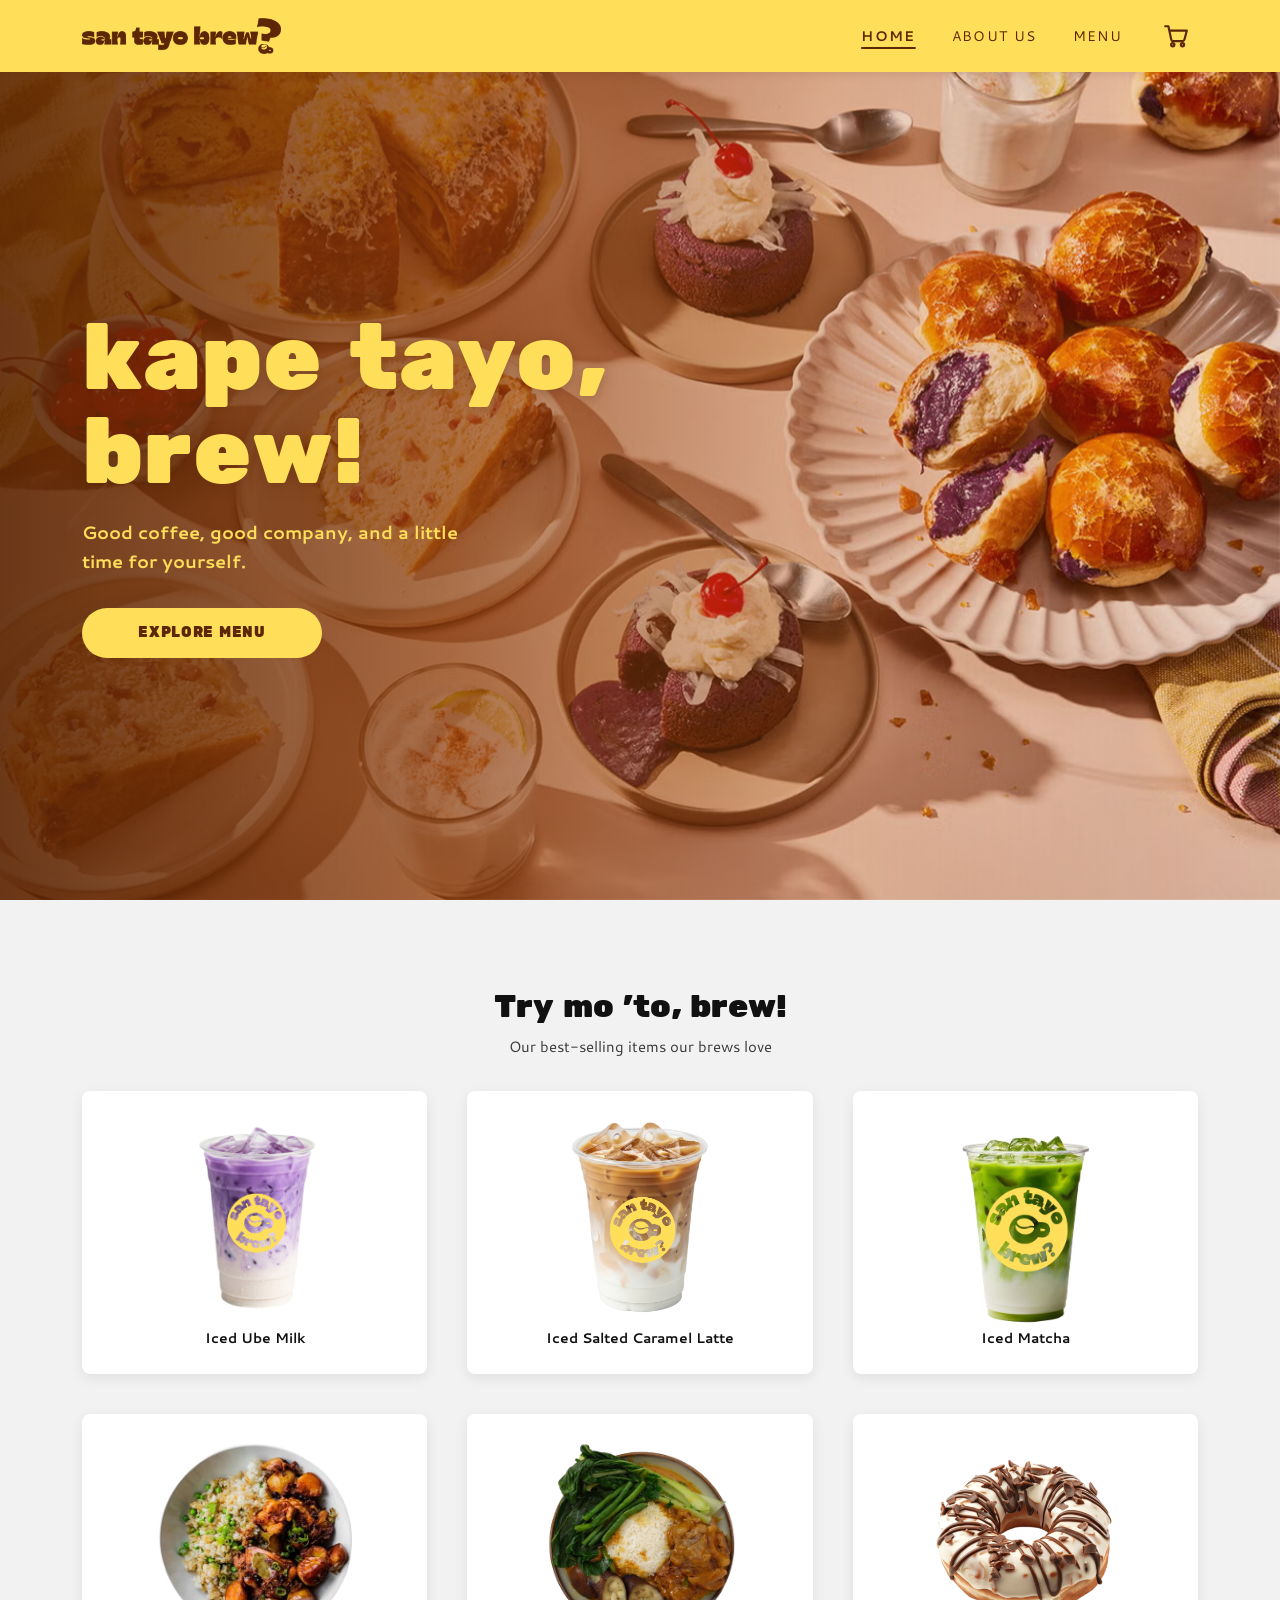
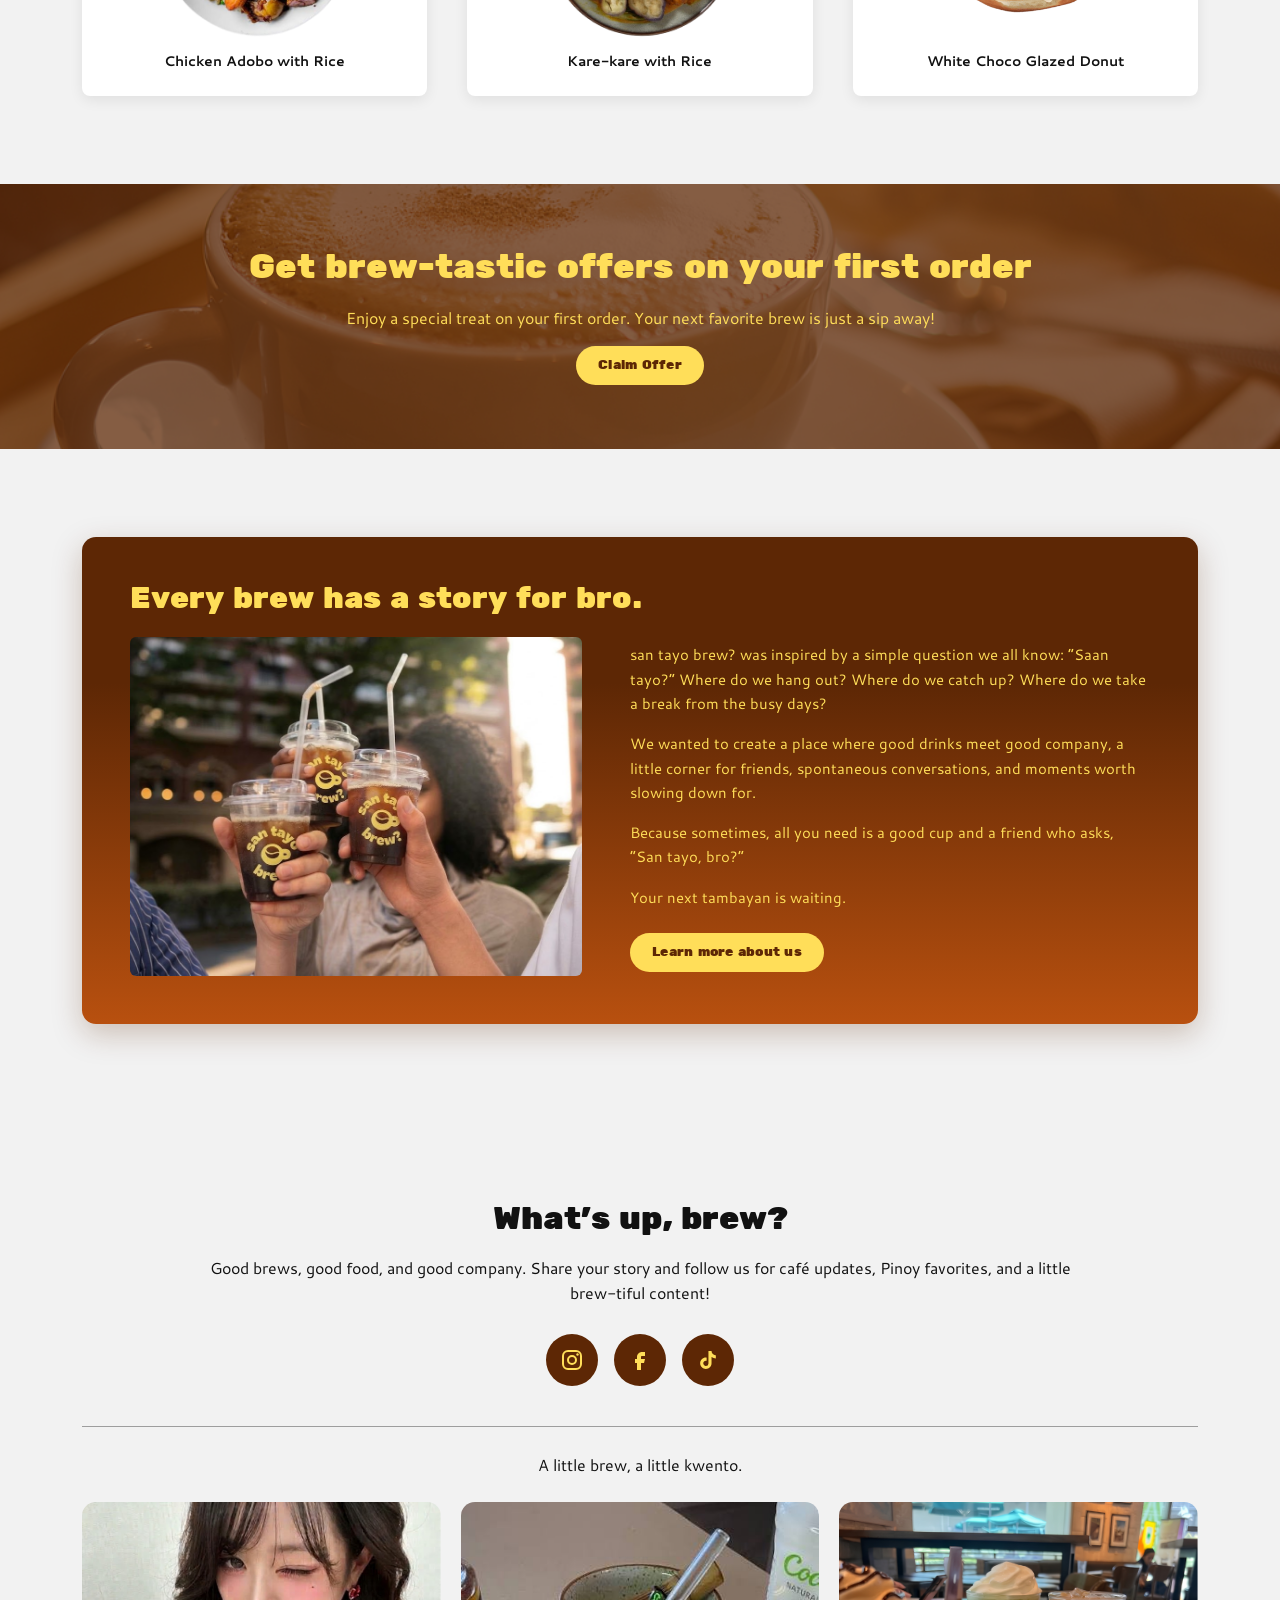
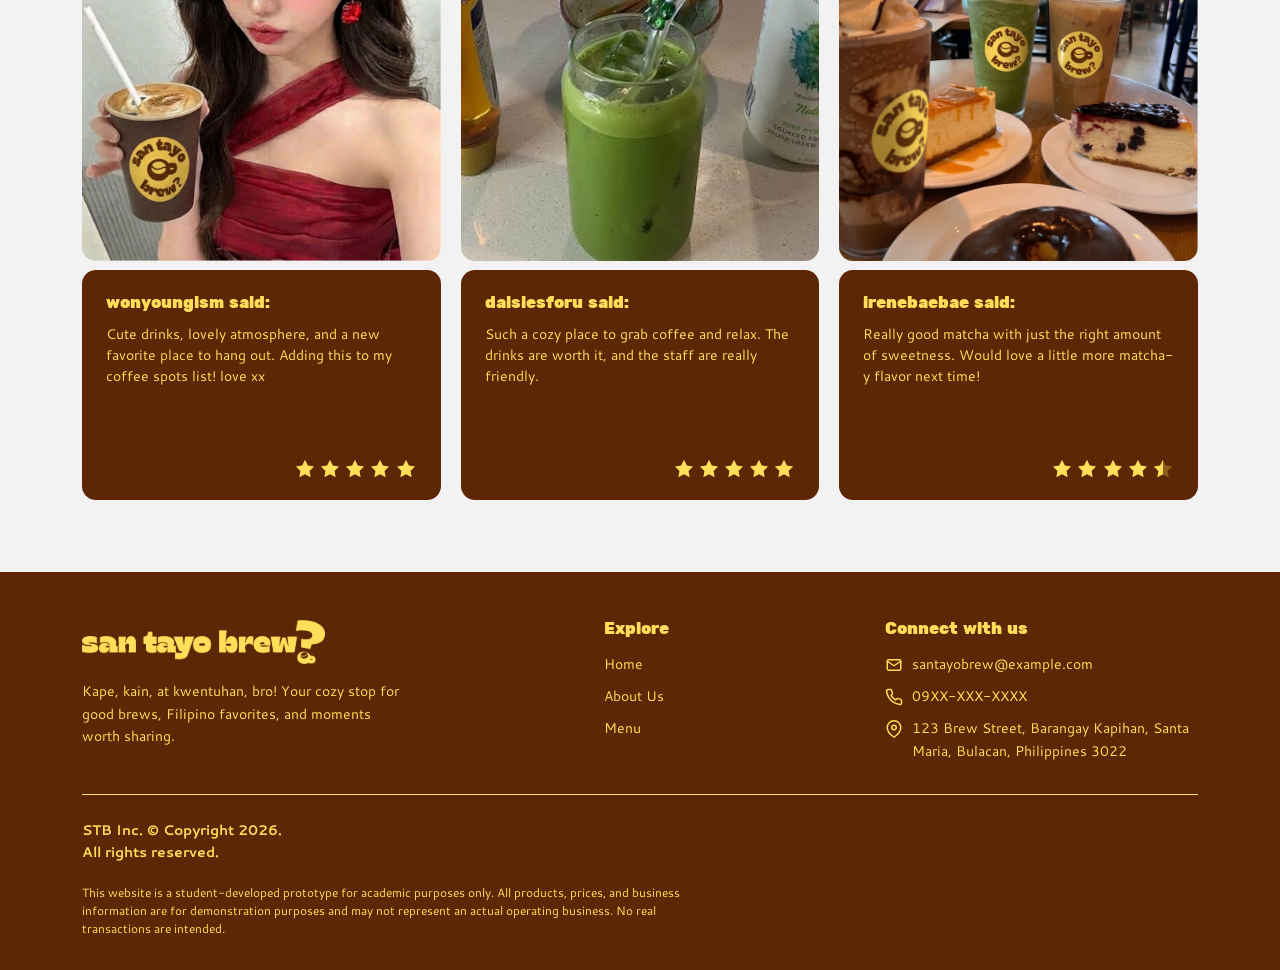
<file: index.html>
<!DOCTYPE html>
<html lang="en">
<head>
  <!-- Page info: character set, mobile viewport, search description and browser theme color -->
  <meta charset="UTF-8">
  <meta name="viewport" content="width=device-width, initial-scale=1.0">
  <meta name="description" content="san tayo brew? is a cozy Filipino café for good coffee, Pinoy favorites, and good company.">
  <meta name="theme-color" content="#FFDE59">
  <!-- Text shown on the browser tab -->
  <title>san tayo brew? | Home</title>

  <!-- Browser tab icon (san tayo brew? logo) -->
  <link rel="icon" type="image/png" href="images/logos/logo-circle-4.png">

  <!-- Google Fonts: Rubik One (headings, buttons) + Cantarell 400/700 (body) -->
  <link rel="preconnect" href="https://fonts.googleapis.com">
  <link rel="preconnect" href="https://fonts.gstatic.com" crossorigin>
  <link rel="stylesheet" href="https://fonts.googleapis.com/css2?family=Cantarell:wght@400;700&family=Rubik+One&display=swap">

  <!-- Shared stylesheet and script (used by every page; the script runs after the HTML loads) -->
  <link rel="stylesheet" href="style.css">
  <script src="script.js" defer></script>
</head>
<body class="page-home">

  <!-- Reusable star icons for the review ratings -->
  <svg class="svg-sprite" aria-hidden="true" focusable="false">
    <symbol id="icon-star" viewBox="0 0 24 24">
      <polygon points="12 2 15.09 8.26 22 9.27 17 14.14 18.18 21.02 12 17.77 5.82 21.02 7 14.14 2 9.27 8.91 8.26"/>
    </symbol>
    <symbol id="icon-star-half" viewBox="0 0 24 24">
      <polygon opacity="0.3" points="12 2 15.09 8.26 22 9.27 17 14.14 18.18 21.02 12 17.77 5.82 21.02 7 14.14 2 9.27 8.91 8.26"/>
      <polygon points="12 2 8.91 8.26 2 9.27 7 14.14 5.82 21.02 12 17.77"/>
    </symbol>
  </svg>

  <!-- Keyboard shortcut link that jumps past the navbar to the main content -->
  <a class="skip-link" href="#main">Skip to main content</a>

  <!-- ===== NAVBAR (shared) ===== -->
  <header class="site-header">
    <nav class="navbar" aria-label="Main navigation">
      <!-- Logo: links to Home, with a tooltip on hover/focus -->
      <a class="navbar__logo" href="index.html" aria-describedby="logoTooltip">
        <img src="images/logos/logo-brown.png" alt="san tayo brew? logo">
        <span class="navbar__tooltip" id="logoTooltip" role="tooltip">Go to the Home page</span> 
      </a>

      <!-- Page links (a dropdown on mobile, opened by the hamburger) -->
      <ul class="navbar__links" id="navLinks">
        <li><a class="navbar__link active" href="index.html" aria-current="page">Home</a></li>
        <li><a class="navbar__link" href="about.html">About Us</a></li>
        <li><a class="navbar__link" href="menu.html">Menu</a></li>
      </ul>

      <!-- Cart icon with item-count badge, and the mobile hamburger button -->
      <div class="navbar__actions">
        <a class="navbar__cart" id="cartLink" href="cart.html" aria-label="View cart">
          <svg class="navbar__cart-icon" viewBox="0 0 24 24" width="26" height="26" fill="none" stroke="currentColor" stroke-width="2" stroke-linecap="round" stroke-linejoin="round" aria-hidden="true" focusable="false">
            <circle cx="9" cy="20" r="1.5"/>
            <circle cx="18" cy="20" r="1.5"/>
            <path d="M2 3h3l2.6 12.2a2 2 0 0 0 2 1.6h8.2a2 2 0 0 0 2-1.5L22 7H6"/>
          </svg>
          <span class="navbar__cart-count is-hidden" id="cartCount">0</span>
        </a>
        <button class="navbar__toggle" id="hamburgerBtn" type="button" aria-label="Open menu" aria-expanded="false" aria-controls="navLinks">&#9776;</button>
      </div>
    </nav>
  </header>

  <!-- Main page content (the skip link jumps here) -->
  <main id="main">

    <!-- ===== 1. HERO ===== -->
    <section class="hero" aria-labelledby="heroTitle">
      <img class="hero__bg" src="images/hero-pastries.png" alt="Ube cheese pandesal, cakes, and pastries spread out on a café table" fetchpriority="high">
      <div class="hero__content container">
        <h1 class="hero__title" id="heroTitle">
          <span class="hero__title-line">kape</span>
          <span class="hero__title-line">tayo,</span>
          <span class="hero__title-line hero__title-line--last">brew!</span>
        </h1>
        <p class="hero__text">Good coffee, good company, and a little time for yourself.</p>
        <a class="btn btn--primary hero__btn" href="menu.html">Explore Menu</a>
      </div>
    </section>

    <!-- ===== 2. BEST SELLERS ===== -->
    <section class="best-sellers section" id="bestSellers" aria-labelledby="bestSellersTitle">
      <div class="container">
        <!-- Section heading and subtitle -->
        <header class="section-header">
          <h2 class="section-title" id="bestSellersTitle">Try mo &rsquo;to, brew!</h2>
          <p class="section-subtitle">Our best-selling items our brews love</p>
        </header>

        <!-- Best-seller cards: hovering a card shows its yellow description panel -->
        <div class="product-grid">
          <article class="product-card">
            <img class="product-card__img" src="images/menu-items/iced-ube-milk.png" alt="Iced ube milk in a san tayo brew? cup" loading="lazy">
            <h3 class="product-card__name">Iced Ube Milk</h3>
            <div class="menu-card__panel">
              <div class="menu-card__panel-top">
                <div class="menu-card__media"><img src="images/menu-items/iced-ube-milk.png" alt="" loading="lazy"></div>
                <p class="menu-card__panel-name">Iced Ube Milk</p>
              </div>
              <p class="menu-card__desc">A creamy Filipino favorite made with smooth milk and the earthy sweetness of purple yam.</p>
            </div>
          </article>
          <article class="product-card">
            <img class="product-card__img" src="images/menu-items/iced-salted-caramel-latte.png" alt="Iced salted caramel latte in a san tayo brew? cup" loading="lazy">
            <h3 class="product-card__name">Iced Salted Caramel Latte</h3>
            <div class="menu-card__panel">
              <div class="menu-card__panel-top">
                <div class="menu-card__media"><img src="images/menu-items/iced-salted-caramel-latte.png" alt="" loading="lazy"></div>
                <p class="menu-card__panel-name">Iced Salted Caramel Latte</p>
              </div>
              <p class="menu-card__desc">Rich espresso and creamy milk meet buttery salted caramel for a sweet and savory coffee indulgence.</p>
            </div>
          </article>
          <article class="product-card">
            <img class="product-card__img product-card__img--large" src="images/menu-items/iced-matcha.png" alt="Iced matcha latte in a san tayo brew? cup" loading="lazy">
            <h3 class="product-card__name">Iced Matcha</h3>
            <div class="menu-card__panel">
              <div class="menu-card__panel-top">
                <div class="menu-card__media"><img src="images/menu-items/iced-matcha.png" alt="" loading="lazy"></div>
                <p class="menu-card__panel-name">Iced Matcha</p>
              </div>
              <p class="menu-card__desc">Earthy Japanese matcha meets smooth, creamy milk for a refreshing and balanced drink.</p>
            </div>
          </article>
          <article class="product-card">
            <img class="product-card__img" src="images/menu-items/chicken-adobo-with-rice.png" alt="A plate of chicken adobo served with white rice" loading="lazy">
            <h3 class="product-card__name">Chicken Adobo with Rice</h3>
            <div class="menu-card__panel">
              <div class="menu-card__panel-top">
                <div class="menu-card__media"><img src="images/menu-items/chicken-adobo-with-rice.png" alt="" loading="lazy"></div>
                <p class="menu-card__panel-name">Chicken Adobo with Rice</p>
              </div>
              <p class="menu-card__desc">A Filipino classic of tender chicken simmered in soy sauce, vinegar, garlic, and spices for a savory, tangy, and deeply comforting taste.</p>
            </div>
          </article>
          <article class="product-card">
            <img class="product-card__img" src="images/menu-items/kare-kare-with-rice.png" alt="A bowl of kare-kare with vegetables and rice" loading="lazy">
            <h3 class="product-card__name">Kare-kare with Rice</h3>
            <div class="menu-card__panel">
              <div class="menu-card__panel-top">
                <div class="menu-card__media"><img src="images/menu-items/kare-kare-with-rice.png" alt="" loading="lazy"></div>
                <p class="menu-card__panel-name">Kare-kare with Rice</p>
              </div>
              <p class="menu-card__desc">A beloved Filipino stew featuring tender meat and vegetables in a rich, creamy peanut sauce, traditionally enjoyed with bagoong.</p>
            </div>
          </article>
          <article class="product-card">
            <img class="product-card__img" src="images/menu-items/white-choco-glazed-donut.png" alt="A donut with white chocolate glaze and chocolate drizzle" loading="lazy">
            <h3 class="product-card__name">White Choco Glazed Donut</h3>
            <div class="menu-card__panel">
              <div class="menu-card__panel-top">
                <div class="menu-card__media"><img src="images/menu-items/white-choco-glazed-donut.png" alt="" loading="lazy"></div>
                <p class="menu-card__panel-name">White Choco Glazed Donut</p>
              </div>
              <p class="menu-card__desc">A soft, fluffy donut finished with a smooth white chocolate coating for a creamy, sweet indulgence.</p>
            </div>
          </article>
        </div>
      </div>
    </section>

    <!-- ===== 3. PROMO BANNER ===== -->
    <aside class="promo-banner" id="promoBanner" aria-labelledby="promoTitle" aria-live="polite">
      <div class="promo-banner__content">
        <h2 class="promo-banner__title" id="promoTitle">Get brew-tastic offers on your first order</h2>
        <p class="promo-banner__text">Enjoy a special treat on your first order. Your next favorite brew is just a sip away!</p>
        <!-- Reveals the promo code (showPromoCode() in script.js) -->
        <button class="btn btn--primary btn--small" id="claimOfferBtn" type="button">Claim Offer</button>
      </div>
    </aside>

    <!-- ===== 4. BRAND STORY CARD ===== -->
    <section class="story section" aria-labelledby="storyTitle">
      <div class="container">
        <article class="story-card">
          <h2 class="story-card__title" id="storyTitle">Every brew has a story for bro.</h2>
          <!-- Story photo and text -->
          <div class="story-card__body">
            <img class="story-card__img" src="images/story-photo.png" alt="Friends raising their iced coffees in san tayo brew? cups for a toast" loading="lazy">
            <div class="story-card__text">
              <p>san tayo brew? was inspired by a simple question we all know: &ldquo;Saan tayo?&rdquo; Where do we hang out? Where do we catch up? Where do we take a break from the busy days?</p>
              <p>We wanted to create a place where good drinks meet good company, a little corner for friends, spontaneous conversations, and moments worth slowing down for.</p>
              <p>Because sometimes, all you need is a good cup and a friend who asks, &ldquo;San tayo, bro?&rdquo;</p>
              <p>Your next tambayan is waiting.</p>
              <a class="btn btn--primary btn--small story-card__btn" href="about.html">Learn more about us</a>
            </div>
          </div>
        </article>
      </div>
    </section>

    <!-- ===== 5. SOCIAL ===== -->
    <section class="social section" aria-labelledby="socialTitle">
      <div class="container">
        <h2 class="section-title" id="socialTitle">What&rsquo;s up, brew?</h2>
        <p class="social__text">Good brews, good food, and good company. Share your story and follow us for café updates, Pinoy favorites, and a little brew-tiful content!</p>

        <!-- Links to our social media pages (open in a new tab) -->
        <ul class="social__list">
          <li>
            <a class="social__link" href="https://www.instagram.com/" target="_blank" rel="noopener noreferrer" aria-label="san tayo brew? on Instagram (opens in a new tab)">
              <svg viewBox="0 0 24 24" width="24" height="24" fill="none" stroke="currentColor" stroke-width="2" aria-hidden="true" focusable="false">
                <rect x="3" y="3" width="18" height="18" rx="5"/>
                <circle cx="12" cy="12" r="4"/>
                <circle cx="17.5" cy="6.5" r="1.2" fill="currentColor" stroke="none"/>
              </svg>
            </a>
          </li>
          <li>
            <a class="social__link" href="https://www.facebook.com/" target="_blank" rel="noopener noreferrer" aria-label="san tayo brew? on Facebook (opens in a new tab)">
              <svg viewBox="0 0 24 24" width="24" height="24" fill="currentColor" aria-hidden="true" focusable="false">
                <path d="M14 8h3V4h-3c-2.76 0-5 2.24-5 5v2H7v4h2v7h4v-7h3l1-4h-4V9c0-.55.45-1 1-1z"/>
              </svg>
            </a>
          </li>
          <li>
            <a class="social__link" href="https://www.tiktok.com/" target="_blank" rel="noopener noreferrer" aria-label="san tayo brew? on TikTok (opens in a new tab)">
              <svg viewBox="0 0 24 24" width="24" height="24" fill="currentColor" aria-hidden="true" focusable="false">
                <path d="M16.6 5.82A4.28 4.28 0 0 1 15.54 3h-3.09v12.4a2.59 2.59 0 0 1-2.59 2.5c-1.42 0-2.6-1.16-2.6-2.6 0-1.72 1.66-3.01 3.37-2.48V9.66c-3.45-.46-6.47 2.22-6.47 5.64 0 3.33 2.76 5.7 5.69 5.7 3.14 0 5.69-2.55 5.69-5.7V9.01a7.35 7.35 0 0 0 4.3 1.38V7.3s-1.88.09-3.24-1.48z"/>
              </svg>
            </a>
          </li>
        </ul>

        <!-- Divider before the reviews -->
        <hr class="divider">
      </div>
    </section>

    <!-- ===== 6. REVIEWS (3-column grid on desktop, swipe carousel on mobile) ===== -->
    <section class="reviews" aria-labelledby="reviewsTitle">
      <div class="container">
        <h2 class="reviews__title" id="reviewsTitle">A little brew, a little kwento.</h2>

        <div class="reviews__carousel">
          <!-- Review cards: photo, reviewer, review text and star rating -->
          <div class="reviews__track" id="reviewsTrack">

            <article class="review" aria-label="Review 1 of 3">
              <img class="review__photo" src="images/review-1.png" alt="wonyoungism holding an iced coffee in a san tayo brew? cup" loading="lazy">
              <div class="review__card">
                <h3 class="review__author">wonyoungism said:</h3>
                <p class="review__text">Cute drinks, lovely atmosphere, and a new favorite place to hang out. Adding this to my coffee spots list! love xx</p>
                <div class="review__rating" role="img" aria-label="Rated 5 out of 5 stars">
                  <svg class="review__star" aria-hidden="true" focusable="false"><use href="#icon-star"></use></svg>
                  <svg class="review__star" aria-hidden="true" focusable="false"><use href="#icon-star"></use></svg>
                  <svg class="review__star" aria-hidden="true" focusable="false"><use href="#icon-star"></use></svg>
                  <svg class="review__star" aria-hidden="true" focusable="false"><use href="#icon-star"></use></svg>
                  <svg class="review__star" aria-hidden="true" focusable="false"><use href="#icon-star"></use></svg>
                </div>
              </div>
            </article>

            <article class="review" aria-label="Review 2 of 3">
              <img class="review__photo" src="images/review-2.png" alt="Iced drinks, a chocolate donut, and cheesecake on a café table" loading="lazy">
              <div class="review__card">
                <h3 class="review__author">daisiesforu said:</h3>
                <p class="review__text">Such a cozy place to grab coffee and relax. The drinks are worth it, and the staff are really friendly.</p>
                <div class="review__rating" role="img" aria-label="Rated 5 out of 5 stars">
                  <svg class="review__star" aria-hidden="true" focusable="false"><use href="#icon-star"></use></svg>
                  <svg class="review__star" aria-hidden="true" focusable="false"><use href="#icon-star"></use></svg>
                  <svg class="review__star" aria-hidden="true" focusable="false"><use href="#icon-star"></use></svg>
                  <svg class="review__star" aria-hidden="true" focusable="false"><use href="#icon-star"></use></svg>
                  <svg class="review__star" aria-hidden="true" focusable="false"><use href="#icon-star"></use></svg>
                </div>
              </div>
            </article>

            <article class="review" aria-label="Review 3 of 3">
              <img class="review__photo" src="images/review-3.png" alt="A tall glass of iced matcha latte with a green straw" loading="lazy">
              <div class="review__card">
                <h3 class="review__author">irenebaebae said:</h3>
                <p class="review__text">Really good matcha with just the right amount of sweetness. Would love a little more matcha-y flavor next time!</p>
                <div class="review__rating" role="img" aria-label="Rated 4.5 out of 5 stars">
                  <svg class="review__star" aria-hidden="true" focusable="false"><use href="#icon-star"></use></svg>
                  <svg class="review__star" aria-hidden="true" focusable="false"><use href="#icon-star"></use></svg>
                  <svg class="review__star" aria-hidden="true" focusable="false"><use href="#icon-star"></use></svg>
                  <svg class="review__star" aria-hidden="true" focusable="false"><use href="#icon-star"></use></svg>
                  <svg class="review__star" aria-hidden="true" focusable="false"><use href="#icon-star-half"></use></svg>
                </div>
              </div>
            </article>

          </div>

          <!-- Carousel controls (shown on mobile only) -->
          <button class="reviews__next" id="reviewNextBtn" type="button" aria-label="Show next review">
            <svg viewBox="0 0 24 24" width="28" height="28" fill="none" stroke="currentColor" stroke-width="2.5" stroke-linecap="round" stroke-linejoin="round" aria-hidden="true" focusable="false">
              <path d="m9 18 6-6-6-6"/>
            </svg>
          </button>
          <div class="reviews__dots" id="reviewDots">
            <button class="reviews__dot is-active" type="button" aria-label="Show review 1" aria-current="true"></button>
            <button class="reviews__dot" type="button" aria-label="Show review 2" aria-current="false"></button>
            <button class="reviews__dot" type="button" aria-label="Show review 3" aria-current="false"></button>
          </div>
        </div>
      </div>
    </section>

  </main>

  <!-- ===== FOOTER (shared) ===== -->
  <footer class="site-footer">
    <div class="container">
      <div class="footer__grid">
        <!-- Footer logo and short brand blurb -->
        <section class="footer__brand" aria-label="About san tayo brew?">
          <img class="footer__logo" src="images/logos/logo-yellow.png" alt="san tayo brew? logo" loading="lazy">
          <p class="footer__blurb">Kape, kain, at kwentuhan, bro! Your cozy stop for good brews, Filipino favorites, and moments worth sharing.</p>
        </section>

        <!-- Explore: links to the main pages (same order as the navbar) -->
        <nav class="footer__col" aria-labelledby="footerExploreTitle">
          <h2 class="footer__title" id="footerExploreTitle">Explore</h2>
          <ul class="footer__list">
            <li><a class="footer__link" href="index.html" aria-current="page">Home</a></li>
            <li><a class="footer__link" href="about.html">About Us</a></li>
            <li><a class="footer__link" href="menu.html">Menu</a></li>
          </ul>
        </nav>

        <!-- Contact details: email, phone and address -->
        <section class="footer__col" aria-labelledby="footerContactTitle">
          <h2 class="footer__title" id="footerContactTitle">Connect with us</h2>
          <address class="footer__contact">
            <ul class="footer__list">
              <li class="footer__contact-item">
                <svg class="footer__icon" viewBox="0 0 24 24" width="18" height="18" fill="none" stroke="currentColor" stroke-width="2" stroke-linecap="round" stroke-linejoin="round" aria-hidden="true" focusable="false">
                  <rect x="3" y="5" width="18" height="14" rx="2"/><path d="m3 7 9 6 9-6"/>
                </svg>
                <a class="footer__link" href="mailto:santayobrew@example.com">santayobrew@example.com</a>
              </li>
              <li class="footer__contact-item">
                <svg class="footer__icon" viewBox="0 0 24 24" width="18" height="18" fill="none" stroke="currentColor" stroke-width="2" stroke-linecap="round" stroke-linejoin="round" aria-hidden="true" focusable="false">
                  <path d="M22 16.92v3a2 2 0 0 1-2.18 2 19.79 19.79 0 0 1-8.63-3.07 19.5 19.5 0 0 1-6-6 19.79 19.79 0 0 1-3.07-8.67A2 2 0 0 1 4.11 2h3a2 2 0 0 1 2 1.72c.13.96.36 1.9.7 2.81a2 2 0 0 1-.45 2.11L8.09 9.91a16 16 0 0 0 6 6l1.27-1.27a2 2 0 0 1 2.11-.45c.91.34 1.85.57 2.81.7A2 2 0 0 1 22 16.92z"/>
                </svg>
                <span>09XX-XXX-XXXX</span>
              </li>
              <li class="footer__contact-item">
                <svg class="footer__icon" viewBox="0 0 24 24" width="18" height="18" fill="none" stroke="currentColor" stroke-width="2" stroke-linecap="round" stroke-linejoin="round" aria-hidden="true" focusable="false">
                  <path d="M21 10c0 7-9 13-9 13s-9-6-9-13a9 9 0 0 1 18 0z"/><circle cx="12" cy="10" r="3"/>
                </svg>
                <span>123 Brew Street, Barangay Kapihan, Santa Maria, Bulacan, Philippines 3022</span>
              </li>
            </ul>
          </address>
        </section>
      </div>

      <hr class="footer__divider">

      <!-- Copyright and prototype disclaimer -->
      <div class="footer__bottom">
        <p class="footer__copyright">STB Inc. &copy; Copyright 2026.<br>All rights reserved.</p>
        <p class="footer__disclaimer">This website is a student-developed prototype for academic purposes only. All products, prices, and business information are for demonstration purposes and may not represent an actual operating business. No real transactions are intended.</p>
      </div>
    </div>
  </footer>

</body>
</html>
</file>
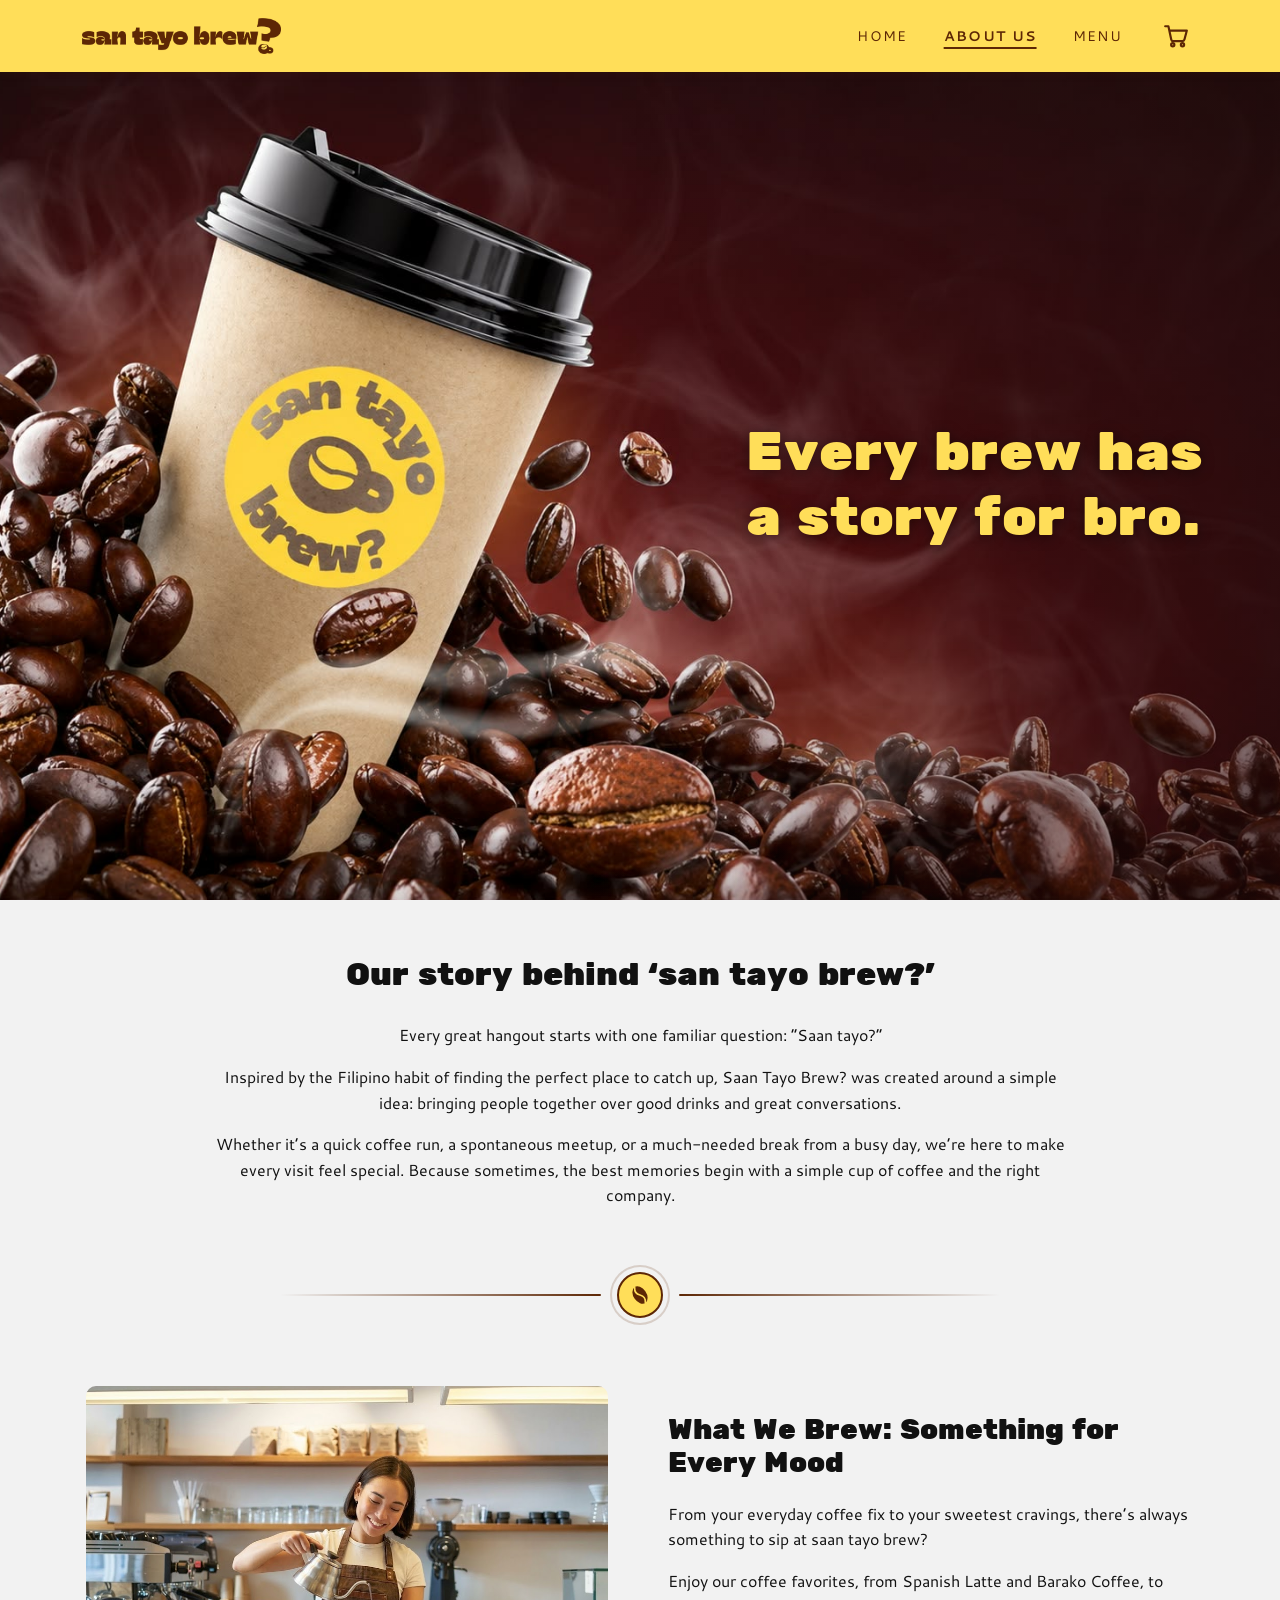
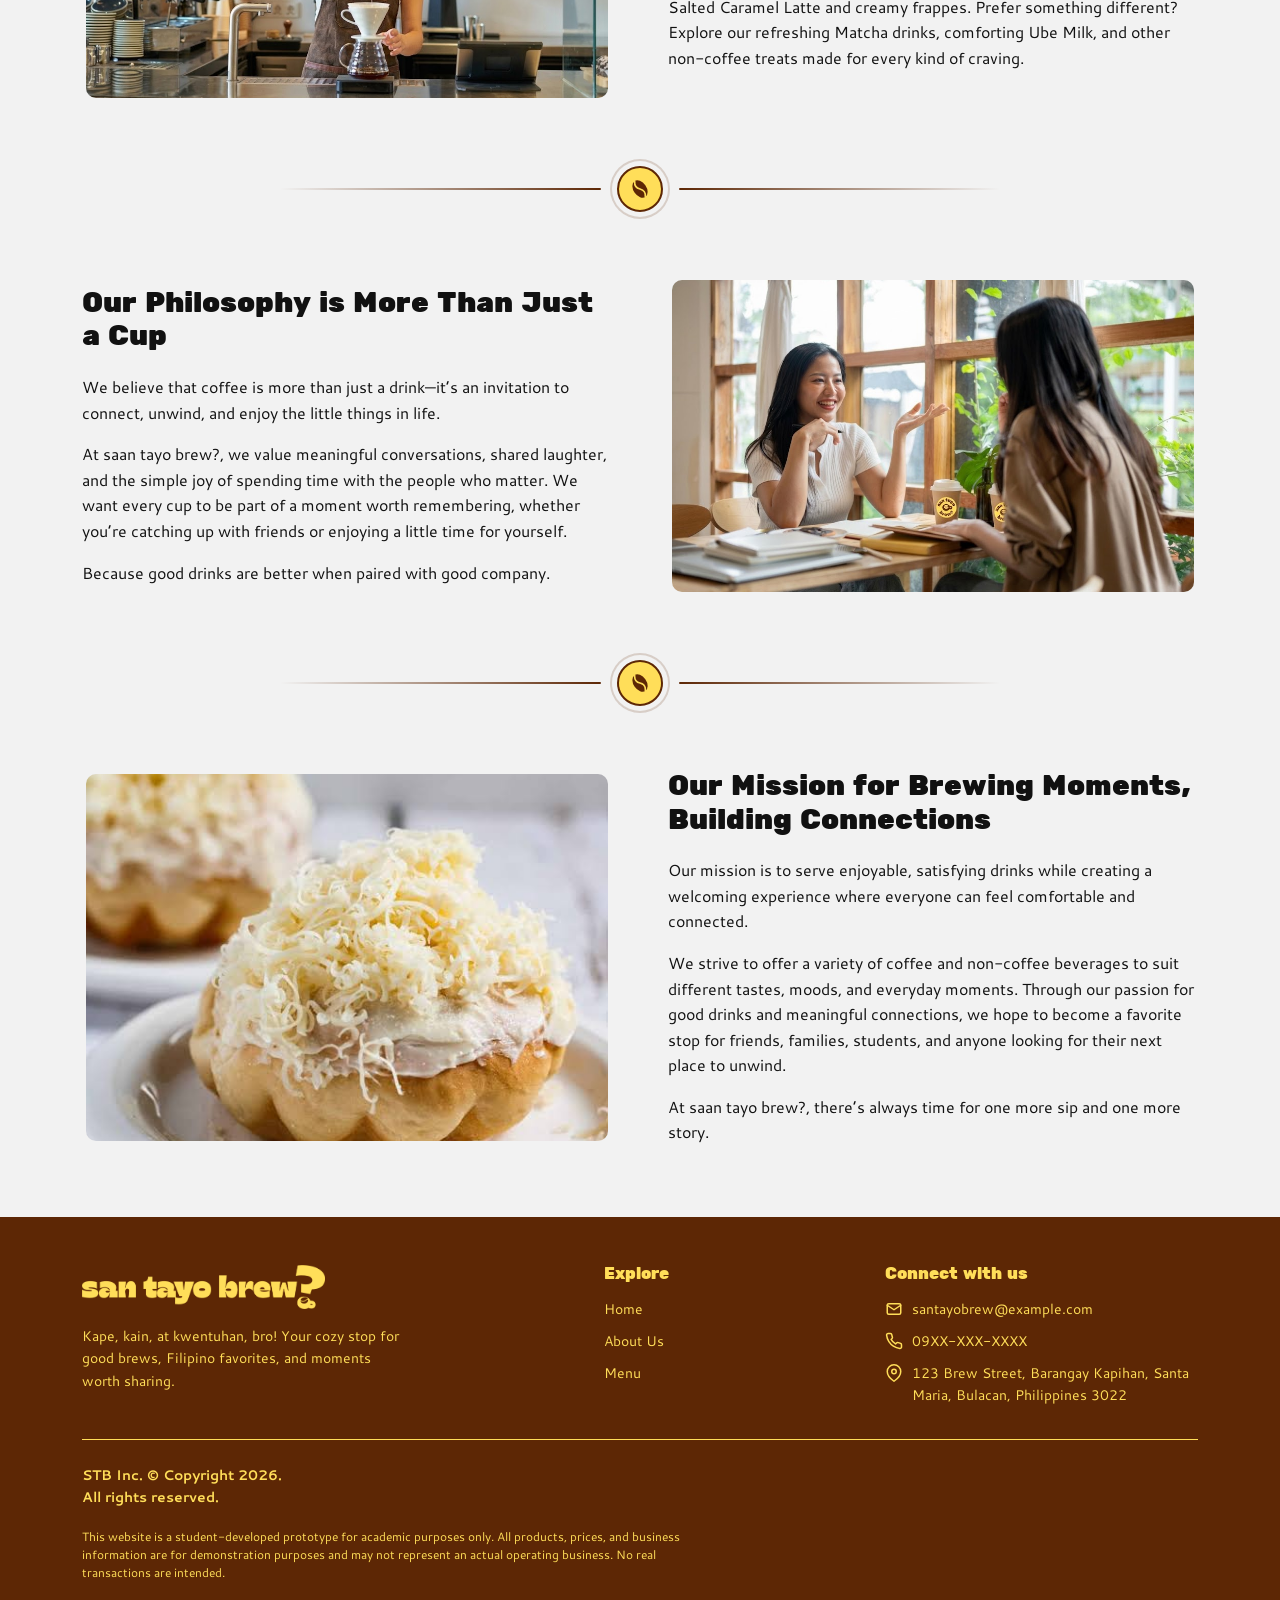
<file: about.html>
<!DOCTYPE html>
<html lang="en">
<head>
  <!-- Page info: character set, mobile viewport, search description and browser theme color -->
  <meta charset="UTF-8">
  <meta name="viewport" content="width=device-width, initial-scale=1.0">
  <meta name="description" content="The story behind san tayo brew?, a Filipino café built around good drinks and great conversations.">
  <meta name="theme-color" content="#FFDE59">
  <!-- Text shown on the browser tab -->
  <title>san tayo brew? | About Us</title>

  <!-- Browser tab icon (san tayo brew? logo) -->
  <link rel="icon" type="image/png" href="images/logos/logo-circle-4.png">

  <!-- Google Fonts: Rubik One (headings, buttons) + Cantarell 400/700 (body) -->
  <link rel="preconnect" href="https://fonts.googleapis.com">
  <link rel="preconnect" href="https://fonts.gstatic.com" crossorigin>
  <link rel="stylesheet" href="https://fonts.googleapis.com/css2?family=Cantarell:wght@400;700&family=Rubik+One&display=swap">

  <!-- Shared stylesheet and script (used by every page; the script runs after the HTML loads) -->
  <link rel="stylesheet" href="style.css">
  <script src="script.js" defer></script>
</head>
<body class="page-about">

  <!-- Keyboard shortcut link that jumps past the navbar to the main content -->
  <a class="skip-link" href="#main">Skip to main content</a>

  <!-- ===== NAVBAR (shared) ===== -->
  <header class="site-header">
    <nav class="navbar" aria-label="Main navigation">
      <!-- Logo: links to Home, with a tooltip on hover/focus -->
      <a class="navbar__logo" href="index.html" aria-describedby="logoTooltip">
        <img src="images/logos/logo-brown.png" alt="san tayo brew? logo">
        <span class="navbar__tooltip" id="logoTooltip" role="tooltip">Go to the Home page</span>
      </a>

      <!-- Page links (a dropdown on mobile, opened by the hamburger) -->
      <ul class="navbar__links" id="navLinks">
        <li><a class="navbar__link" href="index.html">Home</a></li>
        <li><a class="navbar__link active" href="about.html" aria-current="page">About Us</a></li>
        <li><a class="navbar__link" href="menu.html">Menu</a></li>
      </ul>

      <!-- Cart icon with item-count badge, and the mobile hamburger button -->
      <div class="navbar__actions">
        <a class="navbar__cart" id="cartLink" href="cart.html" aria-label="View cart">
          <svg class="navbar__cart-icon" viewBox="0 0 24 24" width="26" height="26" fill="none" stroke="currentColor" stroke-width="2" stroke-linecap="round" stroke-linejoin="round" aria-hidden="true" focusable="false">
            <circle cx="9" cy="20" r="1.5"/>
            <circle cx="18" cy="20" r="1.5"/>
            <path d="M2 3h3l2.6 12.2a2 2 0 0 0 2 1.6h8.2a2 2 0 0 0 2-1.5L22 7H6"/>
          </svg>
          <span class="navbar__cart-count is-hidden" id="cartCount">0</span>
        </a>
        <button class="navbar__toggle" id="hamburgerBtn" type="button" aria-label="Open menu" aria-expanded="false" aria-controls="navLinks">&#9776;</button>
      </div>
    </nav>
  </header>

  <!-- Main page content (the skip link jumps here) -->
  <main id="main">

    <!-- ===== ABOUT HERO ===== -->
    <section class="about-hero" aria-labelledby="aboutTitle">
      <!-- Heading over the full-screen photo -->
      <h1 class="about-hero__title" id="aboutTitle">
        <span class="about-hero__title-line">Every brew has</span>
        <span class="about-hero__title-line">a story for bro.</span>
      </h1>
      <img class="about-hero__img" src="images/about-hero.jpg" alt="A san tayo brew? paper coffee cup surrounded by falling roasted coffee beans and rising steam" fetchpriority="high">
    </section>

    <!-- ===== OUR STORY ===== -->
    <section class="about-story section" aria-labelledby="storyHeading">
      <div class="container">
        <div class="about-story__inner">
          <h2 class="about-story__title" id="storyHeading">Our story behind &lsquo;san tayo brew?&rsquo;</h2>
          <div class="about-story__text">
            <p>Every great hangout starts with one familiar question: &ldquo;Saan tayo?&rdquo;</p>
            <p>Inspired by the Filipino habit of finding the perfect place to catch up, Saan Tayo Brew? was created around a simple idea: bringing people together over good drinks and great conversations.</p>
            <p>Whether it&rsquo;s a quick coffee run, a spontaneous meetup, or a much-needed break from a busy day, we&rsquo;re here to make every visit feel special. Because sometimes, the best memories begin with a simple cup of coffee and the right company.</p>
          </div>
        </div>
      </div>
    </section>

    <!-- ===== PHOTO + TEXT SECTIONS ===== -->
    <div class="about-features container">

      <!-- Section divider (decorative) -->
      <div class="about-divider" aria-hidden="true">
        <span class="about-divider__badge">
          <svg viewBox="0 0 24 24" width="24" height="24" focusable="false">
            <g transform="rotate(-35 12 12)">
              <ellipse cx="12" cy="12" rx="6.5" ry="9.5" fill="currentColor"/>
              <path d="M12 2.8c-2.6 3-2.6 6.2 0 9.2s2.6 6.2 0 9.2" fill="none" stroke="#FFDE59" stroke-width="1.6" stroke-linecap="round"/>
            </g>
          </svg>
        </span>
      </div>

      <!-- Section 1: photo left, text right -->
      <section class="about-feature" aria-labelledby="brewHeading">
        <figure class="about-feature__media">
          <img class="about-feature__img" src="images/barista-brewing.png" alt="A smiling barista pouring hot water over a pour-over coffee dripper" loading="lazy">
        </figure>
        <div class="about-feature__text">
          <h2 class="about-feature__title" id="brewHeading">What We Brew: Something for Every Mood</h2>
          <p>From your everyday coffee fix to your sweetest cravings, there&rsquo;s always something to sip at saan tayo brew?</p>
          <p>Enjoy our coffee favorites, from Spanish Latte and Barako Coffee, to Salted Caramel Latte and creamy frappes. Prefer something different? Explore our refreshing Matcha drinks, comforting Ube Milk, and other non-coffee treats made for every kind of craving.</p>
        </div>
      </section>

      <!-- Section divider (decorative) -->
      <div class="about-divider" aria-hidden="true">
        <span class="about-divider__badge">
          <svg viewBox="0 0 24 24" width="24" height="24" focusable="false">
            <g transform="rotate(-35 12 12)">
              <ellipse cx="12" cy="12" rx="6.5" ry="9.5" fill="currentColor"/>
              <path d="M12 2.8c-2.6 3-2.6 6.2 0 9.2s2.6 6.2 0 9.2" fill="none" stroke="#FFDE59" stroke-width="1.6" stroke-linecap="round"/>
            </g>
          </svg>
        </span>
      </div>

      <!-- Section 2: text left, photo right (photo moves first on mobile with CSS order) -->
      <section class="about-feature about-feature--reverse" aria-labelledby="philosophyHeading">
        <div class="about-feature__text">
          <h2 class="about-feature__title" id="philosophyHeading">Our Philosophy is More Than Just a Cup</h2>
          <p>We believe that coffee is more than just a drink&mdash;it&rsquo;s an invitation to connect, unwind, and enjoy the little things in life.</p>
          <p>At saan tayo brew?, we value meaningful conversations, shared laughter, and the simple joy of spending time with the people who matter. We want every cup to be part of a moment worth remembering, whether you&rsquo;re catching up with friends or enjoying a little time for yourself.</p>
          <p>Because good drinks are better when paired with good company.</p>
        </div>
        <figure class="about-feature__media">
          <img class="about-feature__img" src="images/about-friends.png" alt="Two friends laughing together over coffee at a café table by the window" loading="lazy">
        </figure>
      </section>

      <!-- Section divider (decorative) -->
      <div class="about-divider" aria-hidden="true">
        <span class="about-divider__badge">
          <svg viewBox="0 0 24 24" width="24" height="24" focusable="false">
            <g transform="rotate(-35 12 12)">
              <ellipse cx="12" cy="12" rx="6.5" ry="9.5" fill="currentColor"/>
              <path d="M12 2.8c-2.6 3-2.6 6.2 0 9.2s2.6 6.2 0 9.2" fill="none" stroke="#FFDE59" stroke-width="1.6" stroke-linecap="round"/>
            </g>
          </svg>
        </span>
      </div>

      <!-- Section 3: photo left, text right -->
      <section class="about-feature" aria-labelledby="missionHeading">
        <figure class="about-feature__media">
          <img class="about-feature__img" src="images/about-ensaymada.png" alt="A close-up of a soft ensaymada topped with grated cheese" loading="lazy">
        </figure>
        <div class="about-feature__text">
          <h2 class="about-feature__title" id="missionHeading">Our Mission for Brewing Moments, Building Connections</h2>
          <p>Our mission is to serve enjoyable, satisfying drinks while creating a welcoming experience where everyone can feel comfortable and connected.</p>
          <p>We strive to offer a variety of coffee and non-coffee beverages to suit different tastes, moods, and everyday moments. Through our passion for good drinks and meaningful connections, we hope to become a favorite stop for friends, families, students, and anyone looking for their next place to unwind.</p>
          <p>At saan tayo brew?, there&rsquo;s always time for one more sip and one more story.</p>
        </div>
      </section>

    </div>

  </main>

  <!-- ===== FOOTER (shared) ===== -->
  <footer class="site-footer">
    <div class="container">
      <div class="footer__grid">
        <!-- Footer logo and short brand blurb -->
        <section class="footer__brand" aria-label="About san tayo brew?">
          <img class="footer__logo" src="images/logos/logo-yellow.png" alt="san tayo brew? logo" loading="lazy">
          <p class="footer__blurb">Kape, kain, at kwentuhan, bro! Your cozy stop for good brews, Filipino favorites, and moments worth sharing.</p>
        </section>

        <!-- Explore: links to the main pages (same order as the navbar) -->
        <nav class="footer__col" aria-labelledby="footerExploreTitle">
          <h2 class="footer__title" id="footerExploreTitle">Explore</h2>
          <ul class="footer__list">
            <li><a class="footer__link" href="index.html">Home</a></li>
            <li><a class="footer__link" href="about.html" aria-current="page">About Us</a></li>
            <li><a class="footer__link" href="menu.html">Menu</a></li>
          </ul>
        </nav>

        <!-- Contact details: email, phone and address -->
        <section class="footer__col" aria-labelledby="footerContactTitle">
          <h2 class="footer__title" id="footerContactTitle">Connect with us</h2>
          <address class="footer__contact">
            <ul class="footer__list">
              <li class="footer__contact-item">
                <svg class="footer__icon" viewBox="0 0 24 24" width="18" height="18" fill="none" stroke="currentColor" stroke-width="2" stroke-linecap="round" stroke-linejoin="round" aria-hidden="true" focusable="false">
                  <rect x="3" y="5" width="18" height="14" rx="2"/><path d="m3 7 9 6 9-6"/>
                </svg>
                <a class="footer__link" href="mailto:santayobrew@example.com">santayobrew@example.com</a>
              </li>
              <li class="footer__contact-item">
                <svg class="footer__icon" viewBox="0 0 24 24" width="18" height="18" fill="none" stroke="currentColor" stroke-width="2" stroke-linecap="round" stroke-linejoin="round" aria-hidden="true" focusable="false">
                  <path d="M22 16.92v3a2 2 0 0 1-2.18 2 19.79 19.79 0 0 1-8.63-3.07 19.5 19.5 0 0 1-6-6 19.79 19.79 0 0 1-3.07-8.67A2 2 0 0 1 4.11 2h3a2 2 0 0 1 2 1.72c.13.96.36 1.9.7 2.81a2 2 0 0 1-.45 2.11L8.09 9.91a16 16 0 0 0 6 6l1.27-1.27a2 2 0 0 1 2.11-.45c.91.34 1.85.57 2.81.7A2 2 0 0 1 22 16.92z"/>
                </svg>
                <span>09XX-XXX-XXXX</span>
              </li>
              <li class="footer__contact-item">
                <svg class="footer__icon" viewBox="0 0 24 24" width="18" height="18" fill="none" stroke="currentColor" stroke-width="2" stroke-linecap="round" stroke-linejoin="round" aria-hidden="true" focusable="false">
                  <path d="M21 10c0 7-9 13-9 13s-9-6-9-13a9 9 0 0 1 18 0z"/><circle cx="12" cy="10" r="3"/>
                </svg>
                <span>123 Brew Street, Barangay Kapihan, Santa Maria, Bulacan, Philippines 3022</span>
              </li>
            </ul>
          </address>
        </section>
      </div>

      <hr class="footer__divider">

      <!-- Copyright and prototype disclaimer -->
      <div class="footer__bottom">
        <p class="footer__copyright">STB Inc. &copy; Copyright 2026.<br>All rights reserved.</p>
        <p class="footer__disclaimer">This website is a student-developed prototype for academic purposes only. All products, prices, and business information are for demonstration purposes and may not represent an actual operating business. No real transactions are intended.</p>
      </div>
    </div>
  </footer>

</body>
</html>
</file>
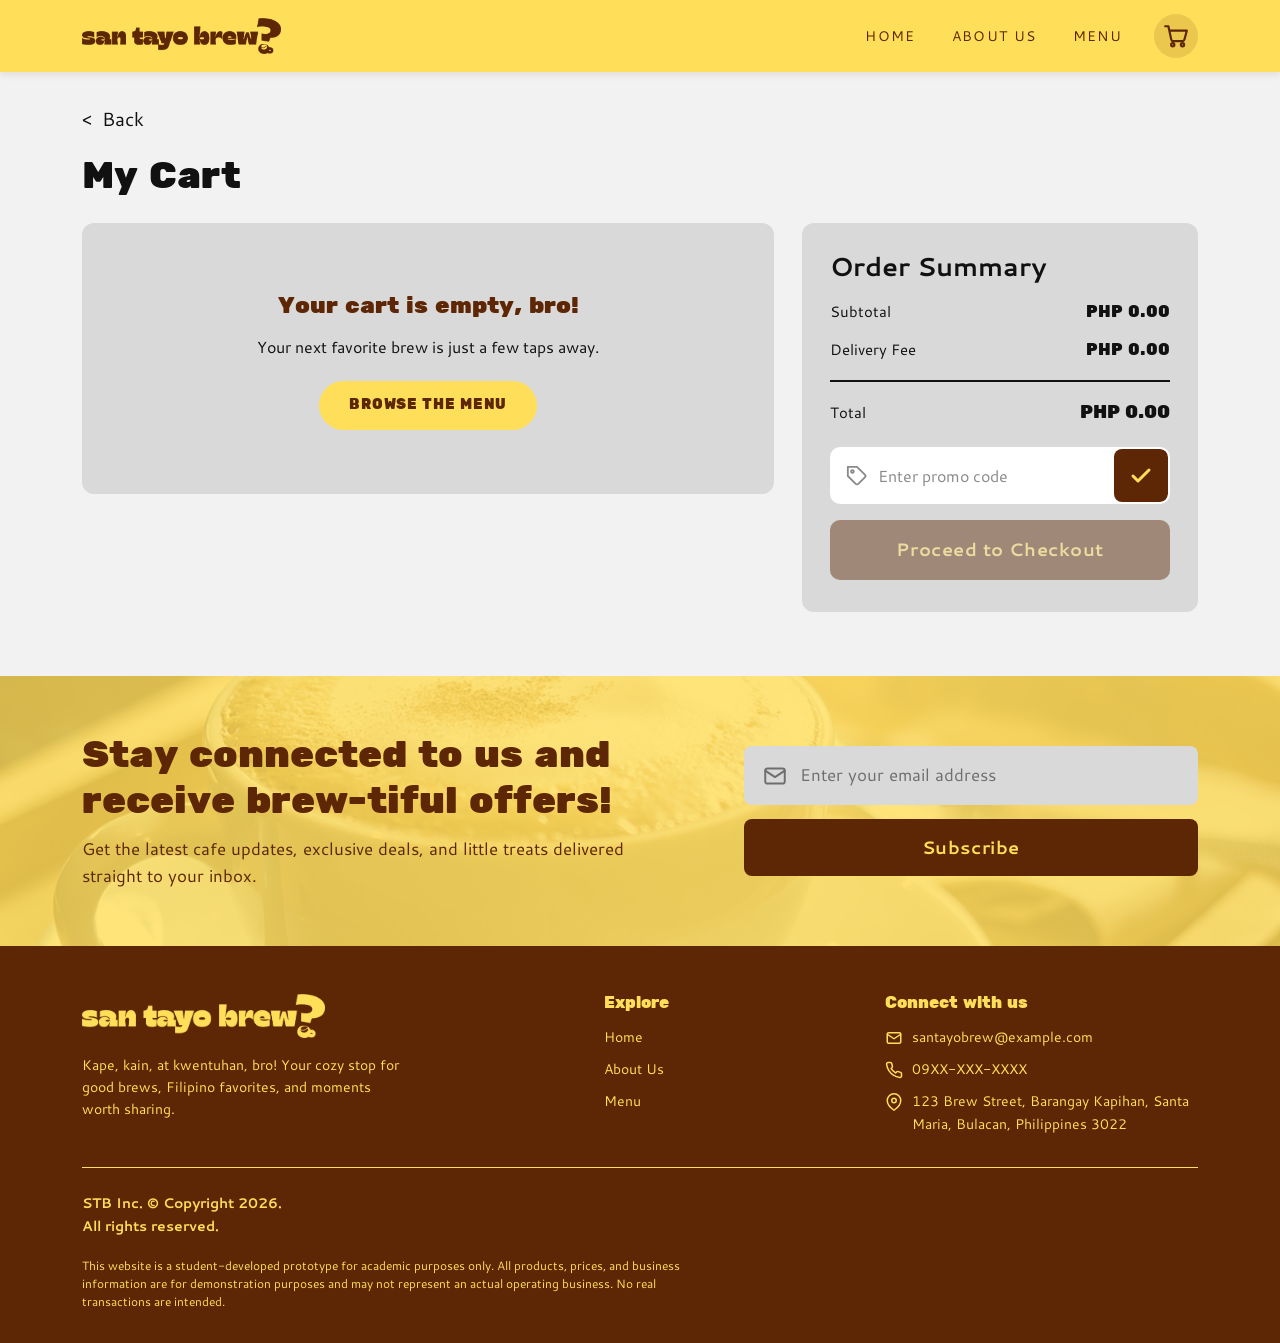
<file: cart.html>
<!DOCTYPE html>
<html lang="en">
<head>
  <!-- Page info: character set, mobile viewport, search description and browser theme color -->
  <meta charset="UTF-8">
  <meta name="viewport" content="width=device-width, initial-scale=1.0">
  <meta name="description" content="Review the items in your san tayo brew? cart, apply a promo code, and proceed to checkout.">
  <meta name="theme-color" content="#FFDE59">
  <!-- Text shown on the browser tab -->
  <title>san tayo brew? | My Cart</title>

  <!-- Browser tab icon (san tayo brew? logo) -->
  <link rel="icon" type="image/png" href="images/logos/logo-circle-4.png">

  <!-- Google Fonts: Rubik One (headings, buttons) + Cantarell 400/700 (body) -->
  <link rel="preconnect" href="https://fonts.googleapis.com">
  <link rel="preconnect" href="https://fonts.gstatic.com" crossorigin>
  <link rel="stylesheet" href="https://fonts.googleapis.com/css2?family=Cantarell:ital,wght@0,400;0,700;1,400&family=Rubik+One&display=swap">

  <!-- Shared stylesheet and script (used by every page; the script runs after the HTML loads) -->
  <link rel="stylesheet" href="style.css">
  <script src="script.js" defer></script>
</head>
<body class="page-cart">

  <!-- Keyboard shortcut link that jumps past the navbar to the main content -->
  <a class="skip-link" href="#main">Skip to main content</a>

  <!-- ===== NAVBAR (shared) ===== -->
  <header class="site-header">
    <nav class="navbar" aria-label="Main navigation">
      <!-- Logo: links to Home, with a tooltip on hover/focus -->
      <a class="navbar__logo" href="index.html" aria-describedby="logoTooltip">
        <img src="images/logos/logo-brown.png" alt="san tayo brew? logo">
        <span class="navbar__tooltip" id="logoTooltip" role="tooltip">Go to the Home page</span>
      </a>

      <!-- Page links (a dropdown on mobile, opened by the hamburger) -->
      <ul class="navbar__links" id="navLinks">
        <li><a class="navbar__link" href="index.html">Home</a></li>
        <li><a class="navbar__link" href="about.html">About Us</a></li>
        <li><a class="navbar__link" href="menu.html">Menu</a></li>
      </ul>

      <!-- Cart icon with item-count badge, and the mobile hamburger button -->
      <div class="navbar__actions">
        <a class="navbar__cart" id="cartLink" href="cart.html" aria-label="View cart" aria-current="page">
          <svg class="navbar__cart-icon" viewBox="0 0 24 24" width="26" height="26" fill="none" stroke="currentColor" stroke-width="2" stroke-linecap="round" stroke-linejoin="round" aria-hidden="true" focusable="false">
            <circle cx="9" cy="20" r="1.5"/>
            <circle cx="18" cy="20" r="1.5"/>
            <path d="M2 3h3l2.6 12.2a2 2 0 0 0 2 1.6h8.2a2 2 0 0 0 2-1.5L22 7H6"/>
          </svg>
          <span class="navbar__cart-count is-hidden" id="cartCount">0</span>
        </a>
        <button class="navbar__toggle" id="hamburgerBtn" type="button" aria-label="Open menu" aria-expanded="false" aria-controls="navLinks">&#9776;</button>
      </div>
    </nav>
  </header>

  <!-- Main page content (the skip link jumps here) -->
  <main id="main">

    <div class="cart-page container">
      <!-- Back link and page title -->
      <div class="page-top">
        <a class="back-link" href="menu.html"><span aria-hidden="true">&lt;</span> Back</a>
        <h1 class="page-title">My Cart</h1>
      </div>

      <!-- Cart rows (left) and Order Summary (right) -->
      <div class="cart-layout">

        <!-- ===== CART ITEMS (rows rendered by script.js from localStorage) ===== -->
        <section class="cart-items" aria-labelledby="cartItemsTitle">
          <h2 class="visually-hidden" id="cartItemsTitle">Items in your cart</h2>

          <!-- Item count + delete-all button (hidden by script.js when the cart is empty) -->
          <div class="cart-items__header" id="cartItemsHeader">
            <p class="cart-items__count" id="cartItemCount">0 items</p>
            <button class="clear-cart-btn" id="clearCartBtn" type="button">
              <svg viewBox="0 0 24 24" width="18" height="18" fill="none" stroke="currentColor" stroke-width="2" stroke-linecap="round" stroke-linejoin="round" aria-hidden="true" focusable="false">
                <path d="M3 6h18"/><path d="M8 6V4a2 2 0 0 1 2-2h4a2 2 0 0 1 2 2v2"/>
                <path d="M19 6l-1 14a2 2 0 0 1-2 2H8a2 2 0 0 1-2-2L5 6"/><path d="M10 11v6M14 11v6"/>
              </svg>
              <span>Clear cart</span>
            </button>
          </div>

          <!-- Cart rows, built by renderCart() in script.js -->
          <div class="cart-list" id="cartList">
            <p class="cart-loading">Loading your cart...</p>
          </div>
        </section>

        <!-- ===== ORDER SUMMARY ===== -->
        <aside class="order-summary" aria-labelledby="cartSummaryTitle">
          <h2 class="order-summary__title" id="cartSummaryTitle">Order Summary</h2>

          <!-- Subtotal, delivery fee and discount (filled by script.js) -->
          <dl class="summary-rows">
            <div class="summary-row">
              <dt>Subtotal</dt>
              <dd id="cartSubtotal">PHP 0.00</dd>
            </div>
            <div class="summary-row">
              <dt>Delivery Fee</dt>
              <dd id="cartDeliveryFee">PHP 0.00</dd>
            </div>
            <div class="summary-row summary-row--discount" id="cartDiscountRow">
              <dt id="cartDiscountLabel">Discount</dt>
              <dd id="cartDiscount">&minus; PHP 0.00</dd>
            </div>
          </dl>

          <!-- Total -->
          <hr class="summary-divider">

          <dl class="summary-rows">
            <div class="summary-row summary-row--total">
              <dt>Total</dt>
              <dd id="cartTotal">PHP 0.00</dd>
            </div>
          </dl>

          <!-- Promo code field with its apply button -->
          <div class="promo-field" id="promoField">
            <svg class="promo-field__icon" viewBox="0 0 24 24" width="22" height="22" fill="none" stroke="currentColor" stroke-width="2" stroke-linecap="round" stroke-linejoin="round" aria-hidden="true" focusable="false">
              <path d="M20.59 13.41 13.42 20.58a2 2 0 0 1-2.83 0L2 12V2h10l8.59 8.59a2 2 0 0 1 0 2.82z"/><circle cx="7" cy="7" r="1.5"/>
            </svg>
            <label class="visually-hidden" for="promoInput">Promo code</label>
            <input class="promo-field__input" id="promoInput" type="text" placeholder="Enter promo code" autocomplete="off" aria-describedby="promoMessage">
            <button class="promo-field__btn" id="promoApplyBtn" type="button" aria-label="Apply promo code">
              <svg viewBox="0 0 24 24" width="24" height="24" fill="none" stroke="currentColor" stroke-width="3" stroke-linecap="round" stroke-linejoin="round" aria-hidden="true" focusable="false">
                <polyline points="20 6 9 17 4 12"/>
              </svg>
            </button>
          </div>
          <p class="form-message" id="promoMessage" aria-live="polite"></p>

          <!-- Goes to checkout (disabled by script.js while the cart is empty) -->
          <a class="checkout-btn" id="proceedCheckoutBtn" href="checkout.html">Proceed to Checkout</a>
        </aside>

      </div>
    </div>

    <!-- ===== NEWSLETTER STRIP ===== -->
    <section class="newsletter" aria-labelledby="newsletterTitle">
      <div class="newsletter__inner container">
        <div class="newsletter__text">
          <h2 class="newsletter__title" id="newsletterTitle">Stay connected to us and receive brew-tiful offers!</h2>
          <p class="newsletter__copy">Get the latest cafe updates, exclusive deals, and little treats delivered straight to your inbox.</p>
        </div>

        <!-- Email sign-up (replaced by a thank-you message after subscribing) -->
        <div class="newsletter__form" id="newsletterForm" aria-live="polite">
          <div class="newsletter__field" id="newsletterField">
            <svg class="newsletter__icon" viewBox="0 0 24 24" width="26" height="26" fill="none" stroke="currentColor" stroke-width="1.8" stroke-linecap="round" stroke-linejoin="round" aria-hidden="true" focusable="false">
              <rect x="3" y="5" width="18" height="14" rx="2"/><path d="m3 7 9 6 9-6"/>
            </svg>
            <label class="visually-hidden" for="newsletterEmail">Email address</label>
            <input class="newsletter__input" id="newsletterEmail" type="email" placeholder="Enter your email address" autocomplete="email" aria-describedby="newsletterMessage">
          </div>
          <p class="form-message" id="newsletterMessage"></p>
          <button class="newsletter__btn" id="subscribeBtn" type="button">Subscribe</button>
        </div>
      </div>
    </section>

  </main>

  <!-- ===== FOOTER (shared) ===== -->
  <footer class="site-footer">
    <div class="container">
      <div class="footer__grid">
        <!-- Footer logo and short brand blurb -->
        <section class="footer__brand" aria-label="About san tayo brew?">
          <img class="footer__logo" src="images/logos/logo-yellow.png" alt="san tayo brew? logo" loading="lazy">
          <p class="footer__blurb">Kape, kain, at kwentuhan, bro! Your cozy stop for good brews, Filipino favorites, and moments worth sharing.</p>
        </section>

        <!-- Explore: links to the main pages (same order as the navbar) -->
        <nav class="footer__col" aria-labelledby="footerExploreTitle">
          <h2 class="footer__title" id="footerExploreTitle">Explore</h2>
          <ul class="footer__list">
            <li><a class="footer__link" href="index.html">Home</a></li>
            <li><a class="footer__link" href="about.html">About Us</a></li>
            <li><a class="footer__link" href="menu.html">Menu</a></li>
          </ul>
        </nav>

        <!-- Contact details: email, phone and address -->
        <section class="footer__col" aria-labelledby="footerContactTitle">
          <h2 class="footer__title" id="footerContactTitle">Connect with us</h2>
          <address class="footer__contact">
            <ul class="footer__list">
              <li class="footer__contact-item">
                <svg class="footer__icon" viewBox="0 0 24 24" width="18" height="18" fill="none" stroke="currentColor" stroke-width="2" stroke-linecap="round" stroke-linejoin="round" aria-hidden="true" focusable="false">
                  <rect x="3" y="5" width="18" height="14" rx="2"/><path d="m3 7 9 6 9-6"/>
                </svg>
                <a class="footer__link" href="mailto:santayobrew@example.com">santayobrew@example.com</a>
              </li>
              <li class="footer__contact-item">
                <svg class="footer__icon" viewBox="0 0 24 24" width="18" height="18" fill="none" stroke="currentColor" stroke-width="2" stroke-linecap="round" stroke-linejoin="round" aria-hidden="true" focusable="false">
                  <path d="M22 16.92v3a2 2 0 0 1-2.18 2 19.79 19.79 0 0 1-8.63-3.07 19.5 19.5 0 0 1-6-6 19.79 19.79 0 0 1-3.07-8.67A2 2 0 0 1 4.11 2h3a2 2 0 0 1 2 1.72c.13.96.36 1.9.7 2.81a2 2 0 0 1-.45 2.11L8.09 9.91a16 16 0 0 0 6 6l1.27-1.27a2 2 0 0 1 2.11-.45c.91.34 1.85.57 2.81.7A2 2 0 0 1 22 16.92z"/>
                </svg>
                <span>09XX-XXX-XXXX</span>
              </li>
              <li class="footer__contact-item">
                <svg class="footer__icon" viewBox="0 0 24 24" width="18" height="18" fill="none" stroke="currentColor" stroke-width="2" stroke-linecap="round" stroke-linejoin="round" aria-hidden="true" focusable="false">
                  <path d="M21 10c0 7-9 13-9 13s-9-6-9-13a9 9 0 0 1 18 0z"/><circle cx="12" cy="10" r="3"/>
                </svg>
                <span>123 Brew Street, Barangay Kapihan, Santa Maria, Bulacan, Philippines 3022</span>
              </li>
            </ul>
          </address>
        </section>
      </div>

      <hr class="footer__divider">

      <!-- Copyright and prototype disclaimer -->
      <div class="footer__bottom">
        <p class="footer__copyright">STB Inc. &copy; Copyright 2026.<br>All rights reserved.</p>
        <p class="footer__disclaimer">This website is a student-developed prototype for academic purposes only. All products, prices, and business information are for demonstration purposes and may not represent an actual operating business. No real transactions are intended.</p>
      </div>
    </div>
  </footer>

</body>
</html>
</file>
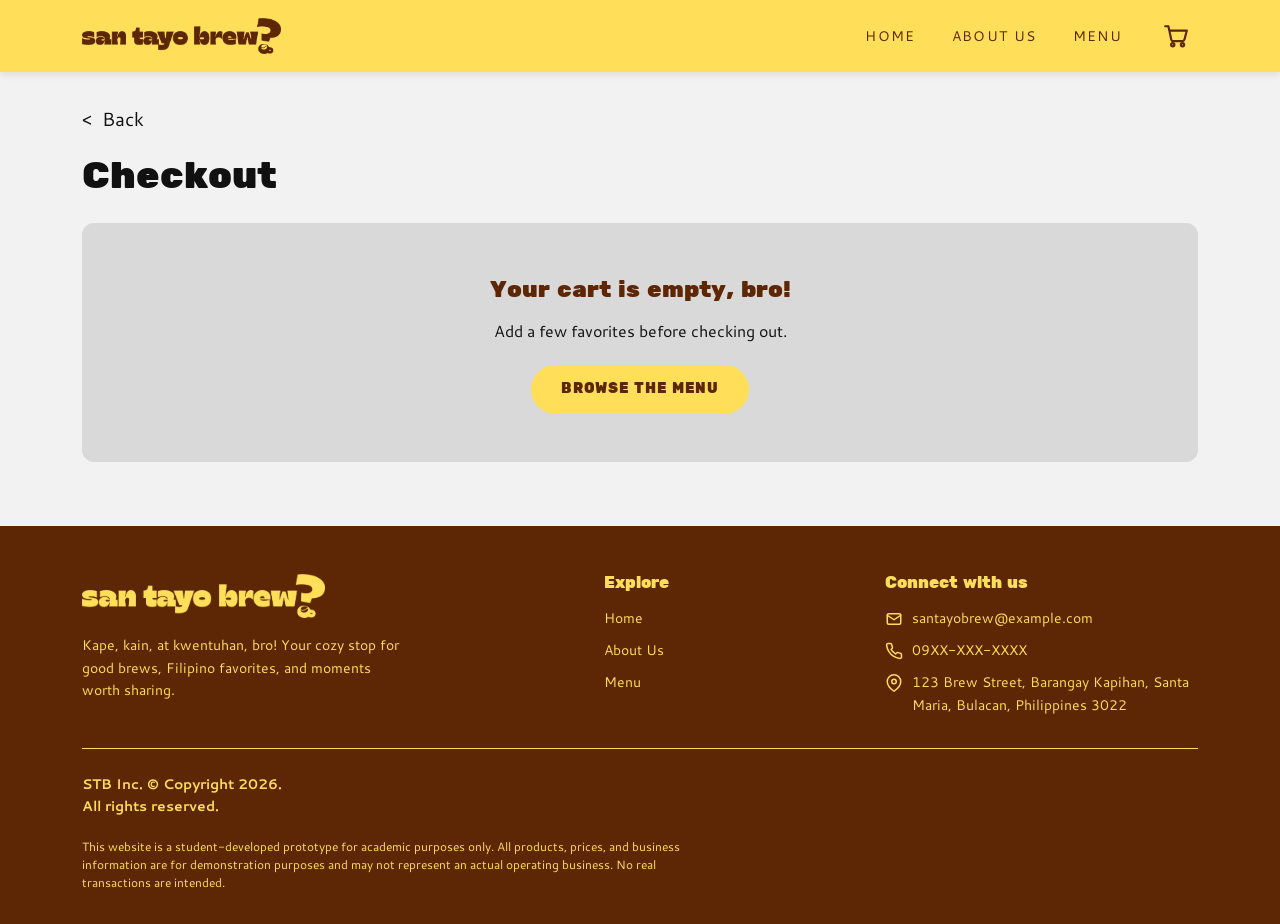
<file: checkout.html>
<!DOCTYPE html>
<html lang="en">
<head>
  <!-- Page info: character set, mobile viewport, search description and browser theme color -->
  <meta charset="UTF-8">
  <meta name="viewport" content="width=device-width, initial-scale=1.0">
  <meta name="description" content="Enter your details, choose delivery or pickup, and place your san tayo brew? order.">
  <meta name="theme-color" content="#FFDE59">
  <!-- Text shown on the browser tab -->
  <title>san tayo brew? | Checkout</title>

  <!-- Browser tab icon (san tayo brew? logo) -->
  <link rel="icon" type="image/png" href="images/logos/logo-circle-4.png">

  <!-- Google Fonts: Rubik One (headings, buttons) + Cantarell 400/700 (body) -->
  <link rel="preconnect" href="https://fonts.googleapis.com">
  <link rel="preconnect" href="https://fonts.gstatic.com" crossorigin>
  <link rel="stylesheet" href="https://fonts.googleapis.com/css2?family=Cantarell:ital,wght@0,400;0,700;1,400&family=Rubik+One&display=swap">

  <!-- Shared stylesheet and script (used by every page; the script runs after the HTML loads) -->
  <link rel="stylesheet" href="style.css">
  <script src="script.js" defer></script>
</head>
<body class="page-checkout">

  <!-- Keyboard shortcut link that jumps past the navbar to the main content -->
  <a class="skip-link" href="#main">Skip to main content</a>

  <!-- ===== NAVBAR (shared) ===== -->
  <header class="site-header">
    <nav class="navbar" aria-label="Main navigation">
      <!-- Logo: links to Home, with a tooltip on hover/focus -->
      <a class="navbar__logo" href="index.html" aria-describedby="logoTooltip">
        <img src="images/logos/logo-brown.png" alt="san tayo brew? logo">
        <span class="navbar__tooltip" id="logoTooltip" role="tooltip">Go to the Home page</span>
      </a>

      <!-- Page links (a dropdown on mobile, opened by the hamburger) -->
      <ul class="navbar__links" id="navLinks">
        <li><a class="navbar__link" href="index.html">Home</a></li>
        <li><a class="navbar__link" href="about.html">About Us</a></li>
        <li><a class="navbar__link" href="menu.html">Menu</a></li>
      </ul>

      <!-- Cart icon with item-count badge, and the mobile hamburger button -->
      <div class="navbar__actions">
        <a class="navbar__cart" id="cartLink" href="cart.html" aria-label="View cart">
          <svg class="navbar__cart-icon" viewBox="0 0 24 24" width="26" height="26" fill="none" stroke="currentColor" stroke-width="2" stroke-linecap="round" stroke-linejoin="round" aria-hidden="true" focusable="false">
            <circle cx="9" cy="20" r="1.5"/>
            <circle cx="18" cy="20" r="1.5"/>
            <path d="M2 3h3l2.6 12.2a2 2 0 0 0 2 1.6h8.2a2 2 0 0 0 2-1.5L22 7H6"/>
          </svg>
          <span class="navbar__cart-count is-hidden" id="cartCount">0</span>
        </a>
        <button class="navbar__toggle" id="hamburgerBtn" type="button" aria-label="Open menu" aria-expanded="false" aria-controls="navLinks">&#9776;</button>
      </div>
    </nav>
  </header>

  <!-- Main page content (the skip link jumps here) -->
  <main id="main">

    <div class="checkout-page container">
      <!-- Back link and page title -->
      <div class="page-top">
        <a class="back-link" href="cart.html"><span aria-hidden="true">&lt;</span> Back</a>
        <h1 class="page-title">Checkout</h1>
      </div>

      <!-- Empty state (shown by script.js when the cart has no items) -->
      <div class="cart-empty checkout-empty" id="checkoutEmpty">
        <p class="cart-empty__title">Your cart is empty, bro!</p>
        <p class="cart-empty__text">Add a few favorites before checking out.</p>
        <a class="btn btn--primary" href="menu.html">Browse the menu</a>
      </div>

      <!-- Checkout form (left) and Order Summary (right) -->
      <div class="checkout-layout" id="checkoutLayout">

        <div class="checkout-sections">

          <!-- ===== 01 CUSTOMER INFORMATION ===== -->
          <section class="checkout-card" aria-labelledby="customerTitle">
            <h2 class="checkout-card__title" id="customerTitle"><span class="checkout-card__step">01</span> Customer Information</h2>

            <div class="form-field">
              <label class="form-field__label" for="fullName">Full Name</label>
              <input class="form-field__input" id="fullName" type="text" placeholder="e.g.: Juan Dela Cruz" autocomplete="name" required aria-describedby="fullNameError">
              <p class="field-error" id="fullNameError"></p>
            </div>

            <div class="form-field">
              <label class="form-field__label" for="contactNumber">Contact Number</label>
              <input class="form-field__input" id="contactNumber" type="tel" placeholder="e.g.: 09XX-XXX-XXXX" autocomplete="tel" required aria-describedby="contactNumberError" inputmode="tel" maxlength="16">
              <p class="field-error" id="contactNumberError"></p>
            </div>

            <div class="form-field">
              <label class="form-field__label" for="emailAddress">E-mail Address</label>
              <input class="form-field__input" id="emailAddress" type="email" placeholder="e.g.: example@mail.com" autocomplete="email" required aria-describedby="emailAddressError">
              <p class="field-error" id="emailAddressError"></p>
            </div>
          </section>

          <!-- ===== 02 ORDER INFORMATION ===== -->
          <section class="checkout-card" aria-labelledby="orderInfoTitle">
            <h2 class="checkout-card__title" id="orderInfoTitle"><span class="checkout-card__step">02</span> Order Information</h2>

            <!-- Delivery / Pickup choice -->
            <div class="order-type" role="group" aria-label="Order type">
              <button class="order-type__option is-selected" type="button" data-order-type="delivery" aria-pressed="true">
                <span class="order-type__name">Delivery</span>
                <span class="order-type__sub">Deliver straight to your address</span>
              </button>
              <button class="order-type__option" type="button" data-order-type="pickup" aria-pressed="false">
                <span class="order-type__name">Pickup</span>
                <span class="order-type__sub">Pick order at our cafe</span>
              </button>
            </div>

            <!-- Shown only for Pickup -->
            <p class="pickup-note" id="pickupNote">Pick up your order at <strong>123 Brew Street, Barangay Kapihan, Santa Maria, Bulacan</strong>. We'll text you when it's ready!</p>

            <!-- Shown only for Delivery -->
            <div class="delivery-fields" id="deliveryFields">
              <button class="maps-btn" id="chooseMapsBtn" type="button">
                <svg viewBox="0 0 24 24" width="18" height="18" fill="none" stroke="currentColor" stroke-width="2" stroke-linecap="round" stroke-linejoin="round" aria-hidden="true" focusable="false">
                  <path d="M21 10c0 7-9 13-9 13s-9-6-9-13a9 9 0 0 1 18 0z"/><circle cx="12" cy="10" r="3"/>
                </svg>
                Choose from Maps
              </button>
              <p class="form-message" id="mapsMessage" aria-live="polite"></p>

              <div class="form-field">
                <label class="form-field__label" for="streetAddress">House/Building No. and Street</label>
                <input class="form-field__input" id="streetAddress" type="text" placeholder="e.g.: 123 St." autocomplete="address-line1" required aria-describedby="streetAddressError">
                <p class="field-error" id="streetAddressError"></p>
              </div>

              <div class="form-field">
                <label class="form-field__label" for="city">City</label>
                <input class="form-field__input" id="city" type="text" placeholder="e.g.: Quezon City" autocomplete="address-level2" required aria-describedby="cityError">
                <p class="field-error" id="cityError"></p>
              </div>
              <div class="form-field">
                <label class="form-field__label" for="province">Province</label>
                <select class="form-field__input form-field__select" id="province" aria-describedby="provinceNote">
                    <option value="Bulacan" selected>Bulacan</option>
                    <option value="Pampanga">Pampanga</option>
                    <option value="Nueva Ecija">Nueva Ecija</option>
                    <option value="Metro Manila">Metro Manila</option>
                    <option value="Cavite">Cavite</option>
                    <option value="Laguna">Laguna</option>
                    <option value="Rizal">Rizal</option>
                </select>
                <p class="field-note" id="provinceNote" aria-live="polite">Delivering to <strong>Bulacan</strong></p>
              </div>
            </div>
          </section>

          <!-- ===== 03 PAYMENT METHOD ===== -->
          <section class="checkout-card" aria-labelledby="paymentTitle">
            <h2 class="checkout-card__title" id="paymentTitle"><span class="checkout-card__step">03</span> Payment Method</h2>
            <div class="form-field">
              <label class="form-field__label" for="paymentMethod">Choose your payment method</label>
              <select class="form-field__input form-field__select" id="paymentMethod" aria-describedby="paymentNote">
                <option value="Cash on Delivery" selected>Cash on Delivery</option>
                <option value="GCash">GCash</option>
                <option value="Maya">Maya</option>
              </select>
              <p class="field-note" id="paymentNote" aria-live="polite">Pay in cash when your order arrives.</p>
            </div>
          </section>

        </div>

        <!-- ===== ORDER SUMMARY ===== -->
        <aside class="order-summary order-summary--checkout" aria-labelledby="checkoutSummaryTitle">
          <h2 class="order-summary__title" id="checkoutSummaryTitle">Order Summary</h2>
          <!-- Ordered items, built by renderCheckoutSummary() in script.js -->
          <ol class="summary-items" id="checkoutItems"></ol>

          <!-- Subtotal, delivery fee and discount (filled by script.js) -->
          <dl class="summary-rows">
            <div class="summary-row">
              <dt>Subtotal</dt>
              <dd id="checkoutSubtotal">PHP 0.00</dd>
            </div>
            <div class="summary-row">
              <dt>Delivery Fee</dt>
              <dd id="checkoutDeliveryFee">PHP 0.00</dd>
            </div>
            <div class="summary-row summary-row--discount" id="checkoutDiscountRow">
              <dt id="checkoutDiscountLabel">Discount</dt>
              <dd id="checkoutDiscount">&minus; PHP 0.00</dd>
            </div>
          </dl>

          <!-- Total -->
          <hr class="summary-divider">

          <dl class="summary-rows">
            <div class="summary-row summary-row--total">
              <dt>Total</dt>
              <dd id="checkoutTotal">PHP 0.00</dd>
            </div>
          </dl>

          <!-- Validates the form and places the order (placeOrder() in script.js) -->
          <button class="checkout-btn" id="placeOrderBtn" type="button">Place Order</button>
          <p class="form-message" id="placeOrderMessage" aria-live="polite"></p>
        </aside>

      </div>
    </div>

    <!-- ===== ORDER CONFIRMATION POP-UP (filled by script.js) ===== -->
    <div class="modal" id="orderModal">
      <div class="modal__dialog order-confirm" id="orderDialog" role="dialog" aria-modal="true" aria-labelledby="orderConfirmTitle" tabindex="-1">
        <div id="orderConfirmContent"></div>
      </div>
    </div>

  </main>

  <!-- ===== FOOTER (shared) ===== -->
  <footer class="site-footer">
    <div class="container">
      <div class="footer__grid">
        <!-- Footer logo and short brand blurb -->
        <section class="footer__brand" aria-label="About san tayo brew?">
          <img class="footer__logo" src="images/logos/logo-yellow.png" alt="san tayo brew? logo" loading="lazy">
          <p class="footer__blurb">Kape, kain, at kwentuhan, bro! Your cozy stop for good brews, Filipino favorites, and moments worth sharing.</p>
        </section>

        <!-- Explore: links to the main pages (same order as the navbar) -->
        <nav class="footer__col" aria-labelledby="footerExploreTitle">
          <h2 class="footer__title" id="footerExploreTitle">Explore</h2>
          <ul class="footer__list">
            <li><a class="footer__link" href="index.html">Home</a></li>
            <li><a class="footer__link" href="about.html">About Us</a></li>
            <li><a class="footer__link" href="menu.html">Menu</a></li>
          </ul>
        </nav>

        <!-- Contact details: email, phone and address -->
        <section class="footer__col" aria-labelledby="footerContactTitle">
          <h2 class="footer__title" id="footerContactTitle">Connect with us</h2>
          <address class="footer__contact">
            <ul class="footer__list">
              <li class="footer__contact-item">
                <svg class="footer__icon" viewBox="0 0 24 24" width="18" height="18" fill="none" stroke="currentColor" stroke-width="2" stroke-linecap="round" stroke-linejoin="round" aria-hidden="true" focusable="false">
                  <rect x="3" y="5" width="18" height="14" rx="2"/><path d="m3 7 9 6 9-6"/>
                </svg>
                <a class="footer__link" href="mailto:santayobrew@example.com">santayobrew@example.com</a>
              </li>
              <li class="footer__contact-item">
                <svg class="footer__icon" viewBox="0 0 24 24" width="18" height="18" fill="none" stroke="currentColor" stroke-width="2" stroke-linecap="round" stroke-linejoin="round" aria-hidden="true" focusable="false">
                  <path d="M22 16.92v3a2 2 0 0 1-2.18 2 19.79 19.79 0 0 1-8.63-3.07 19.5 19.5 0 0 1-6-6 19.79 19.79 0 0 1-3.07-8.67A2 2 0 0 1 4.11 2h3a2 2 0 0 1 2 1.72c.13.96.36 1.9.7 2.81a2 2 0 0 1-.45 2.11L8.09 9.91a16 16 0 0 0 6 6l1.27-1.27a2 2 0 0 1 2.11-.45c.91.34 1.85.57 2.81.7A2 2 0 0 1 22 16.92z"/>
                </svg>
                <span>09XX-XXX-XXXX</span>
              </li>
              <li class="footer__contact-item">
                <svg class="footer__icon" viewBox="0 0 24 24" width="18" height="18" fill="none" stroke="currentColor" stroke-width="2" stroke-linecap="round" stroke-linejoin="round" aria-hidden="true" focusable="false">
                  <path d="M21 10c0 7-9 13-9 13s-9-6-9-13a9 9 0 0 1 18 0z"/><circle cx="12" cy="10" r="3"/>
                </svg>
                <span>123 Brew Street, Barangay Kapihan, Santa Maria, Bulacan, Philippines 3022</span>
              </li>
            </ul>
          </address>
        </section>
      </div>

      <hr class="footer__divider">

      <!-- Copyright and prototype disclaimer -->
      <div class="footer__bottom">
        <p class="footer__copyright">STB Inc. &copy; Copyright 2026.<br>All rights reserved.</p>
        <p class="footer__disclaimer">This website is a student-developed prototype for academic purposes only. All products, prices, and business information are for demonstration purposes and may not represent an actual operating business. No real transactions are intended.</p>
      </div>
    </div>
  </footer>

</body>
</html>
</file>
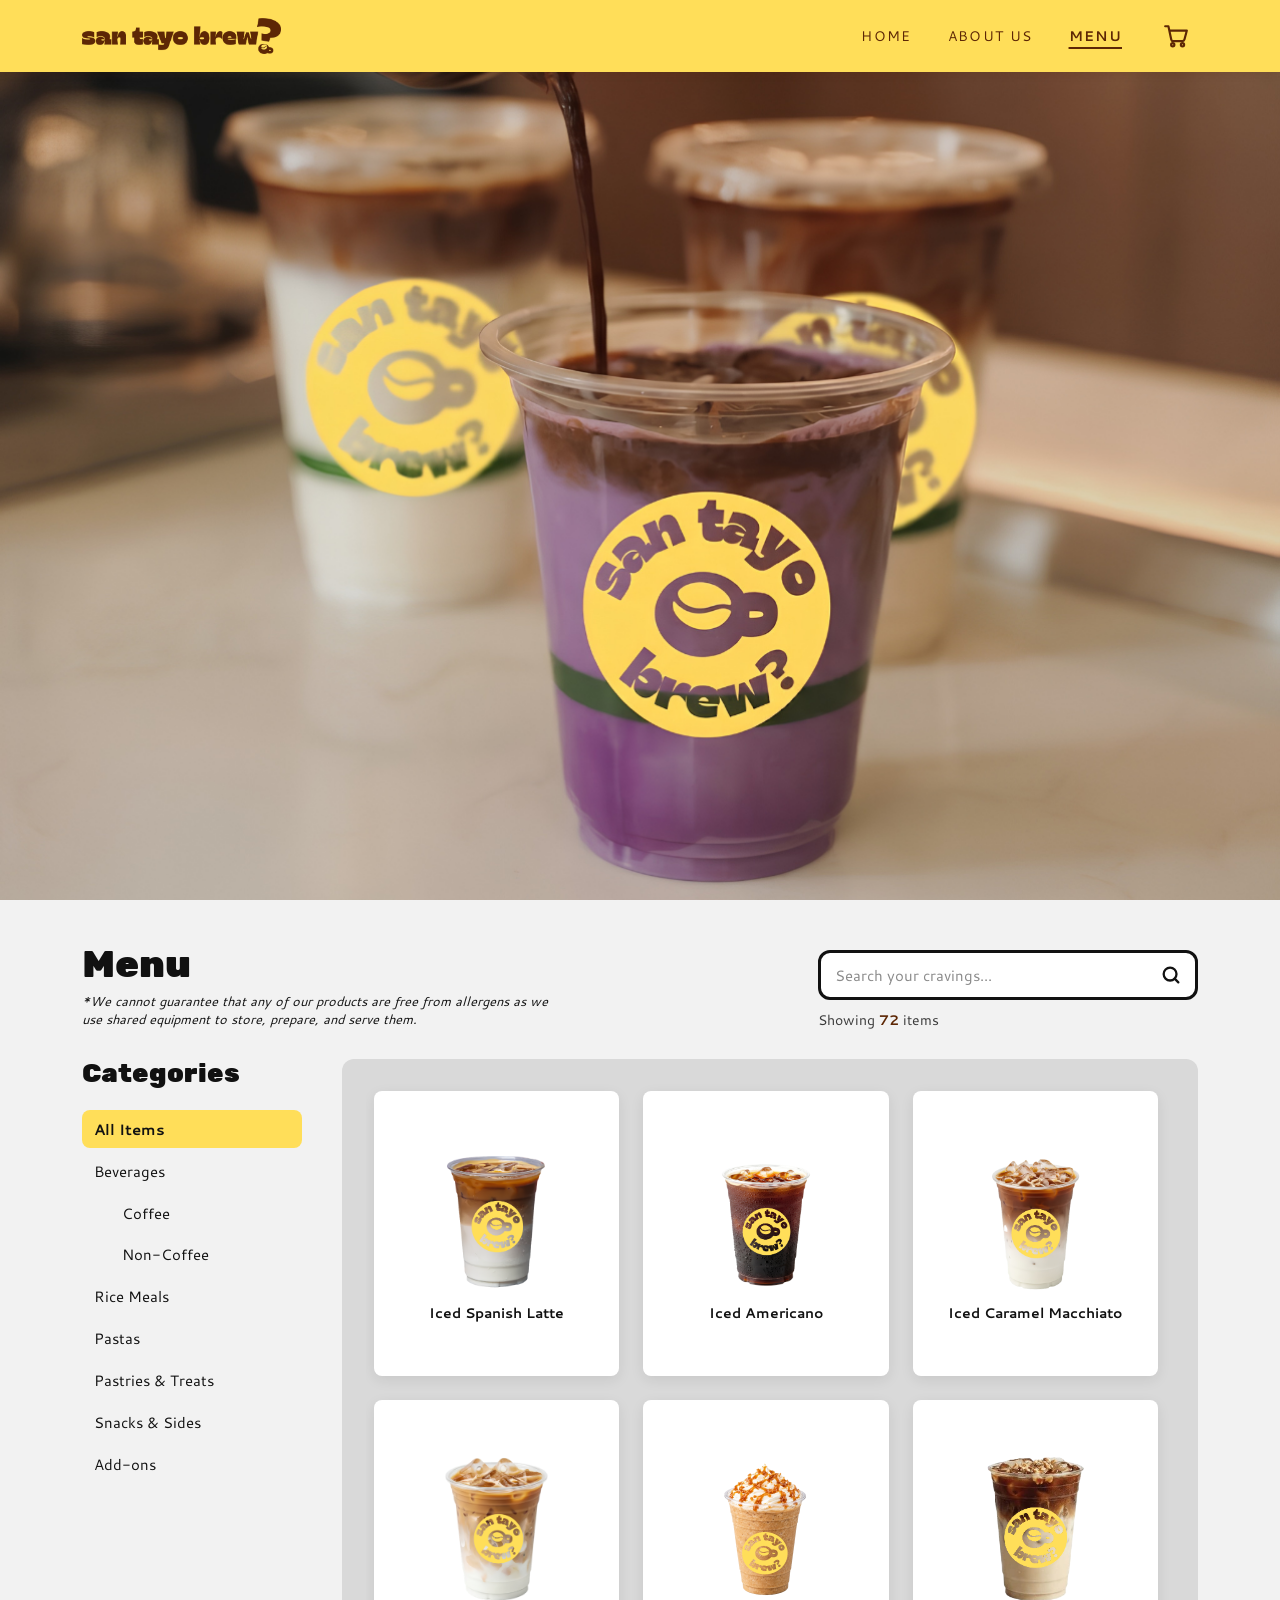
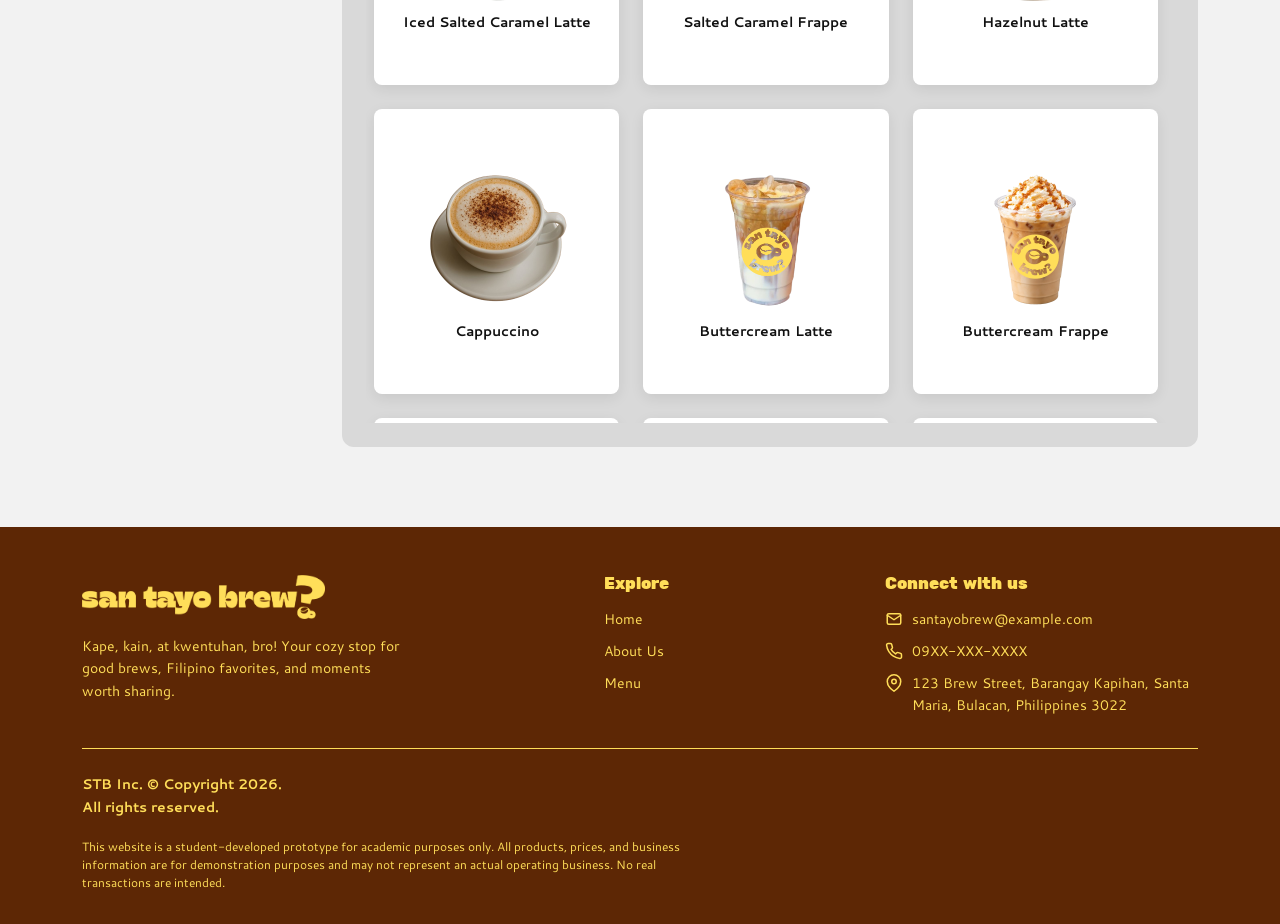
<file: menu.html>
<!DOCTYPE html>
<html lang="en">
<head>
  <!-- Page info: character set, mobile viewport, search description and browser theme color -->
  <meta charset="UTF-8">
  <meta name="viewport" content="width=device-width, initial-scale=1.0">
  <meta name="description" content="Browse the san tayo brew? menu: coffee, non-coffee drinks, Filipino rice meals, pastas, pastries, and snacks.">
  <meta name="theme-color" content="#FFDE59">
  <!-- Text shown on the browser tab -->
  <title>san tayo brew? | Menu</title>

  <!-- Browser tab icon (san tayo brew? logo) -->
  <link rel="icon" type="image/png" href="images/logos/logo-circle-4.png">

  <!-- Google Fonts: Rubik One (headings, buttons) + Cantarell 400/700 (body) -->
  <link rel="preconnect" href="https://fonts.googleapis.com">
  <link rel="preconnect" href="https://fonts.gstatic.com" crossorigin>
  <link rel="stylesheet" href="https://fonts.googleapis.com/css2?family=Cantarell:ital,wght@0,400;0,700;1,400&family=Rubik+One&display=swap">

  <!-- Shared stylesheet and script (used by every page; the script runs after the HTML loads) -->
  <link rel="stylesheet" href="style.css">
  <script src="script.js" defer></script>
</head>
<body class="page-menu">

  <!-- Keyboard shortcut link that jumps past the navbar to the main content -->
  <a class="skip-link" href="#main">Skip to main content</a>

  <!-- ===== NAVBAR (shared) ===== -->
  <header class="site-header">
    <nav class="navbar" aria-label="Main navigation">
      <!-- Logo: links to Home, with a tooltip on hover/focus -->
      <a class="navbar__logo" href="index.html" aria-describedby="logoTooltip">
        <img src="images/logos/logo-brown.png" alt="san tayo brew? logo">
        <span class="navbar__tooltip" id="logoTooltip" role="tooltip">Go to the Home page</span>
      </a>

      <!-- Page links (a dropdown on mobile, opened by the hamburger) -->
      <ul class="navbar__links" id="navLinks">
        <li><a class="navbar__link" href="index.html">Home</a></li>
        <li><a class="navbar__link" href="about.html">About Us</a></li>
        <li><a class="navbar__link active" href="menu.html" aria-current="page">Menu</a></li>
      </ul>

      <!-- Cart icon with item-count badge, and the mobile hamburger button -->
      <div class="navbar__actions">
        <a class="navbar__cart" id="cartLink" href="cart.html" aria-label="View cart">
          <svg class="navbar__cart-icon" viewBox="0 0 24 24" width="26" height="26" fill="none" stroke="currentColor" stroke-width="2" stroke-linecap="round" stroke-linejoin="round" aria-hidden="true" focusable="false">
            <circle cx="9" cy="20" r="1.5"/>
            <circle cx="18" cy="20" r="1.5"/>
            <path d="M2 3h3l2.6 12.2a2 2 0 0 0 2 1.6h8.2a2 2 0 0 0 2-1.5L22 7H6"/>
          </svg>
          <span class="navbar__cart-count is-hidden" id="cartCount">0</span>
        </a>
        <button class="navbar__toggle" id="hamburgerBtn" type="button" aria-label="Open menu" aria-expanded="false" aria-controls="navLinks">&#9776;</button>
      </div>
    </nav>
  </header>

  <!-- Main page content (the skip link jumps here) -->
  <main id="main">

    <!-- ===== MENU HERO (photo only) ===== -->
    <div class="menu-hero">
      <img class="menu-hero__img" src="images/lattes-upscaled.png" alt="Iced drinks in san tayo brew? cups on a café counter" fetchpriority="high">
    </div>

    <div class="menu-page container">

      <!-- ===== HEADER ROW: title + note on the left, search on the right ===== -->
      <header class="menu-header">
        <!-- Page title and allergen note -->
        <div class="menu-header__intro">
          <h1 class="menu-header__title">Menu</h1>
          <p class="menu-header__note">*We cannot guarantee that any of our products are free from allergens as we use shared equipment to store, prepare, and serve them.</p>
        </div>

        <!-- Search bar with the result count below it -->
        <div class="menu-header__tools">
          <div class="menu-search" id="menuSearchBox">
            <label class="visually-hidden" for="menuSearch">Search the menu</label>
            <input class="menu-search__input" id="menuSearch" type="search" placeholder="Search your cravings..." autocomplete="off">
            <svg class="menu-search__icon" viewBox="0 0 24 24" width="22" height="22" fill="none" stroke="currentColor" stroke-width="2.5" stroke-linecap="round" aria-hidden="true" focusable="false">
              <circle cx="11" cy="11" r="7"/><path d="m20 20-4-4"/>
            </svg>
          </div>
          <p class="menu-header__count" id="resultCount" aria-live="polite">Showing <strong>72</strong> items</p>
        </div>
      </header>

      <!-- ===== BODY: categories sidebar + menu grid ===== -->
      <div class="menu-layout">

        <!-- Category filters: sidebar on desktop, dropdown on mobile -->
        <aside class="menu-sidebar" id="categoryList" aria-labelledby="categoryTitle">
          <!-- Desktop heading -->
          <h2 class="menu-sidebar__title" id="categoryTitle">Categories</h2>

          <!-- Mobile dropdown bar -->
          <button class="menu-sidebar__toggle" id="categoryToggle" type="button" aria-expanded="false" aria-controls="categoryPanel">
            <span>Categories</span>
            <span class="menu-sidebar__chevron" id="categoryChevron" aria-hidden="true">&#9662;</span>
          </button>

          <!-- Category buttons (data-filter = the category each one shows) -->
          <div class="menu-sidebar__panel" id="categoryPanel">
            <ul class="category-list">
              <li><button class="category-btn is-active" type="button" data-filter="all" aria-pressed="true">All Items</button></li>
              <li><button class="category-btn" type="button" data-filter="beverages" aria-pressed="false">Beverages</button></li>
              <li><button class="category-btn category-btn--sub" type="button" data-filter="coffee" aria-pressed="false">Coffee</button></li>
              <li><button class="category-btn category-btn--sub" type="button" data-filter="non-coffee" aria-pressed="false">Non-Coffee</button></li>
              <li><button class="category-btn" type="button" data-filter="rice-meals" aria-pressed="false">Rice Meals</button></li>
              <li><button class="category-btn" type="button" data-filter="pastas" aria-pressed="false">Pastas</button></li>
              <li><button class="category-btn" type="button" data-filter="pastries-treats" aria-pressed="false">Pastries &amp; Treats</button></li>
              <li><button class="category-btn" type="button" data-filter="snacks-sides" aria-pressed="false">Snacks &amp; Sides</button></li>
              <li><button class="category-btn" type="button" data-filter="add-ons" aria-pressed="false">Add-ons</button></li>
            </ul>
          </div>
        </aside>

        <!-- Gray panel with the scrollable menu grid -->
        <section class="menu-panel" aria-labelledby="menuItemsTitle">
          <h2 class="visually-hidden" id="menuItemsTitle">Menu items</h2>

          <!-- Menu cards: each card's data-* attributes hold the item details used by script.js -->
          <div class="menu-grid" id="menuGrid">

          <!-- Coffee -->
          <article class="menu-card" tabindex="0" data-id="iced-spanish-latte" data-name="Iced Spanish Latte" data-price="139" data-type="beverage" data-category="coffee" data-group="beverages" data-image="images/menu-items/iced-spanish-latte.png" data-description="A smooth espresso blended with creamy milk and sweetened condensed milk for a rich, Spanish-inspired coffee experience.">
            <div class="menu-card__front">
              <img class="menu-card__img" src="images/menu-items/iced-spanish-latte.png" alt="Iced Spanish Latte in a san tayo brew? cup" loading="lazy">
              <h3 class="menu-card__name">Iced Spanish Latte</h3>
            </div>
            <div class="menu-card__panel">
              <div class="menu-card__panel-top">
                <div class="menu-card__media"><img src="images/menu-items/iced-spanish-latte.png" alt="" loading="lazy"></div>
                <p class="menu-card__panel-name">Iced Spanish Latte</p>
              </div>
              <p class="menu-card__desc">A smooth espresso blended with creamy milk and sweetened condensed milk for a rich, Spanish-inspired coffee experience.</p>
              <p class="menu-card__price">PHP 139.00</p>
              <button class="menu-card__btn" type="button">Add to Cart</button>
            </div>
          </article>
          <article class="menu-card" tabindex="0" data-id="iced-americano" data-name="Iced Americano" data-price="99" data-type="beverage" data-category="coffee" data-group="beverages" data-image="images/menu-items/iced-americano.png" data-description="Bold espresso softened with hot or cold water, delivering a clean, balanced coffee flavor.">
            <div class="menu-card__front">
              <img class="menu-card__img" src="images/menu-items/iced-americano.png" alt="Iced Americano in a san tayo brew? cup" loading="lazy">
              <h3 class="menu-card__name">Iced Americano</h3>
            </div>
            <div class="menu-card__panel">
              <div class="menu-card__panel-top">
                <div class="menu-card__media"><img src="images/menu-items/iced-americano.png" alt="" loading="lazy"></div>
                <p class="menu-card__panel-name">Iced Americano</p>
              </div>
              <p class="menu-card__desc">Bold espresso softened with hot or cold water, delivering a clean, balanced coffee flavor.</p>
              <p class="menu-card__price">PHP 99.00</p>
              <button class="menu-card__btn" type="button">Add to Cart</button>
            </div>
          </article>
          <article class="menu-card" tabindex="0" data-id="iced-caramel-macchiato" data-name="Iced Caramel Macchiato" data-price="149" data-type="beverage" data-category="coffee" data-group="beverages" data-image="images/menu-items/iced-caramel-macchiato.png" data-description="Espresso layered with creamy milk and sweet caramel for a delightful balance of bold coffee and sweetness.">
            <div class="menu-card__front">
              <img class="menu-card__img" src="images/menu-items/iced-caramel-macchiato.png" alt="Iced Caramel Macchiato in a san tayo brew? cup" loading="lazy">
              <h3 class="menu-card__name">Iced Caramel Macchiato</h3>
            </div>
            <div class="menu-card__panel">
              <div class="menu-card__panel-top">
                <div class="menu-card__media"><img src="images/menu-items/iced-caramel-macchiato.png" alt="" loading="lazy"></div>
                <p class="menu-card__panel-name">Iced Caramel Macchiato</p>
              </div>
              <p class="menu-card__desc">Espresso layered with creamy milk and sweet caramel for a delightful balance of bold coffee and sweetness.</p>
              <p class="menu-card__price">PHP 149.00</p>
              <button class="menu-card__btn" type="button">Add to Cart</button>
            </div>
          </article>
          <article class="menu-card" tabindex="0" data-id="iced-salted-caramel-latte" data-name="Iced Salted Caramel Latte" data-price="149" data-type="beverage" data-category="coffee" data-group="beverages" data-image="images/menu-items/iced-salted-caramel-latte.png" data-description="Rich espresso and creamy milk meet buttery salted caramel for a sweet and savory coffee indulgence.">
            <div class="menu-card__front">
              <img class="menu-card__img" src="images/menu-items/iced-salted-caramel-latte.png" alt="Iced Salted Caramel Latte in a san tayo brew? cup" loading="lazy">
              <h3 class="menu-card__name">Iced Salted Caramel Latte</h3>
            </div>
            <div class="menu-card__panel">
              <div class="menu-card__panel-top">
                <div class="menu-card__media"><img src="images/menu-items/iced-salted-caramel-latte.png" alt="" loading="lazy"></div>
                <p class="menu-card__panel-name">Iced Salted Caramel Latte</p>
              </div>
              <p class="menu-card__desc">Rich espresso and creamy milk meet buttery salted caramel for a sweet and savory coffee indulgence.</p>
              <p class="menu-card__price">PHP 149.00</p>
              <button class="menu-card__btn" type="button">Add to Cart</button>
            </div>
          </article>
          <article class="menu-card" tabindex="0" data-id="salted-caramel-frappe" data-name="Salted Caramel Frappe" data-price="169" data-type="frappe" data-category="coffee" data-group="beverages" data-image="images/menu-items/salted-caramel-frappe.png" data-description="A refreshing blended coffee topped with creamy salted caramel flavor for a cool, sweet escape.">
            <div class="menu-card__front">
              <img class="menu-card__img" src="images/menu-items/salted-caramel-frappe.png" alt="Salted Caramel Frappe in a san tayo brew? cup" loading="lazy">
              <h3 class="menu-card__name">Salted Caramel Frappe</h3>
            </div>
            <div class="menu-card__panel">
              <div class="menu-card__panel-top">
                <div class="menu-card__media"><img src="images/menu-items/salted-caramel-frappe.png" alt="" loading="lazy"></div>
                <p class="menu-card__panel-name">Salted Caramel Frappe</p>
              </div>
              <p class="menu-card__desc">A refreshing blended coffee topped with creamy salted caramel flavor for a cool, sweet escape.</p>
              <p class="menu-card__price">PHP 169.00</p>
              <button class="menu-card__btn" type="button">Add to Cart</button>
            </div>
          </article>
          <article class="menu-card" tabindex="0" data-id="hazelnut-latte" data-name="Hazelnut Latte" data-price="139" data-type="beverage" data-category="coffee" data-group="beverages" data-image="images/menu-items/hazelnut-latte.png" data-description="Smooth espresso and steamed milk infused with the warm, nutty sweetness of hazelnut.">
            <div class="menu-card__front">
              <img class="menu-card__img" src="images/menu-items/hazelnut-latte.png" alt="Hazelnut Latte in a san tayo brew? cup" loading="lazy">
              <h3 class="menu-card__name">Hazelnut Latte</h3>
            </div>
            <div class="menu-card__panel">
              <div class="menu-card__panel-top">
                <div class="menu-card__media"><img src="images/menu-items/hazelnut-latte.png" alt="" loading="lazy"></div>
                <p class="menu-card__panel-name">Hazelnut Latte</p>
              </div>
              <p class="menu-card__desc">Smooth espresso and steamed milk infused with the warm, nutty sweetness of hazelnut.</p>
              <p class="menu-card__price">PHP 139.00</p>
              <button class="menu-card__btn" type="button">Add to Cart</button>
            </div>
          </article>
          <article class="menu-card" tabindex="0" data-id="cappuccino" data-name="Cappuccino" data-price="119" data-type="beverage" data-category="coffee" data-group="beverages" data-image="images/menu-items/cappuccino.png" data-description="A classic Italian coffee featuring bold espresso, velvety steamed milk, and a light layer of foam.">
            <div class="menu-card__front">
              <img class="menu-card__img" src="images/menu-items/cappuccino.png" alt="Cappuccino in a san tayo brew? cup" loading="lazy">
              <h3 class="menu-card__name">Cappuccino</h3>
            </div>
            <div class="menu-card__panel">
              <div class="menu-card__panel-top">
                <div class="menu-card__media"><img src="images/menu-items/cappuccino.png" alt="" loading="lazy"></div>
                <p class="menu-card__panel-name">Cappuccino</p>
              </div>
              <p class="menu-card__desc">A classic Italian coffee featuring bold espresso, velvety steamed milk, and a light layer of foam.</p>
              <p class="menu-card__price">PHP 119.00</p>
              <button class="menu-card__btn" type="button">Add to Cart</button>
            </div>
          </article>
          <article class="menu-card" tabindex="0" data-id="buttercream-latte" data-name="Buttercream Latte" data-price="119" data-type="beverage" data-category="coffee" data-group="beverages" data-image="images/menu-items/buttercream-latte.png" data-description="Rich espresso blended with creamy milk and a buttery sweet finish for a smooth, comforting treat.">
            <div class="menu-card__front">
              <img class="menu-card__img" src="images/menu-items/buttercream-latte.png" alt="Buttercream Latte in a san tayo brew? cup" loading="lazy">
              <h3 class="menu-card__name">Buttercream Latte</h3>
            </div>
            <div class="menu-card__panel">
              <div class="menu-card__panel-top">
                <div class="menu-card__media"><img src="images/menu-items/buttercream-latte.png" alt="" loading="lazy"></div>
                <p class="menu-card__panel-name">Buttercream Latte</p>
              </div>
              <p class="menu-card__desc">Rich espresso blended with creamy milk and a buttery sweet finish for a smooth, comforting treat.</p>
              <p class="menu-card__price">PHP 119.00</p>
              <button class="menu-card__btn" type="button">Add to Cart</button>
            </div>
          </article>
          <article class="menu-card" tabindex="0" data-id="buttercream-frappe" data-name="Buttercream Frappe" data-price="139" data-type="frappe" data-category="coffee" data-group="beverages" data-image="images/menu-items/buttercream-frappe.png" data-description="A chilled, blended delight with creamy buttercream sweetness and a refreshing coffeehouse finish.">
            <div class="menu-card__front">
              <img class="menu-card__img" src="images/menu-items/buttercream-frappe.png" alt="Buttercream Frappe in a san tayo brew? cup" loading="lazy">
              <h3 class="menu-card__name">Buttercream Frappe</h3>
            </div>
            <div class="menu-card__panel">
              <div class="menu-card__panel-top">
                <div class="menu-card__media"><img src="images/menu-items/buttercream-frappe.png" alt="" loading="lazy"></div>
                <p class="menu-card__panel-name">Buttercream Frappe</p>
              </div>
              <p class="menu-card__desc">A chilled, blended delight with creamy buttercream sweetness and a refreshing coffeehouse finish.</p>
              <p class="menu-card__price">PHP 139.00</p>
              <button class="menu-card__btn" type="button">Add to Cart</button>
            </div>
          </article>
          <article class="menu-card" tabindex="0" data-id="espresso" data-name="Espresso" data-price="79" data-type="beverage" data-category="coffee" data-group="beverages" data-image="images/menu-items/espresso.png" data-description="A concentrated shot of bold, aromatic coffee that captures the pure essence of every bean.">
            <div class="menu-card__front">
              <img class="menu-card__img" src="images/menu-items/espresso.png" alt="Espresso in a san tayo brew? cup" loading="lazy">
              <h3 class="menu-card__name">Espresso</h3>
            </div>
            <div class="menu-card__panel">
              <div class="menu-card__panel-top">
                <div class="menu-card__media"><img src="images/menu-items/espresso.png" alt="" loading="lazy"></div>
                <p class="menu-card__panel-name">Espresso</p>
              </div>
              <p class="menu-card__desc">A concentrated shot of bold, aromatic coffee that captures the pure essence of every bean.</p>
              <p class="menu-card__price">PHP 79.00</p>
              <button class="menu-card__btn" type="button">Add to Cart</button>
            </div>
          </article>
          <article class="menu-card" tabindex="0" data-id="barako-coffee" data-name="Barako Coffee" data-price="109" data-type="beverage" data-category="coffee" data-group="beverages" data-image="images/menu-items/barako-coffee.png" data-description="A proudly Filipino coffee with a strong aroma, full-bodied flavor, and distinctive character inspired by Batangas coffee tradition.">
            <div class="menu-card__front">
              <img class="menu-card__img" src="images/menu-items/barako-coffee.png" alt="Barako Coffee in a san tayo brew? cup" loading="lazy">
              <h3 class="menu-card__name">Barako Coffee</h3>
            </div>
            <div class="menu-card__panel">
              <div class="menu-card__panel-top">
                <div class="menu-card__media"><img src="images/menu-items/barako-coffee.png" alt="" loading="lazy"></div>
                <p class="menu-card__panel-name">Barako Coffee</p>
              </div>
              <p class="menu-card__desc">A proudly Filipino coffee with a strong aroma, full-bodied flavor, and distinctive character inspired by Batangas coffee tradition.</p>
              <p class="menu-card__price">PHP 109.00</p>
              <button class="menu-card__btn" type="button">Add to Cart</button>
            </div>
          </article>
          <article class="menu-card" tabindex="0" data-id="pandan-latte" data-name="Pandan Latte" data-price="149" data-type="beverage" data-category="coffee" data-group="beverages" data-image="images/menu-items/pandan-latte.png" data-description="A smooth espresso blended with creamy milk and the fragrant, sweet aroma of pandan for a refreshing Filipino-inspired coffee experience.">
            <div class="menu-card__front">
              <img class="menu-card__img" src="images/menu-items/pandan-latte.png" alt="Pandan Latte in a san tayo brew? cup" loading="lazy">
              <h3 class="menu-card__name">Pandan Latte</h3>
            </div>
            <div class="menu-card__panel">
              <div class="menu-card__panel-top">
                <div class="menu-card__media"><img src="images/menu-items/pandan-latte.png" alt="" loading="lazy"></div>
                <p class="menu-card__panel-name">Pandan Latte</p>
              </div>
              <p class="menu-card__desc">A smooth espresso blended with creamy milk and the fragrant, sweet aroma of pandan for a refreshing Filipino-inspired coffee experience.</p>
              <p class="menu-card__price">PHP 149.00</p>
              <button class="menu-card__btn" type="button">Add to Cart</button>
            </div>
          </article>

          <!-- Non-Coffee -->
          <article class="menu-card" tabindex="0" data-id="iced-ube-milk" data-name="Iced Ube Milk" data-price="109" data-type="beverage" data-category="non-coffee" data-group="beverages" data-image="images/menu-items/iced-ube-milk.png" data-description="A creamy Filipino favorite made with smooth milk and the earthy sweetness of purple yam.">
            <div class="menu-card__front">
              <img class="menu-card__img" src="images/menu-items/iced-ube-milk.png" alt="Iced Ube Milk in a san tayo brew? cup" loading="lazy">
              <h3 class="menu-card__name">Iced Ube Milk</h3>
            </div>
            <div class="menu-card__panel">
              <div class="menu-card__panel-top">
                <div class="menu-card__media"><img src="images/menu-items/iced-ube-milk.png" alt="" loading="lazy"></div>
                <p class="menu-card__panel-name">Iced Ube Milk</p>
              </div>
              <p class="menu-card__desc">A creamy Filipino favorite made with smooth milk and the earthy sweetness of purple yam.</p>
              <p class="menu-card__price">PHP 109.00</p>
              <button class="menu-card__btn" type="button">Add to Cart</button>
            </div>
          </article>
          <article class="menu-card" tabindex="0" data-id="ube-cream-frappe" data-name="Ube Cream Frappe" data-price="159" data-type="frappe" data-category="non-coffee" data-group="beverages" data-image="images/menu-items/ube-cream-frappe.png" data-description="A cool, blended purple yam treat with creamy sweetness in every sip.">
            <div class="menu-card__front">
              <img class="menu-card__img" src="images/menu-items/ube-cream-frappe.png" alt="Ube Cream Frappe in a san tayo brew? cup" loading="lazy">
              <h3 class="menu-card__name">Ube Cream Frappe</h3>
            </div>
            <div class="menu-card__panel">
              <div class="menu-card__panel-top">
                <div class="menu-card__media"><img src="images/menu-items/ube-cream-frappe.png" alt="" loading="lazy"></div>
                <p class="menu-card__panel-name">Ube Cream Frappe</p>
              </div>
              <p class="menu-card__desc">A cool, blended purple yam treat with creamy sweetness in every sip.</p>
              <p class="menu-card__price">PHP 159.00</p>
              <button class="menu-card__btn" type="button">Add to Cart</button>
            </div>
          </article>
          <article class="menu-card" tabindex="0" data-id="iced-matcha" data-name="Iced Matcha" data-price="129" data-type="beverage" data-category="non-coffee" data-group="beverages" data-image="images/menu-items/iced-matcha.png" data-description="Earthy Japanese matcha meets smooth, creamy milk for a refreshing and balanced drink.">
            <div class="menu-card__front">
              <img class="menu-card__img" src="images/menu-items/iced-matcha.png" alt="Iced Matcha in a san tayo brew? cup" loading="lazy">
              <h3 class="menu-card__name">Iced Matcha</h3>
            </div>
            <div class="menu-card__panel">
              <div class="menu-card__panel-top">
                <div class="menu-card__media"><img src="images/menu-items/iced-matcha.png" alt="" loading="lazy"></div>
                <p class="menu-card__panel-name">Iced Matcha</p>
              </div>
              <p class="menu-card__desc">Earthy Japanese matcha meets smooth, creamy milk for a refreshing and balanced drink.</p>
              <p class="menu-card__price">PHP 129.00</p>
              <button class="menu-card__btn" type="button">Add to Cart</button>
            </div>
          </article>
          <article class="menu-card" tabindex="0" data-id="matcha-frappe" data-name="Matcha Frappe" data-price="159" data-type="frappe" data-category="non-coffee" data-group="beverages" data-image="images/menu-items/matcha-frappe.png" data-description="A chilled blend of vibrant matcha and creamy sweetness inspired by Japan&#x27;s beloved green tea tradition.">
            <div class="menu-card__front">
              <img class="menu-card__img" src="images/menu-items/matcha-frappe.png" alt="Matcha Frappe in a san tayo brew? cup" loading="lazy">
              <h3 class="menu-card__name">Matcha Frappe</h3>
            </div>
            <div class="menu-card__panel">
              <div class="menu-card__panel-top">
                <div class="menu-card__media"><img src="images/menu-items/matcha-frappe.png" alt="" loading="lazy"></div>
                <p class="menu-card__panel-name">Matcha Frappe</p>
              </div>
              <p class="menu-card__desc">A chilled blend of vibrant matcha and creamy sweetness inspired by Japan&#x27;s beloved green tea tradition.</p>
              <p class="menu-card__price">PHP 159.00</p>
              <button class="menu-card__btn" type="button">Add to Cart</button>
            </div>
          </article>
          <article class="menu-card" tabindex="0" data-id="classic-milk-tea" data-name="Classic Milk Tea" data-price="109" data-type="beverage" data-category="non-coffee" data-group="beverages" data-image="images/menu-items/classic-milk-tea.png" data-description="A timeless tea and milk combination with a smooth, comforting taste.">
            <div class="menu-card__front">
              <img class="menu-card__img" src="images/menu-items/classic-milk-tea.png" alt="Classic Milk Tea in a san tayo brew? cup" loading="lazy">
              <h3 class="menu-card__name">Classic Milk Tea</h3>
            </div>
            <div class="menu-card__panel">
              <div class="menu-card__panel-top">
                <div class="menu-card__media"><img src="images/menu-items/classic-milk-tea.png" alt="" loading="lazy"></div>
                <p class="menu-card__panel-name">Classic Milk Tea</p>
              </div>
              <p class="menu-card__desc">A timeless tea and milk combination with a smooth, comforting taste.</p>
              <p class="menu-card__price">PHP 109.00</p>
              <button class="menu-card__btn" type="button">Add to Cart</button>
            </div>
          </article>
          <article class="menu-card" tabindex="0" data-id="brown-sugar-milk-tea" data-name="Brown Sugar Milk Tea" data-price="125" data-type="beverage" data-category="non-coffee" data-group="beverages" data-image="images/menu-items/brown-sugar-milk-tea.png" data-description="Creamy milk tea infused with rich brown sugar sweetness for a deep, caramel-like flavor.">
            <div class="menu-card__front">
              <img class="menu-card__img" src="images/menu-items/brown-sugar-milk-tea.png" alt="Brown Sugar Milk Tea in a san tayo brew? cup" loading="lazy">
              <h3 class="menu-card__name">Brown Sugar Milk Tea</h3>
            </div>
            <div class="menu-card__panel">
              <div class="menu-card__panel-top">
                <div class="menu-card__media"><img src="images/menu-items/brown-sugar-milk-tea.png" alt="" loading="lazy"></div>
                <p class="menu-card__panel-name">Brown Sugar Milk Tea</p>
              </div>
              <p class="menu-card__desc">Creamy milk tea infused with rich brown sugar sweetness for a deep, caramel-like flavor.</p>
              <p class="menu-card__price">PHP 125.00</p>
              <button class="menu-card__btn" type="button">Add to Cart</button>
            </div>
          </article>
          <article class="menu-card" tabindex="0" data-id="chocolate-milk" data-name="Chocolate Milk" data-price="99" data-type="beverage" data-category="non-coffee" data-group="beverages" data-image="images/menu-items/chocolate-milk.png" data-description="Smooth, creamy milk mixed with rich chocolate for a classic treat loved by all ages.">
            <div class="menu-card__front">
              <img class="menu-card__img" src="images/menu-items/chocolate-milk.png" alt="Chocolate Milk in a san tayo brew? cup" loading="lazy">
              <h3 class="menu-card__name">Chocolate Milk</h3>
            </div>
            <div class="menu-card__panel">
              <div class="menu-card__panel-top">
                <div class="menu-card__media"><img src="images/menu-items/chocolate-milk.png" alt="" loading="lazy"></div>
                <p class="menu-card__panel-name">Chocolate Milk</p>
              </div>
              <p class="menu-card__desc">Smooth, creamy milk mixed with rich chocolate for a classic treat loved by all ages.</p>
              <p class="menu-card__price">PHP 99.00</p>
              <button class="menu-card__btn" type="button">Add to Cart</button>
            </div>
          </article>
          <article class="menu-card" tabindex="0" data-id="triple-chocolate-frappe" data-name="Triple Chocolate Frappe" data-price="169" data-type="frappe" data-category="non-coffee" data-group="beverages" data-image="images/menu-items/triple-chocolate-frappe.png" data-description="A decadent frozen chocolate drink packed with layers of chocolate flavor for the ultimate cocoa indulgence.">
            <div class="menu-card__front">
              <img class="menu-card__img" src="images/menu-items/triple-chocolate-frappe.png" alt="Triple Chocolate Frappe in a san tayo brew? cup" loading="lazy">
              <h3 class="menu-card__name">Triple Chocolate Frappe</h3>
            </div>
            <div class="menu-card__panel">
              <div class="menu-card__panel-top">
                <div class="menu-card__media"><img src="images/menu-items/triple-chocolate-frappe.png" alt="" loading="lazy"></div>
                <p class="menu-card__panel-name">Triple Chocolate Frappe</p>
              </div>
              <p class="menu-card__desc">A decadent frozen chocolate drink packed with layers of chocolate flavor for the ultimate cocoa indulgence.</p>
              <p class="menu-card__price">PHP 169.00</p>
              <button class="menu-card__btn" type="button">Add to Cart</button>
            </div>
          </article>
          <article class="menu-card" tabindex="0" data-id="lemonade" data-name="Lemonade" data-price="69" data-type="beverage" data-category="non-coffee" data-group="beverages" data-image="images/menu-items/lemonade.png" data-description="A refreshing blend of tangy lemon and sweetness that brings a burst of sunshine to every glass.">
            <div class="menu-card__front">
              <img class="menu-card__img" src="images/menu-items/lemonade.png" alt="Lemonade in a san tayo brew? cup" loading="lazy">
              <h3 class="menu-card__name">Lemonade</h3>
            </div>
            <div class="menu-card__panel">
              <div class="menu-card__panel-top">
                <div class="menu-card__media"><img src="images/menu-items/lemonade.png" alt="" loading="lazy"></div>
                <p class="menu-card__panel-name">Lemonade</p>
              </div>
              <p class="menu-card__desc">A refreshing blend of tangy lemon and sweetness that brings a burst of sunshine to every glass.</p>
              <p class="menu-card__price">PHP 69.00</p>
              <button class="menu-card__btn" type="button">Add to Cart</button>
            </div>
          </article>
          <article class="menu-card" tabindex="0" data-id="sugar-honey-iced-tea" data-name="Sugar Honey Iced Tea" data-price="89" data-type="beverage" data-category="non-coffee" data-group="beverages" data-image="images/menu-items/sugar-honey-iced-tea.png" data-description="Chilled tea sweetened with honey and sugar for a smooth, mellow, and refreshing finish.">
            <div class="menu-card__front">
              <img class="menu-card__img" src="images/menu-items/sugar-honey-iced-tea.png" alt="Sugar Honey Iced Tea in a san tayo brew? cup" loading="lazy">
              <h3 class="menu-card__name">Sugar Honey Iced Tea</h3>
            </div>
            <div class="menu-card__panel">
              <div class="menu-card__panel-top">
                <div class="menu-card__media"><img src="images/menu-items/sugar-honey-iced-tea.png" alt="" loading="lazy"></div>
                <p class="menu-card__panel-name">Sugar Honey Iced Tea</p>
              </div>
              <p class="menu-card__desc">Chilled tea sweetened with honey and sugar for a smooth, mellow, and refreshing finish.</p>
              <p class="menu-card__price">PHP 89.00</p>
              <button class="menu-card__btn" type="button">Add to Cart</button>
            </div>
          </article>
          <article class="menu-card" tabindex="0" data-id="strawberry-matcha" data-name="Strawberry Matcha" data-price="149" data-type="beverage" data-category="non-coffee" data-group="beverages" data-image="images/menu-items/strawberry-matcha.png" data-description="A beautiful blend of earthy Japanese matcha, sweet strawberry, and creamy milk for a fruity, refreshing twist.">
            <div class="menu-card__front">
              <img class="menu-card__img" src="images/menu-items/strawberry-matcha.png" alt="Strawberry Matcha in a san tayo brew? cup" loading="lazy">
              <h3 class="menu-card__name">Strawberry Matcha</h3>
            </div>
            <div class="menu-card__panel">
              <div class="menu-card__panel-top">
                <div class="menu-card__media"><img src="images/menu-items/strawberry-matcha.png" alt="" loading="lazy"></div>
                <p class="menu-card__panel-name">Strawberry Matcha</p>
              </div>
              <p class="menu-card__desc">A beautiful blend of earthy Japanese matcha, sweet strawberry, and creamy milk for a fruity, refreshing twist.</p>
              <p class="menu-card__price">PHP 149.00</p>
              <button class="menu-card__btn" type="button">Add to Cart</button>
            </div>
          </article>
          <article class="menu-card" tabindex="0" data-id="lemon-iced-tea" data-name="Lemon Iced Tea" data-price="69" data-type="beverage" data-category="non-coffee" data-group="beverages" data-image="images/menu-items/lemon-iced-tea.png" data-description="Refreshing brewed tea with a bright citrus twist, perfect for a cool and relaxing break.">
            <div class="menu-card__front">
              <img class="menu-card__img" src="images/menu-items/lemon-iced-tea.png" alt="Lemon Iced Tea in a san tayo brew? cup" loading="lazy">
              <h3 class="menu-card__name">Lemon Iced Tea</h3>
            </div>
            <div class="menu-card__panel">
              <div class="menu-card__panel-top">
                <div class="menu-card__media"><img src="images/menu-items/lemon-iced-tea.png" alt="" loading="lazy"></div>
                <p class="menu-card__panel-name">Lemon Iced Tea</p>
              </div>
              <p class="menu-card__desc">Refreshing brewed tea with a bright citrus twist, perfect for a cool and relaxing break.</p>
              <p class="menu-card__price">PHP 69.00</p>
              <button class="menu-card__btn" type="button">Add to Cart</button>
            </div>
          </article>

          <!-- Rice Meals -->
          <article class="menu-card" tabindex="0" data-id="fried-chicken-with-rice" data-name="Fried Chicken with Rice" data-price="149" data-type="meal" data-category="rice-meals" data-image="images/menu-items/fried-chicken-with-rice.png" data-description="Golden, crispy chicken with juicy meat inside, served with a warm bed of rice for a timeless comfort-food favorite.">
            <div class="menu-card__front">
              <img class="menu-card__img" src="images/menu-items/fried-chicken-with-rice.png" alt="A serving of Fried Chicken with Rice" loading="lazy">
              <h3 class="menu-card__name">Fried Chicken with Rice</h3>
            </div>
            <div class="menu-card__panel">
              <div class="menu-card__panel-top">
                <div class="menu-card__media"><img src="images/menu-items/fried-chicken-with-rice.png" alt="" loading="lazy"></div>
                <p class="menu-card__panel-name">Fried Chicken with Rice</p>
              </div>
              <p class="menu-card__desc">Golden, crispy chicken with juicy meat inside, served with a warm bed of rice for a timeless comfort-food favorite.</p>
              <p class="menu-card__price">PHP 149.00</p>
              <button class="menu-card__btn" type="button">Add to Cart</button>
            </div>
          </article>
          <article class="menu-card" tabindex="0" data-id="chicken-adobo-with-rice" data-name="Chicken Adobo with Rice" data-price="149" data-type="meal" data-category="rice-meals" data-image="images/menu-items/chicken-adobo-with-rice.png" data-description="A Filipino classic of tender chicken simmered in soy sauce, vinegar, garlic, and spices for a savory, tangy, and deeply comforting taste.">
            <div class="menu-card__front">
              <img class="menu-card__img" src="images/menu-items/chicken-adobo-with-rice.png" alt="A serving of Chicken Adobo with Rice" loading="lazy">
              <h3 class="menu-card__name">Chicken Adobo with Rice</h3>
            </div>
            <div class="menu-card__panel">
              <div class="menu-card__panel-top">
                <div class="menu-card__media"><img src="images/menu-items/chicken-adobo-with-rice.png" alt="" loading="lazy"></div>
                <p class="menu-card__panel-name">Chicken Adobo with Rice</p>
              </div>
              <p class="menu-card__desc">A Filipino classic of tender chicken simmered in soy sauce, vinegar, garlic, and spices for a savory, tangy, and deeply comforting taste.</p>
              <p class="menu-card__price">PHP 149.00</p>
              <button class="menu-card__btn" type="button">Add to Cart</button>
            </div>
          </article>
          <article class="menu-card" tabindex="0" data-id="pork-sisig-with-rice" data-name="Pork Sisig with Rice" data-price="169" data-type="meal" data-category="rice-meals" data-image="images/menu-items/pork-sisig-with-rice.png" data-description="Sizzling, savory pork with a satisfying mix of crisp edges, tangy notes, and bold Filipino flavors in every bite.">
            <div class="menu-card__front">
              <img class="menu-card__img" src="images/menu-items/pork-sisig-with-rice.png" alt="A serving of Pork Sisig with Rice" loading="lazy">
              <h3 class="menu-card__name">Pork Sisig with Rice</h3>
            </div>
            <div class="menu-card__panel">
              <div class="menu-card__panel-top">
                <div class="menu-card__media"><img src="images/menu-items/pork-sisig-with-rice.png" alt="" loading="lazy"></div>
                <p class="menu-card__panel-name">Pork Sisig with Rice</p>
              </div>
              <p class="menu-card__desc">Sizzling, savory pork with a satisfying mix of crisp edges, tangy notes, and bold Filipino flavors in every bite.</p>
              <p class="menu-card__price">PHP 169.00</p>
              <button class="menu-card__btn" type="button">Add to Cart</button>
            </div>
          </article>
          <article class="menu-card" tabindex="0" data-id="kare-kare-with-rice" data-name="Kare-kare with Rice" data-price="199" data-type="meal" data-category="rice-meals" data-image="images/menu-items/kare-kare-with-rice.png" data-description="A beloved Filipino stew featuring tender meat and vegetables in a rich, creamy peanut sauce, traditionally enjoyed with bagoong.">
            <div class="menu-card__front">
              <img class="menu-card__img" src="images/menu-items/kare-kare-with-rice.png" alt="A serving of Kare-kare with Rice" loading="lazy">
              <h3 class="menu-card__name">Kare-kare with Rice</h3>
            </div>
            <div class="menu-card__panel">
              <div class="menu-card__panel-top">
                <div class="menu-card__media"><img src="images/menu-items/kare-kare-with-rice.png" alt="" loading="lazy"></div>
                <p class="menu-card__panel-name">Kare-kare with Rice</p>
              </div>
              <p class="menu-card__desc">A beloved Filipino stew featuring tender meat and vegetables in a rich, creamy peanut sauce, traditionally enjoyed with bagoong.</p>
              <p class="menu-card__price">PHP 199.00</p>
              <button class="menu-card__btn" type="button">Add to Cart</button>
            </div>
          </article>
          <article class="menu-card" tabindex="0" data-id="crispy-pork-chop-with-rice" data-name="Crispy Pork Chop with Rice" data-price="169" data-type="meal" data-category="rice-meals" data-image="images/menu-items/crispy-pork-chop-with-rice.png" data-description="A golden, crunchy pork chop with juicy meat inside, paired with warm rice for a hearty and satisfying meal.">
            <div class="menu-card__front">
              <img class="menu-card__img" src="images/menu-items/crispy-pork-chop-with-rice.png" alt="A serving of Crispy Pork Chop with Rice" loading="lazy">
              <h3 class="menu-card__name">Crispy Pork Chop with Rice</h3>
            </div>
            <div class="menu-card__panel">
              <div class="menu-card__panel-top">
                <div class="menu-card__media"><img src="images/menu-items/crispy-pork-chop-with-rice.png" alt="" loading="lazy"></div>
                <p class="menu-card__panel-name">Crispy Pork Chop with Rice</p>
              </div>
              <p class="menu-card__desc">A golden, crunchy pork chop with juicy meat inside, paired with warm rice for a hearty and satisfying meal.</p>
              <p class="menu-card__price">PHP 169.00</p>
              <button class="menu-card__btn" type="button">Add to Cart</button>
            </div>
          </article>
          <article class="menu-card" tabindex="0" data-id="lumpiang-shanghai-with-rice" data-name="Lumpiang Shanghai with Rice" data-price="119" data-type="meal" data-category="rice-meals" data-image="images/menu-items/lumpiang-shanghai-with-rice.png" data-description="Crispy Filipino spring rolls filled with seasoned meat, delivering a golden crunch and a familiar taste of Filipino celebrations.">
            <div class="menu-card__front">
              <img class="menu-card__img" src="images/menu-items/lumpiang-shanghai-with-rice.png" alt="A serving of Lumpiang Shanghai with Rice" loading="lazy">
              <h3 class="menu-card__name">Lumpiang Shanghai with Rice</h3>
            </div>
            <div class="menu-card__panel">
              <div class="menu-card__panel-top">
                <div class="menu-card__media"><img src="images/menu-items/lumpiang-shanghai-with-rice.png" alt="" loading="lazy"></div>
                <p class="menu-card__panel-name">Lumpiang Shanghai with Rice</p>
              </div>
              <p class="menu-card__desc">Crispy Filipino spring rolls filled with seasoned meat, delivering a golden crunch and a familiar taste of Filipino celebrations.</p>
              <p class="menu-card__price">PHP 119.00</p>
              <button class="menu-card__btn" type="button">Add to Cart</button>
            </div>
          </article>
          <article class="menu-card" tabindex="0" data-id="lechon-kawali-with-rice" data-name="Lechon Kawali with Rice" data-price="199" data-type="meal" data-category="rice-meals" data-image="images/menu-items/lechon-kawali-with-rice.png" data-description="Deep-fried pork belly with irresistibly crispy skin and tender meat, inspired by the festive flavors of Filipino cuisine.">
            <div class="menu-card__front">
              <img class="menu-card__img" src="images/menu-items/lechon-kawali-with-rice.png" alt="A serving of Lechon Kawali with Rice" loading="lazy">
              <h3 class="menu-card__name">Lechon Kawali with Rice</h3>
            </div>
            <div class="menu-card__panel">
              <div class="menu-card__panel-top">
                <div class="menu-card__media"><img src="images/menu-items/lechon-kawali-with-rice.png" alt="" loading="lazy"></div>
                <p class="menu-card__panel-name">Lechon Kawali with Rice</p>
              </div>
              <p class="menu-card__desc">Deep-fried pork belly with irresistibly crispy skin and tender meat, inspired by the festive flavors of Filipino cuisine.</p>
              <p class="menu-card__price">PHP 199.00</p>
              <button class="menu-card__btn" type="button">Add to Cart</button>
            </div>
          </article>
          <article class="menu-card" tabindex="0" data-id="pork-longganisa-with-egg-and-rice" data-name="Pork Longganisa with Egg and Rice" data-price="149" data-type="meal" data-category="rice-meals" data-image="images/menu-items/pork-longganisa-with-egg-and-rice.png" data-description="Sweet and savory Filipino pork sausage served with a fried egg and rice for a comforting all day breakfast favorite.">
            <div class="menu-card__front">
              <img class="menu-card__img" src="images/menu-items/pork-longganisa-with-egg-and-rice.png" alt="A serving of Pork Longganisa with Egg and Rice" loading="lazy">
              <h3 class="menu-card__name">Pork Longganisa with Egg and Rice</h3>
            </div>
            <div class="menu-card__panel">
              <div class="menu-card__panel-top">
                <div class="menu-card__media"><img src="images/menu-items/pork-longganisa-with-egg-and-rice.png" alt="" loading="lazy"></div>
                <p class="menu-card__panel-name">Pork Longganisa with Egg and Rice</p>
              </div>
              <p class="menu-card__desc">Sweet and savory Filipino pork sausage served with a fried egg and rice for a comforting all day breakfast favorite.</p>
              <p class="menu-card__price">PHP 149.00</p>
              <button class="menu-card__btn" type="button">Add to Cart</button>
            </div>
          </article>
          <article class="menu-card" tabindex="0" data-id="chicken-bbq-with-rice" data-name="Chicken BBQ with Rice" data-price="159" data-type="meal" data-category="rice-meals" data-image="images/menu-items/chicken-barbecue-with-rice.png" data-description="Juicy grilled chicken glazed with a sweet and savory barbecue marinade, bringing the smoky goodness of Filipino street side grilling to your plate.">
            <div class="menu-card__front">
              <img class="menu-card__img menu-card__img--medium" src="images/menu-items/chicken-barbecue-with-rice.png" alt="A serving of Chicken BBQ with Rice" loading="lazy">
              <h3 class="menu-card__name">Chicken BBQ with Rice</h3>
            </div>
            <div class="menu-card__panel">
              <div class="menu-card__panel-top">
                <div class="menu-card__media"><img src="images/menu-items/chicken-barbecue-with-rice.png" alt="" loading="lazy"></div>
                <p class="menu-card__panel-name">Chicken BBQ with Rice</p>
              </div>
              <p class="menu-card__desc">Juicy grilled chicken glazed with a sweet and savory barbecue marinade, bringing the smoky goodness of Filipino street side grilling to your plate.</p>
              <p class="menu-card__price">PHP 159.00</p>
              <button class="menu-card__btn" type="button">Add to Cart</button>
            </div>
          </article>
          <article class="menu-card" tabindex="0" data-id="crispy-boneless-bangus-with-rice" data-name="Crispy Boneless Bangus with Rice" data-price="179" data-type="meal" data-category="rice-meals" data-image="images/menu-items/crispy-boneless-bangus-with-rice.png" data-description="Golden, crispy boneless milkfish with a tender, flavorful center, celebrating a beloved fish favorite in Filipino home cooking.">
            <div class="menu-card__front">
              <img class="menu-card__img" src="images/menu-items/crispy-boneless-bangus-with-rice.png" alt="A serving of Crispy Boneless Bangus with Rice" loading="lazy">
              <h3 class="menu-card__name">Crispy Boneless Bangus with Rice</h3>
            </div>
            <div class="menu-card__panel">
              <div class="menu-card__panel-top">
                <div class="menu-card__media"><img src="images/menu-items/crispy-boneless-bangus-with-rice.png" alt="" loading="lazy"></div>
                <p class="menu-card__panel-name">Crispy Boneless Bangus with Rice</p>
              </div>
              <p class="menu-card__desc">Golden, crispy boneless milkfish with a tender, flavorful center, celebrating a beloved fish favorite in Filipino home cooking.</p>
              <p class="menu-card__price">PHP 179.00</p>
              <button class="menu-card__btn" type="button">Add to Cart</button>
            </div>
          </article>
          <article class="menu-card" tabindex="0" data-id="garlic-pepper-steak-with-rice" data-name="Garlic Pepper Steak with Rice" data-price="229" data-type="meal" data-category="rice-meals" data-image="images/menu-items/garlic-pepper-steak-with-rice.png" data-description="Tender steak coated in aromatic garlic and bold black pepper seasoning for a savory, satisfying meal with an Asian inspired touch.">
            <div class="menu-card__front">
              <img class="menu-card__img" src="images/menu-items/garlic-pepper-steak-with-rice.png" alt="A serving of Garlic Pepper Steak with Rice" loading="lazy">
              <h3 class="menu-card__name">Garlic Pepper Steak with Rice</h3>
            </div>
            <div class="menu-card__panel">
              <div class="menu-card__panel-top">
                <div class="menu-card__media"><img src="images/menu-items/garlic-pepper-steak-with-rice.png" alt="" loading="lazy"></div>
                <p class="menu-card__panel-name">Garlic Pepper Steak with Rice</p>
              </div>
              <p class="menu-card__desc">Tender steak coated in aromatic garlic and bold black pepper seasoning for a savory, satisfying meal with an Asian inspired touch.</p>
              <p class="menu-card__price">PHP 229.00</p>
              <button class="menu-card__btn" type="button">Add to Cart</button>
            </div>
          </article>
          <article class="menu-card" tabindex="0" data-id="sweet-and-sour-chicken-with-rice" data-name="Sweet and Sour Chicken with Rice" data-price="169" data-type="meal" data-category="rice-meals" data-image="images/menu-items/sweet-and-sour-chicken-with-rice.png" data-description="Tender chicken coated in a vibrant sweet and tangy sauce, inspired by the familiar flavors of Chinese style cooking.">
            <div class="menu-card__front">
              <img class="menu-card__img menu-card__img--medium" src="images/menu-items/sweet-and-sour-chicken-with-rice.png" alt="A serving of Sweet and Sour Chicken with Rice" loading="lazy">
              <h3 class="menu-card__name">Sweet and Sour Chicken with Rice</h3>
            </div>
            <div class="menu-card__panel">
              <div class="menu-card__panel-top">
                <div class="menu-card__media"><img src="images/menu-items/sweet-and-sour-chicken-with-rice.png" alt="" loading="lazy"></div>
                <p class="menu-card__panel-name">Sweet and Sour Chicken with Rice</p>
              </div>
              <p class="menu-card__desc">Tender chicken coated in a vibrant sweet and tangy sauce, inspired by the familiar flavors of Chinese style cooking.</p>
              <p class="menu-card__price">PHP 169.00</p>
              <button class="menu-card__btn" type="button">Add to Cart</button>
            </div>
          </article>

          <!-- Pastas -->
          <article class="menu-card" tabindex="0" data-id="filipino-style-spaghetti" data-name="Filipino-Style Spaghetti" data-price="119" data-type="meal" data-category="pastas" data-image="images/menu-items/filipino-style-spaghetti.png" data-description="A Filipino party favorite featuring sweet tomato sauce, savory meat, and a comforting blend of flavors that brings back childhood memories.">
            <div class="menu-card__front">
              <img class="menu-card__img" src="images/menu-items/filipino-style-spaghetti.png" alt="A serving of Filipino-Style Spaghetti" loading="lazy">
              <h3 class="menu-card__name">Filipino-Style Spaghetti</h3>
            </div>
            <div class="menu-card__panel">
              <div class="menu-card__panel-top">
                <div class="menu-card__media"><img src="images/menu-items/filipino-style-spaghetti.png" alt="" loading="lazy"></div>
                <p class="menu-card__panel-name">Filipino-Style Spaghetti</p>
              </div>
              <p class="menu-card__desc">A Filipino party favorite featuring sweet tomato sauce, savory meat, and a comforting blend of flavors that brings back childhood memories.</p>
              <p class="menu-card__price">PHP 119.00</p>
              <button class="menu-card__btn" type="button">Add to Cart</button>
            </div>
          </article>
          <article class="menu-card" tabindex="0" data-id="creamy-mushroom-carbonara" data-name="Creamy Mushroom Carbonara" data-price="149" data-type="meal" data-category="pastas" data-image="images/menu-items/creamy-mushroom-carbonara.png" data-description="A creamy pasta dish with savory mushrooms and a rich, velvety sauce for a satisfying twist on an Italian inspired classic.">
            <div class="menu-card__front">
              <img class="menu-card__img menu-card__img--medium" src="images/menu-items/creamy-mushroom-carbonara.png" alt="A serving of Creamy Mushroom Carbonara" loading="lazy">
              <h3 class="menu-card__name">Creamy Mushroom Carbonara</h3>
            </div>
            <div class="menu-card__panel">
              <div class="menu-card__panel-top">
                <div class="menu-card__media"><img src="images/menu-items/creamy-mushroom-carbonara.png" alt="" loading="lazy"></div>
                <p class="menu-card__panel-name">Creamy Mushroom Carbonara</p>
              </div>
              <p class="menu-card__desc">A creamy pasta dish with savory mushrooms and a rich, velvety sauce for a satisfying twist on an Italian inspired classic.</p>
              <p class="menu-card__price">PHP 149.00</p>
              <button class="menu-card__btn" type="button">Add to Cart</button>
            </div>
          </article>
          <article class="menu-card" tabindex="0" data-id="chicken-alfredo" data-name="Chicken Alfredo" data-price="169" data-type="meal" data-category="pastas" data-image="images/menu-items/chicken-alfredo.png" data-description="Tender chicken and pasta tossed in a creamy, buttery sauce with a touch of garlic, inspired by the Italian-American favorite.">
            <div class="menu-card__front">
              <img class="menu-card__img" src="images/menu-items/chicken-alfredo.png" alt="A serving of Chicken Alfredo" loading="lazy">
              <h3 class="menu-card__name">Chicken Alfredo</h3>
            </div>
            <div class="menu-card__panel">
              <div class="menu-card__panel-top">
                <div class="menu-card__media"><img src="images/menu-items/chicken-alfredo.png" alt="" loading="lazy"></div>
                <p class="menu-card__panel-name">Chicken Alfredo</p>
              </div>
              <p class="menu-card__desc">Tender chicken and pasta tossed in a creamy, buttery sauce with a touch of garlic, inspired by the Italian-American favorite.</p>
              <p class="menu-card__price">PHP 169.00</p>
              <button class="menu-card__btn" type="button">Add to Cart</button>
            </div>
          </article>
          <article class="menu-card" tabindex="0" data-id="creamy-lasagna" data-name="Creamy Lasagna" data-price="189" data-type="meal" data-category="pastas" data-image="images/menu-items/creamy-lasagna.png" data-description="Layers of pasta, rich meat sauce, and creamy goodness baked together for a hearty, satisfying classic.">
            <div class="menu-card__front">
              <img class="menu-card__img" src="images/menu-items/creamy-lasagna.png" alt="A serving of Creamy Lasagna" loading="lazy">
              <h3 class="menu-card__name">Creamy Lasagna</h3>
            </div>
            <div class="menu-card__panel">
              <div class="menu-card__panel-top">
                <div class="menu-card__media"><img src="images/menu-items/creamy-lasagna.png" alt="" loading="lazy"></div>
                <p class="menu-card__panel-name">Creamy Lasagna</p>
              </div>
              <p class="menu-card__desc">Layers of pasta, rich meat sauce, and creamy goodness baked together for a hearty, satisfying classic.</p>
              <p class="menu-card__price">PHP 189.00</p>
              <button class="menu-card__btn" type="button">Add to Cart</button>
            </div>
          </article>
          <article class="menu-card" tabindex="0" data-id="cajun-chicken-pasta" data-name="Cajun Chicken Pasta" data-price="169" data-type="meal" data-category="pastas" data-image="images/menu-items/cajun-chicken-pasta.png" data-description="Tender chicken and pasta coated in a creamy, boldly seasoned Cajun sauce inspired by the vibrant flavors of Louisiana.">
            <div class="menu-card__front">
              <img class="menu-card__img" src="images/menu-items/cajun-chicken-pasta.png" alt="A serving of Cajun Chicken Pasta" loading="lazy">
              <h3 class="menu-card__name">Cajun Chicken Pasta</h3>
            </div>
            <div class="menu-card__panel">
              <div class="menu-card__panel-top">
                <div class="menu-card__media"><img src="images/menu-items/cajun-chicken-pasta.png" alt="" loading="lazy"></div>
                <p class="menu-card__panel-name">Cajun Chicken Pasta</p>
              </div>
              <p class="menu-card__desc">Tender chicken and pasta coated in a creamy, boldly seasoned Cajun sauce inspired by the vibrant flavors of Louisiana.</p>
              <p class="menu-card__price">PHP 169.00</p>
              <button class="menu-card__btn" type="button">Add to Cart</button>
            </div>
          </article>
          <article class="menu-card" tabindex="0" data-id="baked-macaroni" data-name="Baked Macaroni" data-price="139" data-type="meal" data-category="pastas" data-image="images/menu-items/baked-macaroni.png" data-description="Tender macaroni baked with a rich, savory sauce and a deliciously comforting finish.">
            <div class="menu-card__front">
              <img class="menu-card__img" src="images/menu-items/baked-macaroni.png" alt="A serving of Baked Macaroni" loading="lazy">
              <h3 class="menu-card__name">Baked Macaroni</h3>
            </div>
            <div class="menu-card__panel">
              <div class="menu-card__panel-top">
                <div class="menu-card__media"><img src="images/menu-items/baked-macaroni.png" alt="" loading="lazy"></div>
                <p class="menu-card__panel-name">Baked Macaroni</p>
              </div>
              <p class="menu-card__desc">Tender macaroni baked with a rich, savory sauce and a deliciously comforting finish.</p>
              <p class="menu-card__price">PHP 139.00</p>
              <button class="menu-card__btn" type="button">Add to Cart</button>
            </div>
          </article>

          <!-- Pastries & Treats -->
          <article class="menu-card" tabindex="0" data-id="ube-cheese-pandesal" data-name="Ube Cheese Pandesal" data-price="45" data-type="meal" data-category="pastries-treats" data-image="images/menu-items/ube-cheese-pandesal.png" data-description="Soft, purple yam flavored bread with a creamy cheese center, bringing a modern twist to the Filipino breakfast staple.">
            <div class="menu-card__front">
              <img class="menu-card__img" src="images/menu-items/ube-cheese-pandesal.png" alt="A serving of Ube Cheese Pandesal" loading="lazy">
              <h3 class="menu-card__name">Ube Cheese Pandesal</h3>
            </div>
            <div class="menu-card__panel">
              <div class="menu-card__panel-top">
                <div class="menu-card__media"><img src="images/menu-items/ube-cheese-pandesal.png" alt="" loading="lazy"></div>
                <p class="menu-card__panel-name">Ube Cheese Pandesal</p>
              </div>
              <p class="menu-card__desc">Soft, purple yam flavored bread with a creamy cheese center, bringing a modern twist to the Filipino breakfast staple.</p>
              <p class="menu-card__price">PHP 45.00</p>
              <button class="menu-card__btn" type="button">Add to Cart</button>
            </div>
          </article>
          <article class="menu-card" tabindex="0" data-id="cheese-ensaymada" data-name="Cheese Ensaymada" data-price="59" data-type="meal" data-category="pastries-treats" data-image="images/menu-items/cheese-ensaymada.png" data-description="Soft, buttery Filipino style sweet bread topped with a generous layer of cheese for a sweet and savory treat.">
            <div class="menu-card__front">
              <img class="menu-card__img" src="images/menu-items/cheese-ensaymada.png" alt="A serving of Cheese Ensaymada" loading="lazy">
              <h3 class="menu-card__name">Cheese Ensaymada</h3>
            </div>
            <div class="menu-card__panel">
              <div class="menu-card__panel-top">
                <div class="menu-card__media"><img src="images/menu-items/cheese-ensaymada.png" alt="" loading="lazy"></div>
                <p class="menu-card__panel-name">Cheese Ensaymada</p>
              </div>
              <p class="menu-card__desc">Soft, buttery Filipino style sweet bread topped with a generous layer of cheese for a sweet and savory treat.</p>
              <p class="menu-card__price">PHP 59.00</p>
              <button class="menu-card__btn" type="button">Add to Cart</button>
            </div>
          </article>
          <article class="menu-card" tabindex="0" data-id="monggo-hopia" data-name="Monggo Hopia" data-price="35" data-type="meal" data-category="pastries-treats" data-image="images/menu-items/monggo-hopia.png" data-description="A flaky, golden Chinese-Filipino pastry filled with smooth, sweet mung bean paste and generations of tradition.">
            <div class="menu-card__front">
              <img class="menu-card__img" src="images/menu-items/monggo-hopia.png" alt="A serving of Monggo Hopia" loading="lazy">
              <h3 class="menu-card__name">Monggo Hopia</h3>
            </div>
            <div class="menu-card__panel">
              <div class="menu-card__panel-top">
                <div class="menu-card__media"><img src="images/menu-items/monggo-hopia.png" alt="" loading="lazy"></div>
                <p class="menu-card__panel-name">Monggo Hopia</p>
              </div>
              <p class="menu-card__desc">A flaky, golden Chinese-Filipino pastry filled with smooth, sweet mung bean paste and generations of tradition.</p>
              <p class="menu-card__price">PHP 35.00</p>
              <button class="menu-card__btn" type="button">Add to Cart</button>
            </div>
          </article>
          <article class="menu-card" tabindex="0" data-id="ube-hopia" data-name="Ube Hopia" data-price="35" data-type="meal" data-category="pastries-treats" data-image="images/menu-items/ube-hopia.png" data-description="A classic flaky pastry filled with sweet purple yam, combining a delicate crust with a distinctly Filipino favorite flavor.">
            <div class="menu-card__front">
              <img class="menu-card__img" src="images/menu-items/ube-hopia.png" alt="A serving of Ube Hopia" loading="lazy">
              <h3 class="menu-card__name">Ube Hopia</h3>
            </div>
            <div class="menu-card__panel">
              <div class="menu-card__panel-top">
                <div class="menu-card__media"><img src="images/menu-items/ube-hopia.png" alt="" loading="lazy"></div>
                <p class="menu-card__panel-name">Ube Hopia</p>
              </div>
              <p class="menu-card__desc">A classic flaky pastry filled with sweet purple yam, combining a delicate crust with a distinctly Filipino favorite flavor.</p>
              <p class="menu-card__price">PHP 35.00</p>
              <button class="menu-card__btn" type="button">Add to Cart</button>
            </div>
          </article>
          <article class="menu-card" tabindex="0" data-id="hopia-de-leche" data-name="Hopia de Leche" data-price="45" data-type="meal" data-category="pastries-treats" data-image="images/menu-items/hopia-de-leche.png" data-description="A golden, flaky pastry with a sweet, creamy milk inspired filling for a comforting bite of bakery goodness.">
            <div class="menu-card__front">
              <img class="menu-card__img" src="images/menu-items/hopia-de-leche.png" alt="A serving of Hopia de Leche" loading="lazy">
              <h3 class="menu-card__name">Hopia de Leche</h3>
            </div>
            <div class="menu-card__panel">
              <div class="menu-card__panel-top">
                <div class="menu-card__media"><img src="images/menu-items/hopia-de-leche.png" alt="" loading="lazy"></div>
                <p class="menu-card__panel-name">Hopia de Leche</p>
              </div>
              <p class="menu-card__desc">A golden, flaky pastry with a sweet, creamy milk inspired filling for a comforting bite of bakery goodness.</p>
              <p class="menu-card__price">PHP 45.00</p>
              <button class="menu-card__btn" type="button">Add to Cart</button>
            </div>
          </article>
          <article class="menu-card" tabindex="0" data-id="spanish-bread" data-name="Spanish Bread" data-price="29" data-type="meal" data-category="pastries-treats" data-image="images/menu-items/spanish-bread.png" data-description="Soft, golden Filipino bread rolled around a sweet buttery filling, perfect for a nostalgic merienda.">
            <div class="menu-card__front">
              <img class="menu-card__img" src="images/menu-items/spanish-bread.png" alt="A serving of Spanish Bread" loading="lazy">
              <h3 class="menu-card__name">Spanish Bread</h3>
            </div>
            <div class="menu-card__panel">
              <div class="menu-card__panel-top">
                <div class="menu-card__media"><img src="images/menu-items/spanish-bread.png" alt="" loading="lazy"></div>
                <p class="menu-card__panel-name">Spanish Bread</p>
              </div>
              <p class="menu-card__desc">Soft, golden Filipino bread rolled around a sweet buttery filling, perfect for a nostalgic merienda.</p>
              <p class="menu-card__price">PHP 29.00</p>
              <button class="menu-card__btn" type="button">Add to Cart</button>
            </div>
          </article>
          <article class="menu-card" tabindex="0" data-id="crinkles" data-name="Crinkles" data-price="39" data-type="meal" data-category="pastries-treats" data-image="images/menu-items/crinkles.png" data-description="Soft, fudgy chocolate cookies coated in powdered sugar, with a delicate crackled crust and a rich cocoa center.">
            <div class="menu-card__front">
              <img class="menu-card__img" src="images/menu-items/crinkles.png" alt="A serving of Crinkles" loading="lazy">
              <h3 class="menu-card__name">Crinkles</h3>
            </div>
            <div class="menu-card__panel">
              <div class="menu-card__panel-top">
                <div class="menu-card__media"><img src="images/menu-items/crinkles.png" alt="" loading="lazy"></div>
                <p class="menu-card__panel-name">Crinkles</p>
              </div>
              <p class="menu-card__desc">Soft, fudgy chocolate cookies coated in powdered sugar, with a delicate crackled crust and a rich cocoa center.</p>
              <p class="menu-card__price">PHP 39.00</p>
              <button class="menu-card__btn" type="button">Add to Cart</button>
            </div>
          </article>
          <article class="menu-card" tabindex="0" data-id="leche-flan" data-name="Leche Flan" data-price="69" data-type="meal" data-category="pastries-treats" data-image="images/menu-items/leche-flan.png" data-description="A silky, rich Filipino custard topped with golden caramel, delivering a smooth sweetness in every spoonful.">
            <div class="menu-card__front">
              <img class="menu-card__img" src="images/menu-items/leche-flan.png" alt="A serving of Leche Flan" loading="lazy">
              <h3 class="menu-card__name">Leche Flan</h3>
            </div>
            <div class="menu-card__panel">
              <div class="menu-card__panel-top">
                <div class="menu-card__media"><img src="images/menu-items/leche-flan.png" alt="" loading="lazy"></div>
                <p class="menu-card__panel-name">Leche Flan</p>
              </div>
              <p class="menu-card__desc">A silky, rich Filipino custard topped with golden caramel, delivering a smooth sweetness in every spoonful.</p>
              <p class="menu-card__price">PHP 69.00</p>
              <button class="menu-card__btn" type="button">Add to Cart</button>
            </div>
          </article>
          <article class="menu-card" tabindex="0" data-id="ube-cake" data-name="Ube Cake" data-price="119" data-type="meal" data-category="pastries-treats" data-image="images/menu-items/ube-cake.png" data-description="Moist cake infused with the earthy sweetness of purple yam, finished with a creamy texture and a lovely Filipino inspired flavor.">
            <div class="menu-card__front">
              <img class="menu-card__img" src="images/menu-items/ube-cake.png" alt="A serving of Ube Cake" loading="lazy">
              <h3 class="menu-card__name">Ube Cake</h3>
            </div>
            <div class="menu-card__panel">
              <div class="menu-card__panel-top">
                <div class="menu-card__media"><img src="images/menu-items/ube-cake.png" alt="" loading="lazy"></div>
                <p class="menu-card__panel-name">Ube Cake</p>
              </div>
              <p class="menu-card__desc">Moist cake infused with the earthy sweetness of purple yam, finished with a creamy texture and a lovely Filipino inspired flavor.</p>
              <p class="menu-card__price">PHP 119.00</p>
              <button class="menu-card__btn" type="button">Add to Cart</button>
            </div>
          </article>
          <article class="menu-card" tabindex="0" data-id="brownies" data-name="Brownies" data-price="49" data-type="meal" data-category="pastries-treats" data-image="images/menu-items/brownies.png" data-description="Rich, chocolatey squares with a fudgy center and irresistible cocoa goodness for every chocolate lover.">
            <div class="menu-card__front">
              <img class="menu-card__img" src="images/menu-items/brownies.png" alt="A serving of Brownies" loading="lazy">
              <h3 class="menu-card__name">Brownies</h3>
            </div>
            <div class="menu-card__panel">
              <div class="menu-card__panel-top">
                <div class="menu-card__media"><img src="images/menu-items/brownies.png" alt="" loading="lazy"></div>
                <p class="menu-card__panel-name">Brownies</p>
              </div>
              <p class="menu-card__desc">Rich, chocolatey squares with a fudgy center and irresistible cocoa goodness for every chocolate lover.</p>
              <p class="menu-card__price">PHP 49.00</p>
              <button class="menu-card__btn" type="button">Add to Cart</button>
            </div>
          </article>
          <article class="menu-card" tabindex="0" data-id="mango-graham-cup" data-name="Mango Graham Cup" data-price="79" data-type="meal" data-category="pastries-treats" data-image="images/menu-items/mango-graham-cup.png" data-description="Layers of sweet ripe mangoes, creamy filling, and crushed graham crackers inspired by the beloved Filipino mango float.">
            <div class="menu-card__front">
              <img class="menu-card__img" src="images/menu-items/mango-graham-cup.png" alt="A serving of Mango Graham Cup" loading="lazy">
              <h3 class="menu-card__name">Mango Graham Cup</h3>
            </div>
            <div class="menu-card__panel">
              <div class="menu-card__panel-top">
                <div class="menu-card__media"><img src="images/menu-items/mango-graham-cup.png" alt="" loading="lazy"></div>
                <p class="menu-card__panel-name">Mango Graham Cup</p>
              </div>
              <p class="menu-card__desc">Layers of sweet ripe mangoes, creamy filling, and crushed graham crackers inspired by the beloved Filipino mango float.</p>
              <p class="menu-card__price">PHP 79.00</p>
              <button class="menu-card__btn" type="button">Add to Cart</button>
            </div>
          </article>
          <article class="menu-card" tabindex="0" data-id="white-choco-glazed-donut" data-name="White Choco Glazed Donut" data-price="79" data-type="meal" data-category="pastries-treats" data-image="images/menu-items/white-choco-glazed-donut.png" data-description="A soft, fluffy donut finished with a smooth white chocolate coating for a creamy, sweet indulgence.">
            <div class="menu-card__front">
              <img class="menu-card__img" src="images/menu-items/white-choco-glazed-donut.png" alt="A serving of White Choco Glazed Donut" loading="lazy">
              <h3 class="menu-card__name">White Choco Glazed Donut</h3>
            </div>
            <div class="menu-card__panel">
              <div class="menu-card__panel-top">
                <div class="menu-card__media"><img src="images/menu-items/white-choco-glazed-donut.png" alt="" loading="lazy"></div>
                <p class="menu-card__panel-name">White Choco Glazed Donut</p>
              </div>
              <p class="menu-card__desc">A soft, fluffy donut finished with a smooth white chocolate coating for a creamy, sweet indulgence.</p>
              <p class="menu-card__price">PHP 79.00</p>
              <button class="menu-card__btn" type="button">Add to Cart</button>
            </div>
          </article>
          <article class="menu-card" tabindex="0" data-id="strawberry-donut" data-name="Strawberry Donut" data-price="49" data-type="meal" data-category="pastries-treats" data-image="images/menu-items/strawberry-donut.png" data-description="A soft donut topped with sweet strawberry glaze for a fruity, colorful, and delightful bite.">
            <div class="menu-card__front">
              <img class="menu-card__img" src="images/menu-items/strawberry-donut.png" alt="A serving of Strawberry Donut" loading="lazy">
              <h3 class="menu-card__name">Strawberry Donut</h3>
            </div>
            <div class="menu-card__panel">
              <div class="menu-card__panel-top">
                <div class="menu-card__media"><img src="images/menu-items/strawberry-donut.png" alt="" loading="lazy"></div>
                <p class="menu-card__panel-name">Strawberry Donut</p>
              </div>
              <p class="menu-card__desc">A soft donut topped with sweet strawberry glaze for a fruity, colorful, and delightful bite.</p>
              <p class="menu-card__price">PHP 49.00</p>
              <button class="menu-card__btn" type="button">Add to Cart</button>
            </div>
          </article>
          <article class="menu-card" tabindex="0" data-id="ube-donut" data-name="Ube Donut" data-price="49" data-type="meal" data-category="pastries-treats" data-image="images/menu-items/ube-donut.png" data-description="A fluffy donut with sweet purple yam flavor, offering a playful Filipino twist on a beloved bakery classic.">
            <div class="menu-card__front">
              <img class="menu-card__img" src="images/menu-items/ube-donut.png" alt="A serving of Ube Donut" loading="lazy">
              <h3 class="menu-card__name">Ube Donut</h3>
            </div>
            <div class="menu-card__panel">
              <div class="menu-card__panel-top">
                <div class="menu-card__media"><img src="images/menu-items/ube-donut.png" alt="" loading="lazy"></div>
                <p class="menu-card__panel-name">Ube Donut</p>
              </div>
              <p class="menu-card__desc">A fluffy donut with sweet purple yam flavor, offering a playful Filipino twist on a beloved bakery classic.</p>
              <p class="menu-card__price">PHP 49.00</p>
              <button class="menu-card__btn" type="button">Add to Cart</button>
            </div>
          </article>
          <article class="menu-card" tabindex="0" data-id="coffee-jelly-cup" data-name="Coffee Jelly Cup" data-price="69" data-type="meal" data-category="pastries-treats" data-image="images/menu-items/coffee-jelly-cup.png" data-description="Chewy coffee jelly cubes paired with creamy sweetness for a chilled dessert that coffee lovers will adore.">
            <div class="menu-card__front">
              <img class="menu-card__img" src="images/menu-items/coffee-jelly-cup.png" alt="A serving of Coffee Jelly Cup" loading="lazy">
              <h3 class="menu-card__name">Coffee Jelly Cup</h3>
            </div>
            <div class="menu-card__panel">
              <div class="menu-card__panel-top">
                <div class="menu-card__media"><img src="images/menu-items/coffee-jelly-cup.png" alt="" loading="lazy"></div>
                <p class="menu-card__panel-name">Coffee Jelly Cup</p>
              </div>
              <p class="menu-card__desc">Chewy coffee jelly cubes paired with creamy sweetness for a chilled dessert that coffee lovers will adore.</p>
              <p class="menu-card__price">PHP 69.00</p>
              <button class="menu-card__btn" type="button">Add to Cart</button>
            </div>
          </article>

          <!-- Snacks & Sides -->
          <article class="menu-card" tabindex="0" data-id="tuna-sandwich" data-name="Tuna Sandwich" data-price="99" data-type="meal" data-category="snacks-sides" data-image="images/menu-items/tuna-sandwich.png" data-description="A satisfying sandwich filled with savory tuna and a creamy dressing, tucked between soft slices of bread.">
            <div class="menu-card__front">
              <img class="menu-card__img menu-card__img--medium" src="images/menu-items/tuna-sandwich.png" alt="A serving of Tuna Sandwich" loading="lazy">
              <h3 class="menu-card__name">Tuna Sandwich</h3>
            </div>
            <div class="menu-card__panel">
              <div class="menu-card__panel-top">
                <div class="menu-card__media"><img src="images/menu-items/tuna-sandwich.png" alt="" loading="lazy"></div>
                <p class="menu-card__panel-name">Tuna Sandwich</p>
              </div>
              <p class="menu-card__desc">A satisfying sandwich filled with savory tuna and a creamy dressing, tucked between soft slices of bread.</p>
              <p class="menu-card__price">PHP 99.00</p>
              <button class="menu-card__btn" type="button">Add to Cart</button>
            </div>
          </article>
          <article class="menu-card" tabindex="0" data-id="ham-and-cheese-sandwich" data-name="Ham and Cheese Sandwich" data-price="99" data-type="meal" data-category="snacks-sides" data-image="images/menu-items/ham-and-cheese-sandwich.png" data-description="Classic ham and melted cheese come together between soft bread for a simple, comforting favorite.">
            <div class="menu-card__front">
              <img class="menu-card__img" src="images/menu-items/ham-and-cheese-sandwich.png" alt="A serving of Ham and Cheese Sandwich" loading="lazy">
              <h3 class="menu-card__name">Ham and Cheese Sandwich</h3>
            </div>
            <div class="menu-card__panel">
              <div class="menu-card__panel-top">
                <div class="menu-card__media"><img src="images/menu-items/ham-and-cheese-sandwich.png" alt="" loading="lazy"></div>
                <p class="menu-card__panel-name">Ham and Cheese Sandwich</p>
              </div>
              <p class="menu-card__desc">Classic ham and melted cheese come together between soft bread for a simple, comforting favorite.</p>
              <p class="menu-card__price">PHP 99.00</p>
              <button class="menu-card__btn" type="button">Add to Cart</button>
            </div>
          </article>
          <article class="menu-card" tabindex="0" data-id="grilled-cheese-sandwich" data-name="Grilled Cheese Sandwich" data-price="109" data-type="meal" data-category="snacks-sides" data-image="images/menu-items/grilled-cheese-sandwich.png" data-description="Golden, toasted bread with warm, melted cheese in every bite, a timeless comfort food inspired by American diners.">
            <div class="menu-card__front">
              <img class="menu-card__img" src="images/menu-items/grilled-cheese-sandwich.png" alt="A serving of Grilled Cheese Sandwich" loading="lazy">
              <h3 class="menu-card__name">Grilled Cheese Sandwich</h3>
            </div>
            <div class="menu-card__panel">
              <div class="menu-card__panel-top">
                <div class="menu-card__media"><img src="images/menu-items/grilled-cheese-sandwich.png" alt="" loading="lazy"></div>
                <p class="menu-card__panel-name">Grilled Cheese Sandwich</p>
              </div>
              <p class="menu-card__desc">Golden, toasted bread with warm, melted cheese in every bite, a timeless comfort food inspired by American diners.</p>
              <p class="menu-card__price">PHP 109.00</p>
              <button class="menu-card__btn" type="button">Add to Cart</button>
            </div>
          </article>
          <article class="menu-card" tabindex="0" data-id="chicken-club-sandwich" data-name="Chicken Club Sandwich" data-price="149" data-type="meal" data-category="snacks-sides" data-image="images/menu-items/chicken-clubhouse-sandwich.png" data-description="Layers of chicken, fresh vegetables, and savory fillings stacked between bread for a hearty, satisfying snack.">
            <div class="menu-card__front">
              <img class="menu-card__img menu-card__img--large" src="images/menu-items/chicken-clubhouse-sandwich.png" alt="A serving of Chicken Club Sandwich" loading="lazy">
              <h3 class="menu-card__name">Chicken Club Sandwich</h3>
            </div>
            <div class="menu-card__panel">
              <div class="menu-card__panel-top">
                <div class="menu-card__media"><img src="images/menu-items/chicken-clubhouse-sandwich.png" alt="" loading="lazy"></div>
                <p class="menu-card__panel-name">Chicken Club Sandwich</p>
              </div>
              <p class="menu-card__desc">Layers of chicken, fresh vegetables, and savory fillings stacked between bread for a hearty, satisfying snack.</p>
              <p class="menu-card__price">PHP 149.00</p>
              <button class="menu-card__btn" type="button">Add to Cart</button>
            </div>
          </article>
          <article class="menu-card" tabindex="0" data-id="onion-rings" data-name="Onion Rings" data-prices="Classic:79,Cajun:89,Cheese:89,BBQ:89" data-type="meal" data-category="snacks-sides" data-image="images/menu-items/onion-rings.png" data-description="Crispy onion rings with a sweet, tender center, available in Classic, Cajun, Cheese, and BBQ flavors.">
            <div class="menu-card__front">
              <img class="menu-card__img" src="images/menu-items/onion-rings.png" alt="A serving of Onion Rings" loading="lazy">
              <h3 class="menu-card__name">Onion Rings</h3>
            </div>
            <div class="menu-card__panel">
              <div class="menu-card__panel-top">
                <div class="menu-card__media"><img src="images/menu-items/onion-rings.png" alt="" loading="lazy"></div>
                <p class="menu-card__panel-name">Onion Rings</p>
              </div>
              <p class="menu-card__desc">Crispy onion rings with a sweet, tender center, available in Classic, Cajun, Cheese, and BBQ flavors.</p>
              <p class="menu-card__price">From PHP 79.00</p>
              <button class="menu-card__btn" type="button">Add to Cart</button>
            </div>
          </article>
          <article class="menu-card" tabindex="0" data-id="french-fries" data-name="French Fries" data-prices="Classic:79,Cajun:89,Cheese:89,BBQ:89" data-type="meal" data-category="snacks-sides" data-image="images/menu-items/french-fries.png" data-description="Golden potato fries with a crisp outside and fluffy center, available in Classic, Cajun, Cheese, and BBQ flavors.">
            <div class="menu-card__front">
              <img class="menu-card__img" src="images/menu-items/french-fries.png" alt="A serving of French Fries" loading="lazy">
              <h3 class="menu-card__name">French Fries</h3>
            </div>
            <div class="menu-card__panel">
              <div class="menu-card__panel-top">
                <div class="menu-card__media"><img src="images/menu-items/french-fries.png" alt="" loading="lazy"></div>
                <p class="menu-card__panel-name">French Fries</p>
              </div>
              <p class="menu-card__desc">Golden potato fries with a crisp outside and fluffy center, available in Classic, Cajun, Cheese, and BBQ flavors.</p>
              <p class="menu-card__price">From PHP 79.00</p>
              <button class="menu-card__btn" type="button">Add to Cart</button>
            </div>
          </article>
          <article class="menu-card" tabindex="0" data-id="nachos" data-name="Nachos" data-prices="Classic:79,Cajun:89,Cheese:89,BBQ:89" data-type="meal" data-category="snacks-sides" data-image="images/menu-items/nachos.png" data-description="Crunchy tortilla chips topped or seasoned with your choice of Classic, Cajun, Cheese, or BBQ flavor for a satisfying snack.">
            <div class="menu-card__front">
              <img class="menu-card__img" src="images/menu-items/nachos.png" alt="A serving of Nachos" loading="lazy">
              <h3 class="menu-card__name">Nachos</h3>
            </div>
            <div class="menu-card__panel">
              <div class="menu-card__panel-top">
                <div class="menu-card__media"><img src="images/menu-items/nachos.png" alt="" loading="lazy"></div>
                <p class="menu-card__panel-name">Nachos</p>
              </div>
              <p class="menu-card__desc">Crunchy tortilla chips topped or seasoned with your choice of Classic, Cajun, Cheese, or BBQ flavor for a satisfying snack.</p>
              <p class="menu-card__price">From PHP 79.00</p>
              <button class="menu-card__btn" type="button">Add to Cart</button>
            </div>
          </article>
          <article class="menu-card" tabindex="0" data-id="garlic-bread" data-name="Garlic Bread" data-price="59" data-type="meal" data-category="snacks-sides" data-image="images/menu-items/garlic-bread.png" data-description="Toasted bread infused with fragrant garlic and buttery goodness, perfect for pairing with pasta or enjoying on its own.">
            <div class="menu-card__front">
              <img class="menu-card__img" src="images/menu-items/garlic-bread.png" alt="A serving of Garlic Bread" loading="lazy">
              <h3 class="menu-card__name">Garlic Bread</h3>
            </div>
            <div class="menu-card__panel">
              <div class="menu-card__panel-top">
                <div class="menu-card__media"><img src="images/menu-items/garlic-bread.png" alt="" loading="lazy"></div>
                <p class="menu-card__panel-name">Garlic Bread</p>
              </div>
              <p class="menu-card__desc">Toasted bread infused with fragrant garlic and buttery goodness, perfect for pairing with pasta or enjoying on its own.</p>
              <p class="menu-card__price">PHP 59.00</p>
              <button class="menu-card__btn" type="button">Add to Cart</button>
            </div>
          </article>

          <!-- Add-ons -->
          <article class="menu-card" tabindex="0" data-id="extra-plain-rice" data-name="Extra Plain Rice" data-price="20" data-type="addon" data-category="add-ons" data-image="images/menu-items/extra-plain-rice.png" data-description="">
            <div class="menu-card__front">
              <img class="menu-card__img" src="images/menu-items/extra-plain-rice.png" alt="A side of plain rice" loading="lazy">
              <h3 class="menu-card__name">Extra Plain Rice</h3>
            </div>
            <div class="menu-card__panel">
              <div class="menu-card__panel-top">
                <div class="menu-card__media"><img src="images/menu-items/extra-plain-rice.png" alt="" loading="lazy"></div>
                <p class="menu-card__panel-name">Extra Plain Rice</p>
              </div>
              <p class="menu-card__price">PHP 20.00</p>
              <button class="menu-card__btn" type="button">Add to Cart</button>
            </div>
          </article>
          <article class="menu-card" tabindex="0" data-id="extra-garlic-rice" data-name="Extra Garlic Rice" data-price="30" data-type="addon" data-category="add-ons" data-image="images/menu-items/extra-garlic-rice.png" data-description="">
            <div class="menu-card__front">
              <img class="menu-card__img" src="images/menu-items/extra-garlic-rice.png" alt="A side of garlic rice" loading="lazy">
              <h3 class="menu-card__name">Extra Garlic Rice</h3>
            </div>
            <div class="menu-card__panel">
              <div class="menu-card__panel-top">
                <div class="menu-card__media"><img src="images/menu-items/extra-garlic-rice.png" alt="" loading="lazy"></div>
                <p class="menu-card__panel-name">Extra Garlic Rice</p>
              </div>
              <p class="menu-card__price">PHP 30.00</p>
              <button class="menu-card__btn" type="button">Add to Cart</button>
            </div>
          </article>
          <article class="menu-card" tabindex="0" data-id="extra-cheese-sauce" data-name="Extra Cheese Sauce" data-price="25" data-type="addon" data-category="add-ons" data-image="images/menu-items/extra-cheese-sauce.png" data-description="">
            <div class="menu-card__front">
              <img class="menu-card__img" src="images/menu-items/extra-cheese-sauce.png" alt="A side of cheese sauce" loading="lazy">
              <h3 class="menu-card__name">Extra Cheese Sauce</h3>
            </div>
            <div class="menu-card__panel">
              <div class="menu-card__panel-top">
                <div class="menu-card__media"><img src="images/menu-items/extra-cheese-sauce.png" alt="" loading="lazy"></div>
                <p class="menu-card__panel-name">Extra Cheese Sauce</p>
              </div>
              <p class="menu-card__price">PHP 25.00</p>
              <button class="menu-card__btn" type="button">Add to Cart</button>
            </div>
          </article>
          <article class="menu-card" tabindex="0" data-id="extra-cheese-slice" data-name="Extra Cheese Slice" data-price="25" data-type="addon" data-category="add-ons" data-image="images/menu-items/extra-cheese-slice.png" data-description="">
            <div class="menu-card__front">
              <img class="menu-card__img" src="images/menu-items/extra-cheese-slice.png" alt="A side of cheese slice" loading="lazy">
              <h3 class="menu-card__name">Extra Cheese Slice</h3>
            </div>
            <div class="menu-card__panel">
              <div class="menu-card__panel-top">
                <div class="menu-card__media"><img src="images/menu-items/extra-cheese-slice.png" alt="" loading="lazy"></div>
                <p class="menu-card__panel-name">Extra Cheese Slice</p>
              </div>
              <p class="menu-card__price">PHP 25.00</p>
              <button class="menu-card__btn" type="button">Add to Cart</button>
            </div>
          </article>
          <article class="menu-card" tabindex="0" data-id="extra-sugar-syrup" data-name="Extra Sugar Syrup" data-price="15" data-type="addon" data-category="add-ons" data-image="images/menu-items/extra-sugar-syrup.png" data-description="">
            <div class="menu-card__front">
              <img class="menu-card__img" src="images/menu-items/extra-sugar-syrup.png" alt="A side of sugar syrup" loading="lazy">
              <h3 class="menu-card__name">Extra Sugar Syrup</h3>
            </div>
            <div class="menu-card__panel">
              <div class="menu-card__panel-top">
                <div class="menu-card__media"><img src="images/menu-items/extra-sugar-syrup.png" alt="" loading="lazy"></div>
                <p class="menu-card__panel-name">Extra Sugar Syrup</p>
              </div>
              <p class="menu-card__price">PHP 15.00</p>
              <button class="menu-card__btn" type="button">Add to Cart</button>
            </div>
          </article>
          <article class="menu-card" tabindex="0" data-id="extra-pearls" data-name="Extra Pearls" data-price="15" data-type="addon" data-category="add-ons" data-image="images/menu-items/extra-pearls.png" data-description="">
            <div class="menu-card__front">
              <img class="menu-card__img" src="images/menu-items/extra-pearls.png" alt="A side of pearls" loading="lazy">
              <h3 class="menu-card__name">Extra Pearls</h3>
            </div>
            <div class="menu-card__panel">
              <div class="menu-card__panel-top">
                <div class="menu-card__media"><img src="images/menu-items/extra-pearls.png" alt="" loading="lazy"></div>
                <p class="menu-card__panel-name">Extra Pearls</p>
              </div>
              <p class="menu-card__price">PHP 15.00</p>
              <button class="menu-card__btn" type="button">Add to Cart</button>
            </div>
          </article>
          <article class="menu-card" tabindex="0" data-id="extra-fried-egg" data-name="Extra Fried Egg" data-price="25" data-type="addon" data-category="add-ons" data-image="images/menu-items/extra-fried-egg.png" data-description="">
            <div class="menu-card__front">
              <img class="menu-card__img" src="images/menu-items/extra-fried-egg.png" alt="A side of fried egg" loading="lazy">
              <h3 class="menu-card__name">Extra Fried Egg</h3>
            </div>
            <div class="menu-card__panel">
              <div class="menu-card__panel-top">
                <div class="menu-card__media"><img src="images/menu-items/extra-fried-egg.png" alt="" loading="lazy"></div>
                <p class="menu-card__panel-name">Extra Fried Egg</p>
              </div>
              <p class="menu-card__price">PHP 25.00</p>
              <button class="menu-card__btn" type="button">Add to Cart</button>
            </div>
          </article>

          </div>

          <!-- "No items found" message (shown by script.js only when nothing matches) -->
          <div class="menu-empty" id="menuEmpty">
            <p class="menu-empty__title">No items found, bro!</p>
            <p class="menu-empty__text">Try another craving or pick a different category.</p>
          </div>
        </section>

      </div>
    </div>

    <!-- ===== ADD-TO-CART POP-UP (one shared dialog, filled by script.js) ===== -->
    <div class="modal" id="addModal">
      <div class="modal__dialog" id="modalDialog" role="dialog" aria-modal="true" aria-labelledby="modalTitle" tabindex="-1">
        <button class="modal__close" id="modalCloseBtn" type="button" aria-label="Close pop-up">&#10005;</button>
        <div class="modal__content" id="modalContent"></div>
      </div>
    </div>

    <!-- ===== TOAST ("Added to cart ✓") ===== -->
    <div class="toast" id="cartToast" role="status" aria-live="polite"></div>

  </main>

  <!-- ===== FOOTER (shared) ===== -->
  <footer class="site-footer">
    <div class="container">
      <div class="footer__grid">
        <!-- Footer logo and short brand blurb -->
        <section class="footer__brand" aria-label="About san tayo brew?">
          <img class="footer__logo" src="images/logos/logo-yellow.png" alt="san tayo brew? logo" loading="lazy">
          <p class="footer__blurb">Kape, kain, at kwentuhan, bro! Your cozy stop for good brews, Filipino favorites, and moments worth sharing.</p>
        </section>

        <!-- Explore: links to the main pages (same order as the navbar) -->
        <nav class="footer__col" aria-labelledby="footerExploreTitle">
          <h2 class="footer__title" id="footerExploreTitle">Explore</h2>
          <ul class="footer__list">
            <li><a class="footer__link" href="index.html">Home</a></li>
            <li><a class="footer__link" href="about.html">About Us</a></li>
            <li><a class="footer__link" href="menu.html" aria-current="page">Menu</a></li>
          </ul>
        </nav>

        <!-- Contact details: email, phone and address -->
        <section class="footer__col" aria-labelledby="footerContactTitle">
          <h2 class="footer__title" id="footerContactTitle">Connect with us</h2>
          <address class="footer__contact">
            <ul class="footer__list">
              <li class="footer__contact-item">
                <svg class="footer__icon" viewBox="0 0 24 24" width="18" height="18" fill="none" stroke="currentColor" stroke-width="2" stroke-linecap="round" stroke-linejoin="round" aria-hidden="true" focusable="false">
                  <rect x="3" y="5" width="18" height="14" rx="2"/><path d="m3 7 9 6 9-6"/>
                </svg>
                <a class="footer__link" href="mailto:santayobrew@example.com">santayobrew@example.com</a>
              </li>
              <li class="footer__contact-item">
                <svg class="footer__icon" viewBox="0 0 24 24" width="18" height="18" fill="none" stroke="currentColor" stroke-width="2" stroke-linecap="round" stroke-linejoin="round" aria-hidden="true" focusable="false">
                  <path d="M22 16.92v3a2 2 0 0 1-2.18 2 19.79 19.79 0 0 1-8.63-3.07 19.5 19.5 0 0 1-6-6 19.79 19.79 0 0 1-3.07-8.67A2 2 0 0 1 4.11 2h3a2 2 0 0 1 2 1.72c.13.96.36 1.9.7 2.81a2 2 0 0 1-.45 2.11L8.09 9.91a16 16 0 0 0 6 6l1.27-1.27a2 2 0 0 1 2.11-.45c.91.34 1.85.57 2.81.7A2 2 0 0 1 22 16.92z"/>
                </svg>
                <span>09XX-XXX-XXXX</span>
              </li>
              <li class="footer__contact-item">
                <svg class="footer__icon" viewBox="0 0 24 24" width="18" height="18" fill="none" stroke="currentColor" stroke-width="2" stroke-linecap="round" stroke-linejoin="round" aria-hidden="true" focusable="false">
                  <path d="M21 10c0 7-9 13-9 13s-9-6-9-13a9 9 0 0 1 18 0z"/><circle cx="12" cy="10" r="3"/>
                </svg>
                <span>123 Brew Street, Barangay Kapihan, Santa Maria, Bulacan, Philippines 3022</span>
              </li>
            </ul>
          </address>
        </section>
      </div>

      <hr class="footer__divider">

      <!-- Copyright and prototype disclaimer -->
      <div class="footer__bottom">
        <p class="footer__copyright">STB Inc. &copy; Copyright 2026.<br>All rights reserved.</p>
        <p class="footer__disclaimer">This website is a student-developed prototype for academic purposes only. All products, prices, and business information are for demonstration purposes and may not represent an actual operating business. No real transactions are intended.</p>
      </div>
    </div>
  </footer>

</body>
</html>
</file>
<file: style.css>
/* ========== 1. RESET ========== */

/* Include padding and border in every element's width and height */
*,
*::before,
*::after {
  box-sizing: border-box;
}

/* Page-wide behavior: smooth scrolling, and anchors stop below the sticky navbar */
html {
  -webkit-text-size-adjust: 100%;
  scroll-behavior: smooth;
  scroll-padding-top: var(--header-height);
}

/* Remove the browser's default outer spacing */
body,
h1, h2, h3, h4,
p,
figure,
blockquote,
ul, ol {
  margin: 0;
}

/* Remove bullets and indents from styled lists */
ul[class],
ol[class] {
  list-style: none;
  padding: 0;
}

/* Images and icons: block-level and never wider than their container */
img,
svg {
  display: block;
  max-width: 100%;
}

/* Form controls use the page's font and color */
button,
input,
select,
textarea {
  font: inherit;
  color: inherit;
}

/* Show the pointer cursor on every button */
button {
  cursor: pointer;
}

/* Links keep the color of their surrounding text */
a {
  color: inherit;
}

/* Addresses use normal (not italic) text */
address {
  font-style: normal;
}


/* ========== 2. :ROOT VARIABLES ========== */

/* Design tokens: colors, fonts, spacing, shapes and motion used across the site */
:root {
  /* Brand colors */
  --sunshine-yellow: #FFDE59;
  --espresso-brown: #5D2705;
  --page-bg: #F2F2F2;
  --card-white: #FFFFFF;
  --panel-gray: #D9D9D9;
  --brew-orange: #B8500F;
  --danger-red: #D62828;

  /* Supporting tones */
  --burnt-orange: #C4500F;   /* top of the About hero gradient */
  --yellow-soft: #FFEA94;    /* button hover */
  --text-black: #111111;
  --text-muted: #3A3A3A;
  --error-text: #A61B1B;     /* darker red so small error text stays readable */
  --success-green: #16642A;  /* promo + "Location selected" messages */

  /* Fonts */
  --font-display: "Rubik One", "Arial Black", system-ui, sans-serif;
  --font-body: "Cantarell", "Segoe UI", system-ui, -apple-system, sans-serif;

  /* Spacing + sizing */
  --gutter: 1rem;
  --section-space: 3.5rem;
  --container-max: 1180px;
  --header-height: 64px;

  /* Shape + depth */
  --radius-sm: 8px;
  --radius-md: 14px;
  --radius-pill: 999px;
  --shadow-card: 0 4px 14px rgba(0, 0, 0, 0.08);
  --shadow-lift: 0 10px 24px rgba(93, 39, 5, 0.25);

  /* Motion */
  --transition: 0.25s ease;
}


/* ========== 3. TYPOGRAPHY ========== */

/* Default page font, size, color and background */
body {
  font-family: var(--font-body);
  font-size: 1rem;
  line-height: 1.6;
  color: var(--text-black);
  background-color: var(--page-bg);
}

/* Headings use Rubik One (one weight only, so 400) */
h1,
h2,
h3 {
  font-family: var(--font-display);
  font-weight: 400;
  line-height: 1.2;
}

/* Centered section heading (e.g. "Try mo 'to, brew!") */
.section-title {
  font-size: clamp(1.6rem, 3vw + 0.9rem, 2rem);
  color: var(--text-black);
  text-align: center;
}

/* Smaller muted line under a section heading */
.section-subtitle {
  margin-top: 0.5rem;
  font-size: 0.95rem;
  color: var(--text-muted);
  text-align: center;
}


/* ========== 4. LAYOUT HELPERS + ACCESSIBILITY ========== */

/* Centers page content with side padding, capped at --container-max */
.container {
  width: 100%;
  max-width: var(--container-max);
  margin-inline: auto;
  padding-inline: var(--gutter);
}

/* Vertical spacing above and below a page section */
.section {
  padding-block: var(--section-space);
}

/* Utility: hides any element (toggled by JavaScript) */
.is-hidden {
  display: none !important;
}

/* Utility: hides content visually but keeps it for screen readers */
.visually-hidden {
  position: absolute;
  width: 1px;
  height: 1px;
  padding: 0;
  margin: -1px;
  overflow: hidden;
  clip: rect(0, 0, 0, 0);
  white-space: nowrap;
  border: 0;
}

/* Hidden holder for the reusable SVG icons (stars) */
.svg-sprite {
  position: absolute;
  width: 0;
  height: 0;
  overflow: hidden;
}

/* "Skip to main content" link: off-screen until focused with the keyboard */
.skip-link {
  position: absolute;
  top: -100px;
  left: 1rem;
  z-index: 200;
  padding: 0.6rem 1rem;
  border-radius: var(--radius-sm);
  background-color: var(--espresso-brown);
  color: var(--sunshine-yellow);
  font-weight: 700;
  text-decoration: none;
  transition: top var(--transition);
}

/* Skip link: slides into view on keyboard focus */
.skip-link:focus {
  top: 0.75rem;
}

/* Keyboard focus ring: brown outline on light backgrounds */
:focus-visible {
  outline: 3px solid var(--espresso-brown);
  outline-offset: 3px;
}

/* Keyboard focus ring: yellow outline on dark backgrounds */
.hero :focus-visible,
.promo-banner :focus-visible,
.story-card :focus-visible,
.site-footer :focus-visible,
.skip-link:focus-visible {
  outline-color: var(--sunshine-yellow);
}


/* ========== 5. SHARED COMPONENTS ========== */

/* ----- 5a. Buttons ----- */
/* Base pill button: centered uppercase label (flexbox) */
.btn {
  display: inline-flex;
  align-items: center;
  justify-content: center;
  gap: 0.5rem;
  padding: 0.9rem 1.75rem;
  border: 2px solid transparent;
  border-radius: var(--radius-pill);
  font-family: var(--font-display);
  font-size: 0.875rem;
  line-height: 1.2;
  letter-spacing: 0.05em;
  text-align: center;
  text-decoration: none;
  text-transform: uppercase;
  transition:
    background-color var(--transition),
    color var(--transition),
    transform var(--transition),
    box-shadow var(--transition);
}

/* Primary button: yellow with brown text */
.btn--primary {
  background-color: var(--sunshine-yellow);
  color: var(--espresso-brown);
}

/* Primary button hover: lighter yellow, lifted with a shadow */
.btn--primary:hover {
  background-color: var(--yellow-soft);
  transform: translateY(-2px);
  box-shadow: 0 6px 16px rgba(0, 0, 0, 0.25);
}

/* Primary button pressed: back down, no shadow */
.btn--primary:active {
  transform: translateY(0);
  box-shadow: none;
}

/* Small button variant: tighter padding, normal-case label */
.btn--small {
  padding: 0.6rem 1.25rem;
  font-size: 0.8rem;
  letter-spacing: 0.02em;
  text-transform: none;
}


/* ----- 5b. Navbar ----- */
/* Sticky yellow header that stays at the top while scrolling */
.site-header {
  position: sticky;
  top: 0;
  z-index: 100;
  background-color: var(--sunshine-yellow);
  box-shadow: 0 2px 8px rgba(93, 39, 5, 0.12);
}

/* Navbar row: logo left, links + cart + hamburger right (flexbox) */
.navbar {
  position: relative;
  display: flex;
  align-items: center;
  justify-content: space-between;
  gap: 1rem;
  max-width: var(--container-max);
  min-height: var(--header-height);
  margin-inline: auto;
  padding-inline: var(--gutter);
}

/* Logo link (anchor point for its tooltip) */
.navbar__logo {
  position: relative;
  display: block;
  flex-shrink: 0;
  border-radius: 4px;
}

/* Logo image size on mobile */
.navbar__logo img {
  width: auto;
  height: 30px;
}

/* Logo tooltip "Go to the Home page": hidden until hover or keyboard focus */
.navbar__tooltip {
  position: absolute;
  top: calc(100% + 12px);
  left: 0;
  z-index: 150;
  width: max-content;
  max-width: 220px;
  padding: 0.45rem 0.75rem;
  border-radius: var(--radius-sm);
  background-color: var(--espresso-brown);
  color: var(--sunshine-yellow);
  font-size: 0.8rem;
  font-weight: 700;
  line-height: 1.3;
  box-shadow: var(--shadow-lift);
  opacity: 0;
  visibility: hidden;
  transform: translateY(-4px);
  transition: opacity var(--transition), visibility var(--transition), transform var(--transition);
  pointer-events: none;
}

/* Tooltip arrow pointing up at the logo */
.navbar__tooltip::before {
  content: "";
  position: absolute;
  bottom: 100%;
  left: 1.25rem;
  border: 6px solid transparent;
  border-bottom-color: var(--espresso-brown);
}

/* Show the tooltip on logo hover or keyboard focus */
.navbar__logo:hover .navbar__tooltip,
.navbar__logo:focus-visible .navbar__tooltip {
  opacity: 1;
  visibility: visible;
  transform: translateY(0);
}

/* Mobile dropdown with the page links (hidden until the hamburger opens it) */
.navbar__links {
  position: absolute;
  top: 100%;
  left: 0;
  right: 0;
  display: none;
  flex-direction: column;
  padding: 0.25rem var(--gutter) 1rem;
  background-color: var(--sunshine-yellow);
  border-top: 1px solid rgba(93, 39, 5, 0.15);
  box-shadow: 0 10px 18px rgba(93, 39, 5, 0.18);
}

/* Mobile dropdown opened by the hamburger button */
.navbar__links.is-open {
  display: flex;
}

/* Navbar page link: uppercase text with a hidden underline */
.navbar__link {
  display: block;
  padding: 0.85rem var(--gutter);
  font-size: 0.9rem;
  letter-spacing: 0.1em;
  text-transform: uppercase;
  color: var(--espresso-brown);
  text-decoration: underline;
  text-decoration-color: transparent;
  text-decoration-thickness: 2px;
  text-underline-offset: 6px;
  transition: text-decoration-color var(--transition), color var(--transition);
}

/* Show the brown underline on hover and on the current page */
.navbar__link:hover,
.navbar__link.active {
  text-decoration-color: currentColor;
}

/* Current page link is bold */
.navbar__link.active {
  font-weight: 700;
}

/* Cart icon and hamburger side by side (flexbox) */
.navbar__actions {
  display: flex;
  align-items: center;
  gap: 0.25rem;
}

/* Round cart icon button */
.navbar__cart {
  position: relative;
  display: inline-flex;
  align-items: center;
  justify-content: center;
  width: 44px;
  height: 44px;
  border-radius: 50%;
  color: var(--espresso-brown);
  transition: background-color var(--transition), transform var(--transition);
}

/* Cart button hover: light brown background, slightly bigger */
.navbar__cart:hover {
  background-color: rgba(93, 39, 5, 0.1);
  transform: scale(1.05);
}

/* Cart icon size */
.navbar__cart-icon {
  width: 26px;
  height: 26px;
}

/* Cart item-count badge (#cartCount) on the cart icon */
.navbar__cart-count {
  position: absolute;
  top: 0;
  right: -2px;
  display: flex;
  align-items: center;
  justify-content: center;
  min-width: 20px;
  height: 20px;
  padding: 0 5px;
  border: 2px solid var(--sunshine-yellow);
  border-radius: var(--radius-pill);
  background-color: var(--espresso-brown);
  color: var(--sunshine-yellow);
  font-size: 0.7rem;
  font-weight: 700;
  line-height: 1;
}

/* Hamburger button that opens the mobile dropdown */
.navbar__toggle {
  display: inline-flex;
  align-items: center;
  justify-content: center;
  width: 44px;
  height: 44px;
  padding: 0;
  border: none;
  border-radius: var(--radius-sm);
  background: transparent;
  color: var(--espresso-brown);
  font-size: 1.75rem;
  line-height: 1;
  transition: background-color var(--transition);
  -webkit-tap-highlight-color: transparent;
}

/* Hamburger hover: light brown background */
.navbar__toggle:hover {
  background-color: rgba(93, 39, 5, 0.1);
}


/* ----- 5c. Footer ----- */
/* Brown footer shared by every page */
.site-footer {
  padding-block: 3rem 2rem;
  background-color: var(--espresso-brown);
  color: var(--sunshine-yellow);
  font-size: 0.875rem;
}

/* Footer columns: one column on mobile, three from 768px (grid) */
.footer__grid {
  display: grid;
  grid-template-columns: 1fr;
  gap: 2rem;
}

/* Yellow footer logo */
.footer__logo {
  width: auto;
  height: 44px;
  margin-bottom: 1rem;
}

/* Short brand blurb under the footer logo */
.footer__blurb {
  max-width: 36ch;
}

/* Footer column headings ("Explore", "Connect with us") */
.footer__title {
  margin-bottom: 0.85rem;
  font-size: 1rem;
  color: var(--sunshine-yellow);
}

/* Footer link list stacked with even spacing (flexbox) */
.footer__list {
  display: flex;
  flex-direction: column;
  gap: 0.6rem;
}

/* Footer link with a hidden underline */
.footer__link {
  text-decoration: underline;
  text-decoration-color: transparent;
  text-underline-offset: 4px;
  transition: text-decoration-color var(--transition), opacity var(--transition);
}

/* Footer link hover: show the underline */
.footer__link:hover {
  text-decoration-color: currentColor;
}

/* Contact row: icon next to its text (flexbox) */
.footer__contact-item {
  display: flex;
  align-items: flex-start;
  gap: 0.6rem;
  overflow-wrap: anywhere;
}

/* Contact icons (email, phone, map pin) */
.footer__icon {
  flex-shrink: 0;
  width: 18px;
  height: 18px;
  margin-top: 0.15rem;
}

/* Yellow line above the copyright */
.footer__divider {
  height: 1px;
  margin-block: 2rem 1.5rem;
  border: none;
  background-color: var(--sunshine-yellow);
}

/* Copyright and disclaimer stacked */
.footer__bottom {
  display: grid;
  gap: 1.25rem;
}

/* Bold copyright line */
.footer__copyright {
  font-weight: 700;
}

/* Small "student prototype" disclaimer text */
.footer__disclaimer {
  max-width: 75ch;
  font-size: 0.75rem;
  line-height: 1.5;
}


/* ----- 5d. Page transitions ----- */
/* Page transition: content fades and slides in on load (no "forwards" fill, so the Menu pop-up and toast stay fixed) */
main,
.site-footer {
  animation: pageEnter 0.5s ease backwards;
}

/* Page transition: content fades out before going to another page (class added by handlePageLinkClick()) */
body.is-leaving main,
body.is-leaving .site-footer {
  animation: pageLeave 0.25s ease forwards;
}

/* Fade + slide-in animation for a new page */
@keyframes pageEnter {
  from {
    opacity: 0;
    transform: translateY(18px);
  }
  to {
    opacity: 1;
    transform: none;
  }
}

/* Fade + slide-out animation for the page being left */
@keyframes pageLeave {
  from {
    opacity: 1;
  }
  to {
    opacity: 0;
    transform: translateY(-12px);
  }
}


/* ========== 6. HOME PAGE ========== */

/* ----- 6a. Hero ----- */
/* Full-screen hero below the navbar; its content column fills the height (flexbox) */
.hero {
  position: relative;
  isolation: isolate;
  display: flex;
  min-height: max(520px, calc(100vh - var(--header-height)));
  min-height: max(520px, calc(100svh - var(--header-height)));
  overflow: hidden;
  color: var(--sunshine-yellow);
}

/* Hero background photo with a slow zoom + drift so it looks like it's moving */
.hero__bg {
  position: absolute;
  inset: 0;
  z-index: -2;
  width: 100%;
  height: 100%;
  object-fit: cover;
  object-position: 72% center;
  animation: heroDrift 18s ease-in-out infinite alternate;
  will-change: transform;
}

/* Zoom + drift animation for the hero photo */
@keyframes heroDrift {
  from {
    transform: scale(1) translate(0, 0);
  }
  to {
    transform: scale(1.12) translate(-2%, -1.5%);
  }
}

/* Warm brown/orange overlay over the hero photo (stronger on the left from 768px) */
.hero::before {
  content: "";
  position: absolute;
  inset: 0;
  z-index: -1;
  background: linear-gradient(
    180deg,
    rgba(93, 39, 5, 0.6) 0%,
    rgba(184, 80, 15, 0.5) 50%,
    rgba(93, 39, 5, 0.7) 100%
  );
}

/* Hero content column: heading, text and button stacked (flexbox) */
.hero__content {
  display: flex;
  flex-direction: column;
  align-items: flex-start;
  gap: 1rem;
  padding-block: 3.5rem 2.5rem;
}

/* Big yellow "kape tayo, brew!" heading */
.hero__title {
  font-size: clamp(3.25rem, 6vw + 1.5rem, 5.75rem);
  line-height: 1.02;
  color: var(--sunshine-yellow);
  text-shadow: 0 2px 14px rgba(93, 39, 5, 0.35);
}

/* Mobile: each heading word on its own line */
.hero__title-line {
  display: block;
}

/* Short hero tagline */
.hero__text {
  max-width: 30ch;
  font-size: clamp(1rem, 0.4vw + 0.95rem, 1.15rem);
  font-weight: 700;
}

/* Hero button: full width at the bottom on mobile */
.hero__btn {
  width: 100%;
  margin-top: auto;
}


/* ----- 6b. Best sellers ----- */
/* Space under each section heading */
.section-header {
  margin-bottom: 2rem;
}

/* Best-seller cards: 2 columns on mobile, 3 from 768px (grid) */
.product-grid {
  display: grid;
  grid-template-columns: repeat(2, minmax(0, 1fr));
  gap: 1rem;
}

/* Best-seller card: image on top, name below; shows the description panel on hover */
.product-card {
  position: relative;
  overflow: hidden;
  display: flex;
  flex-direction: column;
  align-items: center;
  gap: 0.75rem;
  padding: 1rem 0.75rem 1.25rem;
  border: 2px solid transparent;
  border-radius: var(--radius-sm);
  background-color: var(--card-white);
  box-shadow: var(--shadow-card);
  text-align: center;
  transition:
    transform var(--transition),
    box-shadow var(--transition),
    border-color var(--transition);
}

/* Best-seller photo */
.product-card__img {
  width: 100%;
  max-width: 170px;
  aspect-ratio: 1 / 1;
  object-fit: contain;
}

/* Best-seller photo drawn bigger inside its box (the card size doesn't change) */
.product-card__img--large {
  transform: scale(1.2);
}

/* Best-seller name */
.product-card__name {
  font-family: var(--font-body);
  font-size: 0.875rem;
  font-weight: 700;
  line-height: 1.35;
  color: var(--text-black);
}


/* ----- 6c. Promo banner ----- */
/* Promo banner with a café photo background */
.promo-banner {
  position: relative;
  isolation: isolate;
  padding: 3.5rem var(--gutter);
  background: var(--espresso-brown) url("images/photo-banner.png") center / cover no-repeat;
  color: var(--sunshine-yellow);
  text-align: center;
  transition: padding var(--transition);
}

/* Espresso overlay (75%) so the yellow text stays readable */
.promo-banner::before {
  content: "";
  position: absolute;
  inset: 0;
  z-index: -1;
  background-color: rgba(93, 39, 5, 0.75);
}

/* No outline when focus moves to the banner after "Claim Offer" */
.promo-banner:focus {
  outline: none;
}

/* Banner content: heading, text and button in a centered column (flexbox) */
.promo-banner__content {
  display: flex;
  flex-direction: column;
  align-items: center;
  gap: 1rem;
  max-width: 960px;
  margin-inline: auto;
}

/* Promo heading */
.promo-banner__title {
  max-width: 32ch;
  font-size: clamp(1.6rem, 3vw + 0.9rem, 2.1rem);
  color: var(--sunshine-yellow);
}

/* Promo text */
.promo-banner__text {
  max-width: 70ch;
}

/* Promo code line shown by showPromoCode() */
.promo-banner__code {
  font-size: 1.15rem;
  font-weight: 700;
}

/* The promo code itself, styled as a yellow tag */
.promo-banner__code strong {
  display: inline-block;
  margin-inline: 0.25rem;
  padding: 0.2rem 0.75rem;
  border-radius: var(--radius-sm);
  background-color: var(--sunshine-yellow);
  color: var(--espresso-brown);
  font-family: var(--font-display);
  font-weight: 400;
  letter-spacing: 0.08em;
}


/* ----- 6d. Brand story card ----- */
/* Brand story card with a brown-to-orange gradient */
.story-card {
  margin-inline: auto;
  padding: 1.75rem 1.25rem 2rem;
  border-radius: var(--radius-md);
  background: linear-gradient(
    180deg,
    var(--espresso-brown) 0%,
    var(--espresso-brown) 30%,
    var(--brew-orange) 100%
  );
  color: var(--sunshine-yellow);
  box-shadow: 0 10px 30px rgba(93, 39, 5, 0.25);
}

/* Story card heading */
.story-card__title {
  margin-bottom: 1.25rem;
  font-size: clamp(1.45rem, 2.5vw + 0.9rem, 1.9rem);
  color: var(--sunshine-yellow);
}

/* Story card body: photo above the text on mobile, side by side from 768px (grid) */
.story-card__body {
  display: grid;
  grid-template-columns: 1fr;
  gap: 1.5rem;
  align-items: center;
}

/* Story card photo */
.story-card__img {
  width: 100%;
  aspect-ratio: 1 / 1;
  object-fit: cover;
  border-radius: 6px;
}

/* Story text: paragraphs and button with even spacing (flexbox) */
.story-card__text {
  display: flex;
  flex-direction: column;
  gap: 1rem;
  font-size: 0.95rem;
}

/* "Learn more about us" button, left-aligned */
.story-card__btn {
  align-self: flex-start;
  margin-top: 0.5rem;
}


/* ----- 6e. Social ----- */
/* Social section (no bottom padding, the divider follows) */
.social {
  padding-bottom: 0;
  text-align: center;
}

/* Social intro text */
.social__text {
  max-width: 90ch;
  margin: 1rem auto 1.75rem;
}

/* Social icons in a centered row (flexbox) */
.social__list {
  display: flex;
  justify-content: center;
  gap: 1rem;
}

/* Round brown social icon button */
.social__link {
  display: flex;
  align-items: center;
  justify-content: center;
  width: 52px;
  height: 52px;
  border-radius: 50%;
  background-color: var(--espresso-brown);
  color: var(--sunshine-yellow);
  transition:
    transform var(--transition),
    background-color var(--transition),
    box-shadow var(--transition);
}

/* Social icon hover: orange, lifted and slightly bigger */
.social__link:hover {
  background-color: var(--brew-orange);
  transform: translateY(-3px) scale(1.06);
  box-shadow: var(--shadow-lift);
}

/* Social icon size */
.social__link svg {
  width: 24px;
  height: 24px;
}

/* Thin gray line between the social section and the reviews */
.divider {
  height: 1px;
  margin: 2.5rem auto 0;
  border: none;
  background-color: rgba(0, 0, 0, 0.35);
}


/* ----- 6f. Reviews (carousel on mobile, grid from 768px) ----- */
/* Reviews section spacing */
.reviews {
  padding-block: 1.75rem 4.5rem;
}

/* Reviews heading ("A little brew, a little kwento.") */
.reviews__title {
  margin-bottom: 1.75rem;
  font-family: var(--font-body);
  font-size: 1rem;
  font-weight: 400;
  text-align: center;
}

/* Carousel wrapper; container units let the arrow and dots line up with the photo */
.reviews__carousel {
  position: relative;
  container-type: inline-size;
}

/* Mobile carousel: a swipeable row of reviews with scroll-snap (flexbox) */
.reviews__track {
  position: relative;
  display: flex;
  gap: 1rem;
  overflow-x: auto;
  scroll-snap-type: x mandatory;
  overscroll-behavior-x: contain;
  scrollbar-width: none;
}

/* Hide the carousel scrollbar in Chrome/Edge/Safari */
.reviews__track::-webkit-scrollbar {
  display: none;
}

/* One review: photo on top, card below (flexbox) */
.review {
  display: flex;
  flex: 0 0 100%;
  flex-direction: column;
  scroll-snap-align: start;
}

/* Review photo: 60% of the slide on mobile; the gap below holds the dots */
.review__photo {
  width: 60%;
  margin: 0 auto 2.75rem;
  aspect-ratio: 1 / 1;
  object-fit: cover;
  border-radius: var(--radius-md);
}

/* Brown review card; the stars sit at the bottom right (flexbox) */
.review__card {
  display: flex;
  flex: 1;
  flex-direction: column;
  gap: 0.6rem;
  padding: 1.25rem 1.25rem 1rem;
  border-radius: var(--radius-md);
  background-color: var(--espresso-brown);
  color: var(--sunshine-yellow);
}

/* Reviewer name */
.review__author {
  font-size: 1rem;
  color: var(--sunshine-yellow);
  overflow-wrap: anywhere;
}

/* Review text */
.review__text {
  font-size: 0.85rem;
  line-height: 1.55;
}

/* Star rating row aligned to the bottom right (flexbox) */
.review__rating {
  display: flex;
  align-self: flex-end;
  gap: 0.2rem;
  margin-top: auto;
  padding-top: 0.75rem;
  color: var(--sunshine-yellow);
}

/* One star icon */
.review__star {
  width: 22px;
  height: 22px;
  fill: currentColor;
}

/* Mobile "next review" arrow, centered on the photo (the vw line is a fallback for older browsers) */
.reviews__next {
  position: absolute;
  top: 30vw;
  top: 30cqw;
  right: 0;
  display: flex;
  align-items: center;
  justify-content: center;
  width: 44px;
  height: 44px;
  padding: 0;
  border: none;
  border-radius: 50%;
  background-color: transparent;
  color: var(--espresso-brown);
  transform: translateY(-50%);
  transition: background-color var(--transition), transform var(--transition);
}

/* Next arrow hover: light background, nudged right */
.reviews__next:hover {
  background-color: rgba(93, 39, 5, 0.12);
  transform: translateY(-50%) translateX(2px);
}

/* Pagination dots in the gap between photo and card (the vw line is a fallback for older browsers) */
.reviews__dots {
  position: absolute;
  top: calc(60vw + 0.5rem);
  top: calc(60cqw + 0.5rem);
  left: 50%;
  display: flex;
  gap: 0.25rem;
  transform: translateX(-50%);
}

/* Dot button with a large tap area */
.reviews__dot {
  display: flex;
  align-items: center;
  justify-content: center;
  width: 28px;
  height: 28px;
  padding: 0;
  border: none;
  border-radius: 50%;
  background: transparent;
}

/* The visible dot (outlined circle) */
.reviews__dot::before {
  content: "";
  width: 12px;
  height: 12px;
  border: 2px solid var(--espresso-brown);
  border-radius: 50%;
  transition: background-color var(--transition), transform var(--transition);
}

/* Dot hover: slightly bigger */
.reviews__dot:hover::before {
  transform: scale(1.2);
}

/* Active dot: filled brown */
.reviews__dot.is-active::before {
  background-color: var(--espresso-brown);
}


/* ========== 7. ABOUT US PAGE ========== */

/* ----- 7a. About hero ----- */
/* Full-screen About hero: heading over a full-bleed photo (flexbox) */
.about-hero {
  position: relative;
  isolation: isolate;
  display: flex;
  flex-direction: column;
  align-items: center;
  min-height: max(520px, calc(100vh - var(--header-height)));
  min-height: max(520px, calc(100svh - var(--header-height)));
  padding: 3rem var(--gutter) 3.5rem;
  overflow: hidden;
  background-color: var(--espresso-brown);
  text-align: center;
}

/* Dark fade at the top so the yellow heading stays readable */
.about-hero::before {
  content: "";
  position: absolute;
  inset: 0;
  z-index: -1;
  background: linear-gradient(180deg, rgba(40, 10, 10, 0.75) 0%, rgba(40, 10, 10, 0) 45%);
}

/* About hero heading */
.about-hero__title {
  font-size: clamp(1.7rem, 2.5vw + 1.2rem, 2.25rem);
  color: var(--sunshine-yellow);
  text-shadow: 0 2px 14px rgba(0, 0, 0, 0.45);
}

/* Mobile: heading on 2 lines */
.about-hero__title-line {
  display: block;
}

/* About hero photo covering the whole section */
.about-hero__img {
  position: absolute;
  inset: 0;
  z-index: -2;
  width: 100%;
  height: 100%;
  object-fit: cover;
  object-position: 32% center;
}


/* ----- 7b. Our story ----- */
/* "Our story" section spacing */
.about-story {
  padding-block: 3rem 3.25rem;
}

/* Centered "Our story" column */
.about-story__inner {
  max-width: 1000px;
  margin-inline: auto;
  text-align: center;
}

/* "Our story" heading */
.about-story__title {
  margin-bottom: 1.75rem;
  font-size: clamp(1.6rem, 2.5vw + 1rem, 2rem);
  color: var(--text-black);
}

/* "Our story" paragraphs, centered with even spacing (flexbox) */
.about-story__text {
  display: flex;
  flex-direction: column;
  gap: 1rem;
  max-width: 860px;
  margin-inline: auto;
}


/* ----- 7c. Alternating photo + text sections ----- */
/* Stack of dividers and photo + text sections with even gaps (flexbox) */
.about-features {
  display: flex;
  flex-direction: column;
  gap: 3.25rem;
  padding-bottom: 4rem;
}

/* Section divider: line, coffee-bean badge, line (flexbox) */
.about-divider {
  display: flex;
  align-items: center;
  gap: 1rem;
  width: min(100%, 720px);
  margin-inline: auto;
  color: var(--espresso-brown);
}

/* Divider lines on both sides of the badge */
.about-divider::before,
.about-divider::after {
  content: "";
  flex: 1;
  height: 2px;
  border-radius: var(--radius-pill);
}

/* Left divider line fading in from the left */
.about-divider::before {
  background: linear-gradient(90deg, transparent, var(--espresso-brown));
}

/* Right divider line fading out to the right */
.about-divider::after {
  background: linear-gradient(90deg, var(--espresso-brown), transparent);
}

/* Yellow circle badge with the coffee bean centered (flexbox) */
.about-divider__badge {
  display: flex;
  align-items: center;
  justify-content: center;
  width: 46px;
  height: 46px;
  border: 2px solid var(--espresso-brown);
  border-radius: 50%;
  background-color: var(--sunshine-yellow);
  box-shadow: 0 0 0 5px var(--page-bg), 0 0 0 7px rgba(93, 39, 5, 0.18);
}

/* Photo + text section: one centered column on mobile, two from 768px (grid) */
.about-feature {
  display: grid;
  grid-template-columns: 1fr;
  gap: 1.5rem;
  align-items: center;
  text-align: center;
}

/* Section photo frame (always first on mobile, even in the reversed section) */
.about-feature__media {
  order: -1;
  justify-self: center;
  width: min(100%, 420px);
}

/* Section photo; zooms with a yellow border on hover (initAboutPage()) */
.about-feature__img {
  width: 100%;
  aspect-ratio: 3 / 4;
  object-fit: cover;
  border: 4px solid transparent;
  border-radius: var(--radius-md);
  transition:
    transform var(--transition),
    border-color var(--transition),
    box-shadow var(--transition);
}

/* Section heading */
.about-feature__title {
  margin-bottom: 1.25rem;
  font-size: clamp(1.35rem, 2vw + 0.9rem, 1.75rem);
  color: var(--text-black);
}

/* Space between section paragraphs */
.about-feature__text p + p {
  margin-top: 1rem;
}


/* ========== 8. MENU PAGE (Stage 2) ========== */

/* ----- 8a. Hero banner (photo only) ----- */
/* Full-screen menu hero photo (same size as the Home and About heroes) */
.menu-hero__img {
  width: 100%;
  height: max(520px, calc(100vh - var(--header-height)));
  height: max(520px, calc(100svh - var(--header-height)));
  object-fit: cover;
  object-position: center 40%;
}

/* Menu page spacing */
.menu-page {
  padding-block: 2rem 4rem;
}


/* ----- 8b. Header row: title + note + count, and the search bar ----- */
/* Menu header: stacked on mobile, title left + search right from 768px (flexbox) */
.menu-header {
  display: flex;
  flex-direction: column;
  gap: 1rem;
  margin-bottom: 1.25rem;
}

/* "Menu" page heading */
.menu-header__title {
  font-size: clamp(1.9rem, 2vw + 1.4rem, 2.4rem);
  line-height: 1.1;
  color: var(--text-black);
}

/* Allergen note under the heading */
.menu-header__note {
  max-width: 60ch;
  margin-top: 0.35rem;
  font-size: 0.8rem;
  font-style: italic;
  line-height: 1.45;
}

/* Search bar with the result count below it (flexbox) */
.menu-header__tools {
  display: flex;
  flex-direction: column;
  gap: 0.5rem;
}

/* "Showing 72 items" result count */
.menu-header__count {
  font-size: 0.9rem;
  color: var(--text-muted);
}

/* Bold numbers and category in the result count */
.menu-header__count strong {
  color: var(--espresso-brown);
}

/* Search box: text field with the magnifier icon inside (flexbox) */
.menu-search {
  display: flex;
  align-items: center;
  width: 100%;
  border: 3px solid var(--text-black);
  border-radius: 12px;
  background-color: var(--card-white);
  transition: border-color var(--transition), box-shadow var(--transition);
}

/* Search text field */
.menu-search__input {
  flex: 1;
  min-width: 0;
  padding: 0.6rem 0.9rem;
  border: none;
  background: transparent;
  font-size: 0.95rem;
}

/* No outline on the field; the search box border (changed by JS) shows focus */
.menu-search__input:focus,
.menu-search__input:focus-visible {
  outline: none;
}

/* Search placeholder color */
.menu-search__input::placeholder {
  color: #8A8A8A;
}

/* Hide the browser's built-in clear "x" so only our icon shows */
.menu-search__input::-webkit-search-cancel-button {
  -webkit-appearance: none;
  appearance: none;
}

/* Magnifier icon */
.menu-search__icon {
  flex-shrink: 0;
  width: 22px;
  height: 22px;
  margin-right: 0.8rem;
  color: var(--text-black);
}


/* ----- 8c. Body layout ----- */
/* Menu body: one column on mobile, sidebar + menu panel from 1024px (grid) */
.menu-layout {
  display: grid;
  grid-template-columns: minmax(0, 1fr);
  gap: 1rem;
  align-items: start;
}


/* ----- 8d. Categories (dropdown on mobile, sidebar on desktop) ----- */
/* "Categories" heading (desktop only) */
.menu-sidebar__title {
  display: none;
  margin-bottom: 1.25rem;
  font-size: 1.6rem;
  color: var(--text-black);
}

/* Mobile "Categories" dropdown bar: label left, chevron right (flexbox) */
.menu-sidebar__toggle {
  display: flex;
  align-items: center;
  justify-content: space-between;
  width: 100%;
  padding: 0.5rem 0.75rem;
  border: none;
  border-radius: 4px;
  background-color: #EBEBEB;
  box-shadow: 0 3px 5px rgba(0, 0, 0, 0.2);
  font-size: 1.05rem;
  text-align: left;
  transition: background-color var(--transition);
}

/* Dropdown bar hover: darker gray */
.menu-sidebar__toggle:hover {
  background-color: #E0E0E0;
}

/* Dropdown chevron (▾ / ▴) */
.menu-sidebar__chevron {
  font-size: 1.1rem;
  line-height: 1;
}

/* Mobile category panel (hidden until toggleCategories() opens it) */
.menu-sidebar__panel {
  display: none;
  margin-top: 0.4rem;
  padding: 1rem;
  border-radius: 6px;
  background-color: var(--panel-gray);
}

/* Mobile category panel opened */
.menu-sidebar__panel.is-open {
  display: block;
}

/* Category buttons stacked (flexbox) */
.category-list {
  display: flex;
  flex-direction: column;
  gap: 0.2rem;
}

/* Category filter button */
.category-btn {
  display: block;
  width: 100%;
  padding: 0.45rem 0.75rem;
  border: none;
  border-radius: var(--radius-pill);
  background: transparent;
  font-size: 0.95rem;
  text-align: left;
  color: var(--text-black);
  transition: background-color var(--transition);
}

/* Category button hover: light yellow */
.category-btn:hover {
  background-color: rgba(255, 222, 89, 0.5);
}

/* Indented sub-categories (Coffee, Non-Coffee) */
.category-btn--sub {
  padding-left: 2.5rem;
}

/* Active category: yellow pill with bold text */
.category-btn.is-active {
  background-color: var(--sunshine-yellow);
  font-weight: 700;
}


/* ----- 8e. Gray panel + menu grid ----- */
/* Gray panel that holds the menu grid */
.menu-panel {
  padding: 0.75rem;
  border-radius: 12px;
  background-color: var(--panel-gray);
}

/* Menu cards: 2 columns on mobile, 3 from 768px; scrolls inside the gray panel (grid) */
.menu-grid {
  display: grid;
  grid-template-columns: repeat(2, minmax(0, 1fr));
  gap: 0.75rem;
  max-height: 90vh;
  overflow-y: auto;
  padding: 0.5rem 0.6rem 0.5rem 0.5rem;
  scrollbar-width: thin;
  scrollbar-color: var(--espresso-brown) rgba(255, 255, 255, 0.7);
}

/* Menu grid scrollbar width (Chrome/Edge/Safari) */
.menu-grid::-webkit-scrollbar {
  width: 10px;
}

/* Menu grid scrollbar track */
.menu-grid::-webkit-scrollbar-track {
  border-radius: var(--radius-pill);
  background-color: rgba(255, 255, 255, 0.7);
}

/* Menu grid scrollbar thumb (brown) */
.menu-grid::-webkit-scrollbar-thumb {
  border: 2px solid transparent;
  border-radius: var(--radius-pill);
  background-color: var(--espresso-brown);
  background-clip: padding-box;
}

/* "No items found" message (shown by applyMenuFilters()) */
.menu-empty {
  display: none;
  padding: 3rem 1rem;
  text-align: center;
}

/* "No items found" heading */
.menu-empty__title {
  font-family: var(--font-display);
  font-size: 1.4rem;
  color: var(--espresso-brown);
}

/* "No items found" hint text */
.menu-empty__text {
  margin-top: 0.4rem;
  font-size: 0.9rem;
}


/* ----- 8f. Menu card (resting: image + name; open: yellow panel) ----- */
/* Menu card: image + name at rest, yellow panel when open */
.menu-card {
  position: relative;
  min-height: 205px;
  overflow: hidden;
  border-radius: var(--radius-sm);
  background-color: var(--card-white);
  box-shadow: var(--shadow-card);
  cursor: pointer;
  -webkit-tap-highlight-color: transparent;
}

/* Card front: image on top, name below (flexbox) */
.menu-card__front {
  display: flex;
  flex-direction: column;
  align-items: center;
  justify-content: center;
  gap: 0.6rem;
  height: 100%;
  padding: 0.85rem 0.6rem;
  text-align: center;
  transition: opacity var(--transition);
}

/* Card photo */
.menu-card__img {
  width: 100%;
  max-width: 150px;
  aspect-ratio: 1 / 1;
  object-fit: contain;
}

/* Smaller card photo for round plates that fill their whole picture */
.menu-card__img--medium {
  width: 88%;
  max-width: 132px;
}

/* Card item name */
.menu-card__name {
  font-family: var(--font-body);
  font-size: 0.8rem;
  font-weight: 700;
  line-height: 1.3;
  color: var(--text-black);
}

/* Yellow panel the same size as the card, faded in by showItemPanel() (flexbox) */
.menu-card__panel {
  position: absolute;
  inset: 0;
  display: flex;
  flex-direction: column;
  gap: 0.35rem;
  padding: 0.6rem;
  background-color: var(--sunshine-yellow);
  opacity: 0;
  visibility: hidden;
  transition: opacity var(--transition), visibility var(--transition);
}

/* Show the yellow panel on an open menu card or a hovered best-seller card */
.menu-card.is-open .menu-card__panel,
.product-card.is-open .menu-card__panel {
  opacity: 1;
  visibility: visible;
}

/* Best-seller panel: left-aligned text (no price or button) */
.product-card .menu-card__panel {
  text-align: left;
}

/* Best-seller description can use more lines */
.product-card .menu-card__desc {
  -webkit-line-clamp: 8;
  line-clamp: 8;
}

/* Hide the card front while the panel is open */
.menu-card.is-open .menu-card__front {
  opacity: 0;
}

/* Panel top row: brown image square next to the name (flexbox) */
.menu-card__panel-top {
  display: flex;
  align-items: flex-start;
  gap: 0.5rem;
}

/* Brown square behind the small item photo */
.menu-card__media {
  flex-shrink: 0;
  width: 46px;
  height: 46px;
  padding: 4px;
  border-radius: 4px;
  background-color: var(--espresso-brown);
}

/* Small item photo inside the brown square */
.menu-card__media img {
  width: 100%;
  height: 100%;
  object-fit: contain;
}

/* Item name in the panel */
.menu-card__panel-name {
  font-family: var(--font-display);
  font-size: 0.75rem;
  line-height: 1.2;
  color: var(--text-black);
}

/* Item description, cut off after 3 lines */
.menu-card__desc {
  display: -webkit-box;
  overflow: hidden;
  font-size: 0.68rem;
  line-height: 1.35;
  -webkit-line-clamp: 3;
  line-clamp: 3;
  -webkit-box-orient: vertical;
}

/* Item price, pushed to the bottom of the panel */
.menu-card__price {
  margin-top: auto;
  font-family: var(--font-display);
  font-size: 0.78rem;
  color: var(--text-black);
}

/* "Add to Cart" button */
.menu-card__btn {
  align-self: stretch;
  padding: 0.45rem 0.6rem;
  border: none;
  border-radius: 4px;
  background-color: var(--espresso-brown);
  color: var(--sunshine-yellow);
  font-size: 0.75rem;
  font-weight: 700;
  transition: background-color var(--transition), transform var(--transition);
}

/* Card button hover: orange */
.menu-card__btn:hover {
  background-color: var(--brew-orange);
}

/* Card button pressed: slightly smaller */
.menu-card__btn:active {
  transform: scale(0.97);
}


/* ----- 8g. Add-to-cart pop-up ----- */
/* Stop the page from scrolling while a pop-up is open */
body.modal-open {
  overflow: hidden;
}

/* Dim backdrop behind the pop-up (click it to close); centers the dialog (flexbox) */
.modal {
  position: fixed;
  inset: 0;
  z-index: 300;
  display: none;
  padding: 1rem 0.75rem;
  overflow-y: auto;
  background-color: rgba(0, 0, 0, 0.5);
}

/* Pop-up shown, fading in */
.modal.is-open {
  display: flex;
  animation: modal-fade 0.25s ease;
}

/* Pop-up dialog box */
.modal__dialog {
  position: relative;
  width: 100%;
  max-width: 690px;
  margin: auto;
  padding: 1.25rem 1rem 1.25rem;
  border-radius: 16px;
  background-color: #F3F3F3;
  box-shadow: 0 20px 50px rgba(0, 0, 0, 0.3);
  animation: modal-pop 0.25s ease;
}

/* No outline on the dialog when it receives focus */
.modal__dialog:focus {
  outline: none;
}

/* Round "x" close button in the top-right corner */
.modal__close {
  position: absolute;
  top: 0.5rem;
  right: 0.5rem;
  display: flex;
  align-items: center;
  justify-content: center;
  width: 36px;
  height: 36px;
  padding: 0;
  border: none;
  border-radius: 50%;
  background: transparent;
  font-size: 1.1rem;
  line-height: 1;
  color: var(--text-black);
  transition: background-color var(--transition);
}

/* Close button hover: light gray background */
.modal__close:hover {
  background-color: rgba(0, 0, 0, 0.08);
}

/* Pop-up top: brown image square next to the item details (flexbox) */
.modal__top {
  display: flex;
  align-items: flex-start;
  gap: 1rem;
  padding-right: 1.5rem;
}

/* Brown square behind the pop-up photo */
.modal__media {
  flex-shrink: 0;
  width: 125px;
  height: 125px;
  padding: 10px;
  border-radius: 4px;
  background-color: var(--espresso-brown);
}

/* Pop-up item photo */
.modal__img {
  width: 100%;
  height: 100%;
  object-fit: contain;
}

/* Name, description and price stacked (flexbox) */
.modal__info {
  display: flex;
  flex-direction: column;
  gap: 0.4rem;
  min-width: 0;
}

/* Pop-up item name */
.modal__title {
  font-family: var(--font-body);
  font-size: 1.1rem;
  font-weight: 700;
  line-height: 1.25;
}

/* Pop-up item description */
.modal__desc {
  font-size: 0.8rem;
  line-height: 1.45;
}

/* Pop-up item price (updates with the flavor) */
.modal__price {
  font-size: 1rem;
  font-weight: 700;
  letter-spacing: 0.03em;
}

/* Option group (Serving Type, Sugar Level, Ice Amount, Flavor) */
.option-group {
  min-width: 0;
  margin: 1.1rem 0 0;
  padding: 0;
  border: none;
}

/* Option group and note labels */
.option-group__label,
.modal__label {
  display: block;
  margin-bottom: 0.45rem;
  padding: 0;
  font-size: 0.9rem;
  font-weight: 700;
}

/* Option buttons in equal columns (grid) */
.option-group__choices {
  display: grid;
  grid-template-columns: 1fr;
  gap: 0.5rem;
}

/* 2 option buttons per row */
.option-group__choices--2 {
  grid-template-columns: repeat(2, minmax(0, 1fr));
}

/* 4-option groups: 2 per row on mobile (4 from 480px) */
.option-group__choices--4 {
  grid-template-columns: repeat(2, minmax(0, 1fr));
}

/* Option toggle button */
.option-btn {
  padding: 0.7rem 0.5rem;
  border: none;
  border-radius: 8px;
  background-color: var(--panel-gray);
  color: var(--text-black);
  font-size: 0.95rem;
  font-weight: 700;
  transition: background-color var(--transition), color var(--transition), transform var(--transition);
}

/* Option button hover: darker gray */
.option-btn:hover {
  background-color: #CBCBCB;
}

/* Option button pressed: slightly smaller */
.option-btn:active {
  transform: scale(0.98);
}

/* Selected option: espresso brown with yellow text */
.option-btn.is-selected {
  background-color: var(--espresso-brown);
  color: var(--sunshine-yellow);
}

/* Space above the note field */
.modal__field {
  margin-top: 1.1rem;
}

/* "Note to café" text box */
.modal__note {
  display: block;
  width: 100%;
  min-height: 140px;
  padding: 0.6rem 0.75rem;
  border: 1px solid var(--text-black);
  border-radius: 8px;
  background-color: var(--card-white);
  font-size: 0.9rem;
  resize: vertical;
}

/* Note placeholder color */
.modal__note::placeholder {
  color: #9A9A9A;
}

/* Pop-up actions: stepper above a full-width button on mobile (flexbox) */
.modal__actions {
  display: flex;
  flex-direction: column;
  align-items: flex-end;
  gap: 0.75rem;
  margin-top: 1rem;
}

/* White pill quantity stepper: minus, value, plus (flexbox) */
.qty-stepper {
  display: inline-flex;
  align-items: center;
  gap: 0.25rem;
  padding: 0.25rem;
  border-radius: var(--radius-pill);
  background-color: var(--card-white);
}

/* Stepper minus/plus button */
.qty-stepper__btn {
  display: flex;
  align-items: center;
  justify-content: center;
  width: 36px;
  height: 36px;
  padding: 0;
  border: none;
  border-radius: 50%;
  background: transparent;
  font-size: 1.15rem;
  font-weight: 700;
  transition: background-color var(--transition), opacity var(--transition);
}

/* Stepper button hover (when enabled): light gray */
.qty-stepper__btn:hover:not(:disabled) {
  background-color: var(--page-bg);
}

/* Stepper button at its limit: faded and not clickable */
.qty-stepper__btn:disabled {
  opacity: 0.35;
  cursor: not-allowed;
}

/* Quantity number */
.qty-stepper__value {
  min-width: 2.25ch;
  font-weight: 700;
  text-align: center;
}

/* "Add to Cart" button inside the pop-up */
.modal__add-btn {
  width: 100%;
  padding: 0.8rem 1rem;
  border: none;
  border-radius: 8px;
  background-color: var(--espresso-brown);
  color: var(--sunshine-yellow);
  font-size: 1rem;
  font-weight: 700;
  transition: background-color var(--transition), transform var(--transition);
}

/* Pop-up button hover: orange */
.modal__add-btn:hover {
  background-color: #7A3A10;
}

/* Pop-up button pressed: slightly smaller */
.modal__add-btn:active {
  transform: scale(0.99);
}

/* Backdrop fade-in animation */
@keyframes modal-fade {
  from { opacity: 0; }
  to { opacity: 1; }
}

/* Dialog pop-in animation */
@keyframes modal-pop {
  from { opacity: 0; transform: translateY(16px) scale(0.98); }
  to { opacity: 1; transform: none; }
}


/* ----- 8h. Toast ("Added to cart ✓") ----- */
/* "Added to cart" toast at the bottom of the screen (hidden until shown) */
.toast {
  position: fixed;
  left: 50%;
  bottom: 1.5rem;
  z-index: 400;
  max-width: calc(100% - 2rem);
  padding: 0.75rem 1.4rem;
  border: 2px solid var(--espresso-brown);
  border-radius: var(--radius-pill);
  background-color: var(--sunshine-yellow);
  color: var(--espresso-brown);
  font-weight: 700;
  box-shadow: var(--shadow-lift);
  opacity: 0;
  visibility: hidden;
  transform: translate(-50%, 20px);
  transition: opacity var(--transition), transform var(--transition), visibility var(--transition);
  pointer-events: none;
}

/* Toast shown by showToast() */
.toast.is-visible {
  opacity: 1;
  visibility: visible;
  transform: translate(-50%, 0);
}


/* ========== 9. CART + CHECKOUT PAGES (Stage 3) ========== */

/* ----- 9a. Page top: "< Back" link + page title ----- */
/* Cart and checkout page spacing */
.cart-page,
.checkout-page {
  padding-block: 1.75rem 4rem;
}

/* Space under the back link and page title */
.page-top {
  margin-bottom: 1.5rem;
}

/* "< Back" link: arrow and label side by side (flexbox) */
.back-link {
  display: inline-flex;
  align-items: center;
  gap: 0.6rem;
  padding: 0.25rem 0;
  font-size: 1.2rem;
  color: var(--text-black);
  text-decoration: underline;
  text-decoration-color: transparent;
  text-underline-offset: 5px;
  transition: color var(--transition), text-decoration-color var(--transition);
}

/* Back link hover: brown text with an underline */
.back-link:hover {
  color: var(--espresso-brown);
  text-decoration-color: currentColor;
}

/* "My Cart" / "Checkout" page heading */
.page-title {
  margin-top: 1rem;
  font-size: clamp(1.8rem, 2vw + 1.3rem, 2.3rem);
  color: var(--text-black);
}


/* ----- 9b. Shared form messages ----- */
/* Success or error message under a form */
.form-message {
  margin-top: 0.5rem;
  font-size: 0.85rem;
  font-weight: 700;
}

/* Hide the message when it has no text */
.form-message:empty {
  display: none;
}

/* Green success message */
.form-message--success {
  color: var(--success-green);
}

/* Red error message */
.form-message--error {
  color: var(--error-text);
}

/* Big brown action button (Proceed to Checkout, Place Order) */
.checkout-btn {
  display: flex;
  align-items: center;
  justify-content: center;
  width: 100%;
  margin-top: 1rem;
  padding: 0.95rem 1rem;
  border: none;
  border-radius: 10px;
  background-color: var(--espresso-brown);
  color: var(--sunshine-yellow);
  font-size: 1.15rem;
  font-weight: 700;
  letter-spacing: 0.03em;
  text-decoration: none;
  transition: background-color var(--transition), transform var(--transition), opacity var(--transition);
}

/* Action button hover: orange */
.checkout-btn:hover {
  background-color: #7A3A10;
  transform: translateY(-1px);
}

/* Disabled action button: faded and not clickable */
.checkout-btn.is-disabled {
  opacity: 0.45;
  pointer-events: none;
  cursor: not-allowed;
}


/* ----- 9c. Layouts ----- */
/* Cart and checkout layouts: one column on mobile, two from 1024px (grid) */
.cart-layout,
.checkout-layout {
  display: grid;
  grid-template-columns: minmax(0, 1fr);
  gap: 1.5rem;
  align-items: start;
}


/* ----- 9d. Cart item rows (rendered by renderCart()) ----- */
/* Gray panel that holds the cart rows */
.cart-items {
  padding: 0.75rem;
  border-radius: 12px;
  background-color: var(--panel-gray);
}

/* Cart header: item count left, "Clear cart" right (flexbox) */
.cart-items__header {
  display: flex;
  align-items: center;
  justify-content: space-between;
  gap: 1rem;
  padding: 0.25rem 0.25rem 0.75rem;
}

/* Bold item count */
.cart-items__count {
  font-weight: 700;
}

/* "Clear cart" button: trash icon + label (flexbox) */
.clear-cart-btn {
  display: inline-flex;
  align-items: center;
  gap: 0.4rem;
  padding: 0.45rem 0.9rem;
  border: 2px solid var(--danger-red);
  border-radius: var(--radius-pill);
  background-color: transparent;
  color: var(--error-text);
  font-size: 0.85rem;
  font-weight: 700;
  transition: background-color var(--transition), color var(--transition);
}

/* Trash icon size */
.clear-cart-btn svg {
  width: 18px;
  height: 18px;
}

/* Clear cart button hover: light red background */
.clear-cart-btn:hover {
  background-color: rgba(214, 40, 40, 0.1);
}

/* Second click step: "Click again to clear all" */
.clear-cart-btn.is-confirming {
  background-color: var(--danger-red);
  color: var(--card-white);
}

/* Cart rows stacked with even gaps (flexbox) */
.cart-list {
  display: flex;
  flex-direction: column;
  gap: 0.75rem;
}

/* Loading message before the cart renders */
.cart-loading {
  padding: 2rem 1rem;
  text-align: center;
}

/* Cart row: brown image square left, details right (grid) */
.cart-item {
  display: grid;
  grid-template-columns: 84px minmax(0, 1fr);
  gap: 0.85rem;
  padding: 0.75rem;
  border-radius: 10px;
  background-color: #F3F3F3;
  animation: cart-row-in 0.25s ease;
}

/* Brown square behind the cart item photo */
.cart-item__media {
  align-self: start;
  aspect-ratio: 1 / 1;
  padding: 8px;
  border-radius: 4px;
  background-color: var(--espresso-brown);
}

/* Cart item photo */
.cart-item__media img {
  width: 100%;
  height: 100%;
  object-fit: contain;
}

/* Row body: details on top, price + stepper at the bottom (flexbox) */
.cart-item__body {
  display: flex;
  flex-direction: column;
  min-width: 0;
}

/* Row top: text left, trash button top-right (flexbox) */
.cart-item__top {
  display: flex;
  align-items: flex-start;
  justify-content: space-between;
  gap: 0.5rem;
}

/* Cart item name */
.cart-item__name {
  font-family: var(--font-body);
  font-size: 1rem;
  font-weight: 700;
  line-height: 1.3;
}

/* Item options and note text */
.cart-item__details,
.cart-item__note {
  margin-top: 0.2rem;
  font-size: 0.82rem;
  line-height: 1.4;
  color: var(--text-muted);
  overflow-wrap: anywhere;
}

/* Round red trash button that removes the item */
.cart-item__remove {
  flex-shrink: 0;
  display: flex;
  align-items: center;
  justify-content: center;
  width: 38px;
  height: 38px;
  margin: -0.35rem -0.35rem 0 0;
  padding: 0;
  border: none;
  border-radius: 50%;
  background: transparent;
  color: var(--danger-red);
  transition: background-color var(--transition), transform var(--transition);
}

/* Trash button hover: light red background */
.cart-item__remove:hover {
  background-color: rgba(214, 40, 40, 0.12);
  transform: scale(1.08);
}

/* Row bottom: price left, stepper right; wraps on small screens (flexbox) */
.cart-item__bottom {
  display: flex;
  flex-wrap: wrap;
  align-items: center;
  justify-content: space-between;
  gap: 0.5rem;
  margin-top: auto;
  padding-top: 0.6rem;
}

/* Cart item price */
.cart-item__price {
  font-size: 1rem;
  font-weight: 700;
  letter-spacing: 0.03em;
}

/* Smaller quantity stepper inside cart rows */
.cart-item .qty-stepper {
  padding: 0.1rem 0.3rem;
  border-radius: var(--radius-pill);
}

/* Smaller stepper buttons inside cart rows */
.cart-item .qty-stepper__btn {
  width: 32px;
  height: 32px;
}

/* Empty cart message in a centered column (flexbox) */
.cart-empty {
  display: flex;
  flex-direction: column;
  align-items: center;
  gap: 0.6rem;
  padding: 3rem 1rem;
  text-align: center;
}

/* Empty cart heading */
.cart-empty__title {
  font-family: var(--font-display);
  font-size: 1.45rem;
  color: var(--espresso-brown);
}

/* Space above the "Browse Menu" button */
.cart-empty .btn {
  margin-top: 0.75rem;
}

/* Empty checkout message panel (hidden until needed) */
.checkout-empty {
  display: none;
  border-radius: 12px;
  background-color: var(--panel-gray);
}

/* Fade-in animation for new cart rows */
@keyframes cart-row-in {
  from { opacity: 0; transform: translateY(6px); }
  to { opacity: 1; transform: none; }
}


/* ----- 9e. Order Summary card (cart + checkout) ----- */
/* Gray Order Summary card (cart + checkout) */
.order-summary {
  padding: 1.5rem 1.25rem;
  border-radius: 12px;
  background-color: var(--panel-gray);
}

/* Order Summary heading */
.order-summary__title {
  margin-bottom: 1rem;
  font-family: var(--font-body);
  font-size: 1.5rem;
  font-weight: 700;
}

/* Summary rows stacked (flexbox) */
.summary-rows {
  display: flex;
  flex-direction: column;
  gap: 0.75rem;
  margin: 0;
}

/* Summary row: label left, amount right (flexbox) */
.summary-row {
  display: flex;
  align-items: baseline;
  justify-content: space-between;
  gap: 1rem;
}

/* Summary row label */
.summary-row dt {
  font-size: 0.95rem;
}

/* Summary row amount */
.summary-row dd {
  margin: 0;
  font-family: var(--font-display);
  font-size: 1rem;
  white-space: nowrap;
}

/* Discount row (hidden until a promo code is applied) */
.summary-row--discount {
  display: none;
  color: var(--success-green);
}

/* Bigger total amount */
.summary-row--total dd {
  font-size: 1.15rem;
}

/* Black line above the total */
.summary-divider {
  height: 2px;
  margin: 1rem 0;
  border: none;
  background-color: var(--text-black);
}

/* Promo code bar: tag icon, text field and brown check button (flexbox) */
.promo-field {
  display: flex;
  align-items: center;
  margin-top: 1.25rem;
  overflow: hidden;
  border: 2px solid transparent;
  border-radius: 10px;
  background-color: var(--card-white);
  transition: border-color var(--transition);
}

/* Promo bar focus: brown border */
.promo-field:focus-within {
  border-color: var(--espresso-brown);
}

/* Tag icon */
.promo-field__icon {
  flex-shrink: 0;
  margin-left: 0.85rem;
  color: #8A8A8A;
}

/* Promo code text field */
.promo-field__input {
  flex: 1;
  min-width: 0;
  padding: 0.85rem 0.65rem;
  border: none;
  background: transparent;
  font-size: 1rem;
  text-transform: uppercase;
}

/* Promo field placeholder color */
.promo-field__input::placeholder {
  color: #8A8A8A;
  text-transform: none;
}

/* No outline on the field; the promo bar shows focus */
.promo-field__input:focus {
  outline: none;
}

/* Brown check button that applies the code */
.promo-field__btn {
  flex-shrink: 0;
  display: flex;
  align-items: center;
  justify-content: center;
  width: 54px;
  align-self: stretch;
  border: none;
  border-radius: 8px;
  background-color: var(--espresso-brown);
  color: var(--sunshine-yellow);
  transition: background-color var(--transition);
}

/* Check button hover: orange */
.promo-field__btn:hover {
  background-color: #7A3A10;
}

/* Check button keyboard focus ring inside the button */
.promo-field__btn:focus-visible {
  outline-offset: -5px;
  outline-color: var(--sunshine-yellow);
}

/* Checkout item list stacked (flexbox) */
.summary-items {
  display: flex;
  flex-direction: column;
  gap: 0.85rem;
  margin: 0 0 1.5rem;
  padding: 0;
  list-style: none;
}

/* Checkout item: name + qty on the first line, details below (grid) */
.summary-item {
  display: grid;
  grid-template-columns: minmax(0, 1fr) auto;
  gap: 0.1rem 1rem;
}

/* Checkout item name */
.summary-item__name {
  font-size: 0.95rem;
}

/* Checkout item quantity */
.summary-item__qty {
  font-size: 0.9rem;
  white-space: nowrap;
}

/* Checkout item options, across the full row */
.summary-item__details {
  grid-column: 1 / -1;
  font-size: 0.78rem;
  color: var(--text-muted);
  overflow-wrap: anywhere;
}


/* ----- 9f. Newsletter strip (cart page) ----- */
/* Newsletter strip with a café photo background (cart page) */
.newsletter {
  position: relative;
  isolation: isolate;
  padding-block: 3rem;
  background: var(--sunshine-yellow) url("images/photo-banner.png") center / cover no-repeat;
  color: var(--espresso-brown);
}

/* Sunshine yellow overlay (80%) over the photo */
.newsletter::before {
  content: "";
  position: absolute;
  inset: 0;
  z-index: -1;
  background-color: rgba(255, 222, 89, 0.8);
}

/* Newsletter content: text above the form on mobile, side by side from 768px (grid) */
.newsletter__inner {
  display: grid;
  grid-template-columns: minmax(0, 1fr);
  gap: 1.75rem;
  align-items: center;
}

/* Newsletter heading */
.newsletter__title {
  font-size: clamp(1.5rem, 2.4vw + 0.9rem, 2.4rem);
  color: var(--espresso-brown);
}

/* Newsletter text */
.newsletter__copy {
  max-width: 52ch;
  margin-top: 0.75rem;
  font-size: 1.05rem;
}

/* Email field: envelope icon + input in a white bar (flexbox) */
.newsletter__field {
  display: flex;
  align-items: center;
  gap: 0.75rem;
  padding: 0 1rem;
  border: 2px solid transparent;
  border-radius: 8px;
  background-color: var(--panel-gray);
  transition: border-color var(--transition), box-shadow var(--transition);
}

/* Email field focus: brown border */
.newsletter__field:focus-within {
  border-color: var(--espresso-brown);
}

/* Envelope icon */
.newsletter__icon {
  flex-shrink: 0;
  color: #6E6E6E;
}

/* Email text field */
.newsletter__input {
  flex: 1;
  min-width: 0;
  padding: 0.9rem 0;
  border: none;
  background: transparent;
  font-size: 1.05rem;
}

/* Email placeholder color */
.newsletter__input::placeholder {
  color: #6E6E6E;
}

/* No outline on the input; the field shows focus */
.newsletter__input:focus {
  outline: none;
}

/* "Subscribe" button */
.newsletter__btn {
  width: 100%;
  margin-top: 0.85rem;
  padding: 0.85rem 1rem;
  border: none;
  border-radius: 8px;
  background-color: var(--espresso-brown);
  color: var(--sunshine-yellow);
  font-size: 1.15rem;
  font-weight: 700;
  letter-spacing: 0.03em;
  transition: background-color var(--transition), transform var(--transition);
}

/* Subscribe button hover: orange */
.newsletter__btn:hover {
  background-color: #7A3A10;
  transform: translateY(-1px);
}

/* Thank-you message that replaces the form after subscribing */
.newsletter__thanks {
  padding: 1.25rem 1.5rem;
  border: 2px solid var(--espresso-brown);
  border-radius: 10px;
  background-color: rgba(255, 255, 255, 0.65);
}

/* Thank-you heading */
.newsletter__thanks-title {
  font-family: var(--font-display);
  font-size: 1.3rem;
}

/* Space between thank-you paragraphs */
.newsletter__thanks p + p {
  margin-top: 0.35rem;
}


/* ----- 9g. Checkout form sections ----- */
/* The three checkout sections stacked (flexbox) */
.checkout-sections {
  display: flex;
  flex-direction: column;
  gap: 1.25rem;
}

/* Gray checkout section card */
.checkout-card {
  padding: 1.5rem 1.25rem;
  border-radius: 12px;
  background-color: var(--panel-gray);
}

/* Checkout section heading */
.checkout-card__title {
  margin-bottom: 0.5rem;
  font-family: var(--font-body);
  font-size: 1.35rem;
  font-weight: 700;
}

/* Step number in the section heading */
.checkout-card__step {
  letter-spacing: 0.04em;
}

/* Space above each form field */
.form-field {
  margin-top: 1rem;
}

/* Form field label */
.form-field__label {
  display: block;
  margin-bottom: 0.4rem;
  font-size: 0.95rem;
}

/* Text, email, phone and select fields */
.form-field__input {
  display: block;
  width: 100%;
  padding: 0.75rem 1rem;
  border: 1px solid var(--text-black);
  border-radius: 8px;
  background-color: var(--card-white);
  font-size: 0.95rem;
  transition: border-color var(--transition), box-shadow var(--transition);
}

/* Form field placeholder color */
.form-field__input::placeholder {
  color: #8A8A8A;
}

/* Form field focus ring that also shows on the gray cards */
.form-field__input:focus {
  outline: none;
  border-color: var(--espresso-brown);
  box-shadow: 0 0 0 3px rgba(93, 39, 5, 0.35);
}

/* Select field with a custom dropdown arrow */
.form-field__select {
  padding-right: 2.75rem;
  -webkit-appearance: none;
  appearance: none;
  background-image: url("data:image/svg+xml,%3Csvg xmlns='http://www.w3.org/2000/svg' viewBox='0 0 24 24' fill='none' stroke='%23111111' stroke-width='2.5' stroke-linecap='round' stroke-linejoin='round'%3E%3Cpath d='m6 9 6 6 6-6'/%3E%3C/svg%3E");
  background-repeat: no-repeat;
  background-position: right 0.9rem center;
  background-size: 20px;
  cursor: pointer;
}

/* Error message under a field (filled by placeOrder()) */
.field-error {
  margin-top: 0.3rem;
  font-size: 0.8rem;
  font-weight: 700;
  color: var(--error-text);
}

/* Hide the field error when empty */
.field-error:empty {
  display: none;
}

/* Small helper note under a field */
.field-note {
  margin-top: 0.45rem;
  font-size: 0.85rem;
  color: var(--text-muted);
}

/* Delivery / Pickup cards: stacked on mobile, side by side from 480px (grid) */
.order-type {
  display: grid;
  grid-template-columns: minmax(0, 1fr);
  gap: 0.6rem;
  margin-top: 1rem;
}

/* Delivery / Pickup card: name above the small subtext (flexbox) */
.order-type__option {
  display: flex;
  flex-direction: column;
  align-items: center;
  gap: 0.15rem;
  padding: 0.75rem 1rem;
  border: 2px solid transparent;
  border-radius: 8px;
  background-color: var(--card-white);
  color: var(--text-black);
  text-align: center;
  transition: background-color var(--transition), color var(--transition), border-color var(--transition);
}

/* Order type card hover: brown border */
.order-type__option:hover {
  border-color: var(--espresso-brown);
}

/* Selected order type card: brown with yellow text */
.order-type__option.is-selected {
  background-color: var(--espresso-brown);
  color: var(--sunshine-yellow);
}

/* Order type name */
.order-type__name {
  font-size: 1.1rem;
  font-weight: 700;
}

/* Order type subtext */
.order-type__sub {
  font-size: 0.78rem;
}

/* "Open Google Maps" button: pin icon + label (flexbox) */
.maps-btn {
  display: flex;
  align-items: center;
  justify-content: center;
  gap: 0.5rem;
  width: 100%;
  margin-top: 1rem;
  padding: 0.8rem 1rem;
  border: none;
  border-radius: 8px;
  background-color: var(--espresso-brown);
  color: var(--sunshine-yellow);
  font-size: 1rem;
  font-weight: 700;
  transition: background-color var(--transition);
}

/* Maps button hover: darker brown */
.maps-btn:hover {
  background-color: #7A3A10;
}

/* Pickup info note (shown when Pickup is selected) */
.pickup-note {
  display: none;
  margin-top: 1rem;
  padding: 0.85rem 1rem;
  border-radius: 8px;
  background-color: var(--card-white);
  font-size: 0.9rem;
}


/* ----- 9h. Order confirmation pop-up (reuses .modal from 8g) ----- */
/* Order confirmation dialog: narrower and centered (reuses .modal) */
.modal__dialog.order-confirm {
  max-width: 460px;
  padding: 2rem 1.5rem;
  text-align: center;
}

/* Confirmation content in a centered column (flexbox) */
.order-confirm__content {
  display: flex;
  flex-direction: column;
  align-items: center;
  gap: 0.75rem;
}

/* Yellow circle check icon */
.order-confirm__icon {
  display: flex;
  align-items: center;
  justify-content: center;
  width: 64px;
  height: 64px;
  border-radius: 50%;
  background-color: var(--sunshine-yellow);
  color: var(--espresso-brown);
  font-size: 2rem;
  font-weight: 700;
}

/* Confirmation heading */
.order-confirm__title {
  font-size: 1.35rem;
  line-height: 1.3;
  color: var(--espresso-brown);
}

/* White box with the order details */
.order-confirm__details {
  width: 100%;
  margin: 0.25rem 0 0;
  padding: 1rem;
  border-radius: 10px;
  background-color: var(--card-white);
  text-align: left;
}

/* Space between order detail rows */
.order-confirm__details .summary-row + .summary-row {
  margin-top: 0.5rem;
}

/* Order detail values, right-aligned and allowed to wrap */
.order-confirm__details dd {
  font-size: 0.95rem;
  white-space: normal;
  text-align: right;
}

/* Small italic note under the order details */
.order-confirm__note {
  font-size: 0.8rem;
  font-style: italic;
  color: var(--text-muted);
}

/* Highlight the navbar cart icon on the cart page */
.navbar__cart[aria-current="page"] {
  background-color: rgba(93, 39, 5, 0.12);
}


/* ========== 10. MEDIA QUERIES (mobile-first: min-width) ========== */

/* ----- Large phones (480px and up) ----- */
@media (min-width: 480px) {
  /* Hero button: natural width instead of full width */
  .hero__btn {
    width: auto;
    min-width: 240px;
  }

  /* Wider gap between best-seller cards */
  .product-grid {
    gap: 1.25rem;
  }

  /* Smaller review photo on wide phones (50% of the slide) */
  .review__photo {
    width: 50%;
  }

  /* Next arrow follows the smaller photo */
  .reviews__next {
    top: 25vw;
    top: 25cqw;
  }

  /* Dots follow the smaller photo */
  .reviews__dots {
    top: calc(50vw + 0.5rem);
    top: calc(50cqw + 0.5rem);
  }

  /* Taller menu cards */
  .menu-card {
    min-height: 225px;
  }

  /* 4-option groups (Flavor) in one row */
  .option-group__choices--4 {
    grid-template-columns: repeat(4, minmax(0, 1fr));
  }

  /* Delivery / Pickup side by side */
  .order-type {
    grid-template-columns: repeat(2, minmax(0, 1fr));
  }
}


/* ----- Tablets (768px and up) ----- */
@media (min-width: 768px) {
  /* Bigger gutter, section spacing and header height on tablets */
  :root {
    --gutter: 1.5rem;
    --section-space: 4.5rem;
    --header-height: 72px;
  }

  /* Bigger logo */
  .navbar__logo img {
    height: 36px;
  }

  /* Hide the hamburger on tablets and desktops */
  .navbar__toggle {
    display: none;
  }

  /* Page links shown inline next to the cart (flexbox) */
  .navbar__links {
    position: static;
    display: flex;
    flex-direction: row;
    gap: 2.25rem;
    margin-left: auto;
    padding: 0;
    border: none;
    background: none;
    box-shadow: none;
  }

  /* Smaller inline navbar links */
  .navbar__link {
    padding: 0.5rem 0;
    font-size: 0.85rem;
  }

  /* Space between the links and the cart */
  .navbar__actions {
    margin-left: 1rem;
  }

  /* Hero content vertically centered */
  .hero {
    align-items: center;
  }

  /* Hero overlay stronger on the left, behind the text */
  .hero::before {
    background: linear-gradient(
      90deg,
      rgba(93, 39, 5, 0.9) 0%,
      rgba(140, 60, 10, 0.7) 35%,
      rgba(184, 80, 15, 0.3) 65%,
      rgba(184, 80, 15, 0.1) 100%
    );
  }

  /* More hero padding */
  .hero__content {
    padding-block: 4rem;
  }

  /* Hero heading: "kape tayo," on one line... */
  .hero__title-line {
    display: inline;
  }

  /* ...and "brew!" on the next */
  .hero__title-line--last {
    display: block;
  }

  /* Hero button sits under the text instead of at the bottom */
  .hero__btn {
    margin-top: 1rem;
  }

  /* Best sellers: 3 columns */
  .product-grid {
    grid-template-columns: repeat(3, minmax(0, 1fr));
    gap: 2rem;
  }

  /* Roomier best-seller cards */
  .product-card {
    padding: 1.5rem 1rem;
  }

  /* Taller promo banner */
  .promo-banner {
    padding-block: 4rem;
  }

  /* Roomier story card */
  .story-card {
    padding: 2.25rem 2.25rem 2.5rem;
  }

  /* Story card: photo left, text right */
  .story-card__body {
    grid-template-columns: minmax(0, 1fr) minmax(0, 1.15fr);
    gap: 2.25rem;
  }

  /* Landscape story photo */
  .story-card__img {
    aspect-ratio: 4 / 3;
  }

  /* Reviews: 3-column grid instead of a carousel */
  .reviews__track {
    display: grid;
    grid-template-columns: repeat(3, minmax(0, 1fr));
    gap: 1.25rem;
    overflow: visible;
    scroll-snap-type: none;
  }

  /* Review photo fills the column */
  .review__photo {
    width: 100%;
    margin: 0 0 0.6rem;
  }

  /* Even review card height */
  .review__card {
    min-height: 200px;
  }

  /* Hide the carousel arrow and dots */
  .reviews__next,
  .reviews__dots {
    display: none;
  }

  /* Footer: three columns */
  .footer__grid {
    grid-template-columns: 1.6fr 1fr 1.4fr;
    gap: 2.5rem;
  }

  /* About hero: heading vertically centered on the right side of the photo */
  .about-hero {
    align-items: flex-end;
    justify-content: center;
    padding: 3.5rem max(var(--gutter), 6vw);
    text-align: left;
  }

  /* Darker fade on the right, behind the heading */
  .about-hero::before {
    background: linear-gradient(90deg, rgba(40, 10, 10, 0) 45%, rgba(40, 10, 10, 0.55) 100%);
  }

  /* Bigger About hero heading */
  .about-hero__title {
    font-size: clamp(2.25rem, 3vw + 1rem, 3.5rem);
  }

  /* Center the About hero photo */
  .about-hero__img {
    object-position: center;
  }

  /* More "Our story" spacing */
  .about-story {
    padding-block: 3.5rem 4rem;
  }

  /* About sections: photo and text in two equal columns */
  .about-feature {
    grid-template-columns: minmax(0, 1fr) minmax(0, 1fr);
    gap: 2.5rem;
    align-items: stretch;
    text-align: left;
  }

  /* Reversed section: text left, photo right */
  .about-feature--reverse {
    grid-template-columns: minmax(0, 1fr) minmax(0, 1fr);
  }

  /* Photo frame fills the full height of its row (no empty space beside shorter text) */
  .about-feature__media {
    position: relative;
    order: 0;
    width: 100%;
    min-height: 320px;
  }

  /* Photo stretches to fill its frame */
  .about-feature__img {
    position: absolute;
    inset: 0;
    height: 100%;
    aspect-ratio: auto;
  }

  /* Text vertically centered next to the photo */
  .about-feature__text {
    align-self: center;
  }

  /* Bigger gaps between About sections */
  .about-features {
    gap: 4rem;
    padding-bottom: 4.5rem;
  }

  /* More menu page spacing */
  .menu-page {
    padding-block: 2.75rem 5rem;
  }

  /* Menu header: title left, search right */
  .menu-header {
    flex-direction: row;
    align-items: flex-start;
    justify-content: space-between;
    gap: 2rem;
    margin-bottom: 1.75rem;
  }

  /* Fixed-width search column */
  .menu-header__tools {
    flex-shrink: 0;
    width: min(100%, 380px);
    margin-top: 0.4rem;
  }

  /* Roomier gray menu panel */
  .menu-panel {
    padding: 1.25rem;
  }

  /* Menu grid: 3 columns */
  .menu-grid {
    grid-template-columns: repeat(3, minmax(0, 1fr));
    gap: 1.25rem;
  }

  /* Taller menu cards */
  .menu-card {
    min-height: 270px;
  }

  /* More padding on the card front */
  .menu-card__front {
    padding: 1.25rem 0.75rem;
  }

  /* Bigger photo box for items whose photos look small (wide plates and sandwiches) */
  .menu-card__img--large {
    max-width: 185px;
  }

  /* Smaller photo box for photos that fill their whole picture (round plates) */
  .menu-card__img--medium {
    max-width: 145px;
  }

  /* Bigger card names */
  .menu-card__name {
    font-size: 0.85rem;
  }

  /* Roomier yellow panel */
  .menu-card__panel {
    gap: 0.45rem;
    padding: 0.8rem;
  }

  /* Wider gap in the panel top row */
  .menu-card__panel-top {
    gap: 0.65rem;
  }

  /* Bigger brown image square */
  .menu-card__media {
    width: 64px;
    height: 64px;
    padding: 5px;
  }

  /* Bigger panel item name */
  .menu-card__panel-name {
    font-size: 0.85rem;
  }

  /* Bigger description, 4 lines */
  .menu-card__desc {
    font-size: 0.72rem;
    -webkit-line-clamp: 4;
    line-clamp: 4;
  }

  /* Bigger price */
  .menu-card__price {
    font-size: 0.85rem;
  }

  /* Best-seller panel: roomier */
  .product-card .menu-card__panel {
    gap: 0.75rem;
    padding: 1.1rem;
  }

  /* Best-seller panel: bigger image square */
  .product-card .menu-card__media {
    width: 84px;
    height: 84px;
  }

  /* Best-seller panel: bigger name */
  .product-card .menu-card__panel-name {
    font-size: 1.05rem;
  }

  /* Best-seller panel: bigger description text */
  .product-card .menu-card__desc {
    font-size: 0.92rem;
    line-height: 1.5;
  }

  /* Card button right-aligned (like the Figma panel) */
  .menu-card__btn {
    align-self: flex-end;
    padding: 0.45rem 0.9rem;
  }

  /* More backdrop padding around the pop-up */
  .modal {
    padding: 2rem 1.5rem;
  }

  /* Roomier pop-up dialog */
  .modal__dialog {
    padding: 1.5rem 1.25rem 1.5rem;
  }

  /* Wider gap in the pop-up top row */
  .modal__top {
    gap: 1.5rem;
  }

  /* Bigger pop-up photo square */
  .modal__media {
    width: 160px;
    height: 160px;
  }

  /* Bigger pop-up item name */
  .modal__title {
    font-size: 1.45rem;
  }

  /* Bigger pop-up description */
  .modal__desc {
    font-size: 0.85rem;
  }

  /* Bigger pop-up price */
  .modal__price {
    font-size: 1.1rem;
  }

  /* 3-option groups in one row */
  .option-group__choices--3 {
    grid-template-columns: repeat(3, minmax(0, 1fr));
  }

  /* Taller note field */
  .modal__note {
    min-height: 80px;
  }

  /* Pop-up actions: stepper left, wide button right */
  .modal__actions {
    flex-direction: row;
    align-items: center;
    gap: 1rem;
  }

  /* Roomier stepper */
  .qty-stepper {
    padding: 0.35rem 0.5rem;
    border-radius: 8px;
  }

  /* Pop-up button fills the remaining width */
  .modal__add-btn {
    flex: 1;
  }

  /* Roomier cart panel */
  .cart-items {
    padding: 1rem;
  }

  /* Cart row: bigger image square */
  .cart-item {
    grid-template-columns: 150px minmax(0, 1fr);
    gap: 1.25rem;
    padding: 1rem 1.25rem;
  }

  /* Bigger cart item name */
  .cart-item__name {
    font-size: 1.25rem;
  }

  /* Bigger item options and note */
  .cart-item__details,
  .cart-item__note {
    font-size: 0.95rem;
  }

  /* Bigger cart item price */
  .cart-item__price {
    font-size: 1.2rem;
  }

  /* Roomier summary and checkout cards */
  .order-summary,
  .checkout-card {
    padding: 1.75rem 1.75rem 2rem;
  }

  /* Bigger summary and checkout headings */
  .order-summary__title,
  .checkout-card__title {
    font-size: 1.65rem;
  }

  /* Roomier newsletter strip */
  .newsletter {
    padding-block: 3.5rem;
  }

  /* Newsletter: text left, form right */
  .newsletter__inner {
    grid-template-columns: minmax(0, 1.35fr) minmax(0, 1fr);
    gap: 3rem;
  }
}


/* ----- Desktops (1024px and up) ----- */
@media (min-width: 1024px) {
  /* Desktop: bigger gutter and section spacing */
  :root {
    --gutter: 2rem;
    --section-space: 5.5rem;
  }

  /* Even gap between best-seller cards */
  .product-grid {
    gap: 2.5rem;
  }

  /* Bigger best-seller photos */
  .product-card__img {
    max-width: 200px;
  }

  /* Roomier story card */
  .story-card {
    padding: 2.75rem 3rem 3rem;
  }

  /* Wider gap between story photo and text */
  .story-card__body {
    gap: 3rem;
  }

  /* Taller, roomier review cards */
  .review__card {
    min-height: 230px;
    padding: 1.5rem 1.5rem 1.25rem;
  }

  /* Footer column widths on desktop */
  .footer__grid {
    grid-template-columns: 2fr 1fr 1.3fr;
  }

  /* Wider gap between About photo and text */
  .about-feature {
    gap: 3.5rem;
  }

  /* Menu: category sidebar + gray panel side by side */
  .menu-layout {
    grid-template-columns: minmax(180px, 220px) minmax(0, 1fr);
    gap: 2.5rem;
  }

  /* Category sidebar stays in view while scrolling */
  .menu-sidebar {
    position: sticky;
    top: calc(var(--header-height) + 1.5rem);
  }

  /* Show the "Categories" heading */
  .menu-sidebar__title {
    display: block;
  }

  /* Hide the mobile dropdown bar */
  .menu-sidebar__toggle {
    display: none;
  }

  /* Category list always visible (no dropdown) */
  .menu-sidebar__panel {
    display: block;
    margin-top: 0;
    padding: 0;
    background: none;
  }

  /* Rounded-rectangle category buttons */
  .category-btn {
    border-radius: var(--radius-sm);
  }

  /* Roomier gray menu panel */
  .menu-panel {
    padding: 1.5rem;
  }

  /* Tall menu grid (about 3 rows of cards), then it scrolls */
  .menu-grid {
    gap: 1.5rem;
    max-height: max(940px, calc(100vh - var(--header-height) - 2rem));
    padding: 0.5rem 1rem 0.5rem 0.5rem;
  }

  /* Taller menu cards */
  .menu-card {
    min-height: 285px;
  }

  /* Cart: rows left, summary right */
  .cart-layout {
    grid-template-columns: minmax(0, 1.75fr) minmax(300px, 1fr);
    gap: 1.75rem;
  }

  /* Checkout: form left, summary right */
  .checkout-layout {
    grid-template-columns: minmax(0, 1.35fr) minmax(320px, 1fr);
    gap: 2rem;
  }

  /* Order Summary stays in view while scrolling */
  .order-summary {
    position: sticky;
    top: calc(var(--header-height) + 1.5rem);
  }
}


/* ----- Reduced motion: respect the user's OS setting ----- */
@media (prefers-reduced-motion: reduce) {
  /* Reduced motion: no smooth scrolling */
  html {
    scroll-behavior: auto;
  }

  /* Reduced motion: turn off animations and transitions */
  *,
  *::before,
  *::after {
    transition-duration: 0.01ms !important;
    animation-duration: 0.01ms !important;
    scroll-behavior: auto !important;
  }
}
</file>
